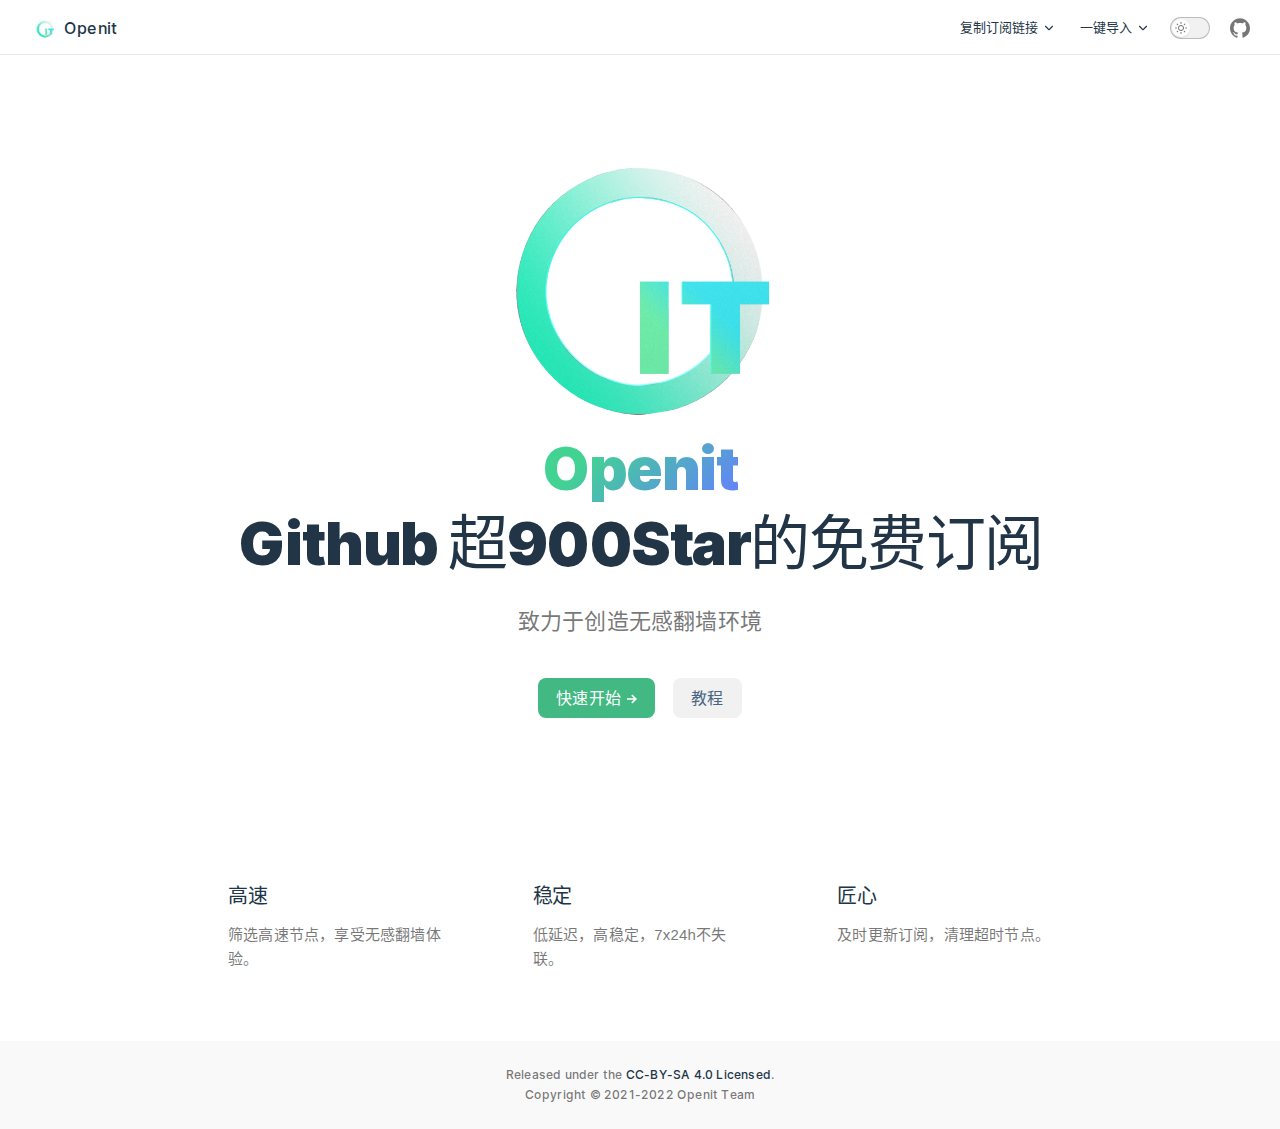
<file: index.html>
<!DOCTYPE html>
<html lang="zh-CN">
  <head>
    <meta charset="utf-8">
    <meta name="viewport" content="width=device-width,initial-scale=1">
    <title>Openit | Openit</title>
    <meta name="description" content="Vue.js - 渐进式的 JavaScript 框架">
    <link rel="stylesheet" href="/assets/style.cd1ec7e0.css">
    <link rel="modulepreload" href="/assets/app.03e99220.js">
    <link rel="modulepreload" href="/assets/index.md.806d8d2b.lean.js">
    <link rel="prefetch" href="/assets/chunks/VPAlgoliaSearchBox.f02d2c8a.js">
    <link rel="icon" href="/logo.svg">
  <link rel="preload" href="/assets/inter-latin.7b37fe23.woff2" as="font" type="font/woff2" crossorigin="anonymous">
  <script>(()=>{const e=localStorage.getItem("vue-theme-appearance");(!e||e==="auto"?window.matchMedia("(prefers-color-scheme: dark)").matches:e==="dark")&&document.documentElement.classList.add("dark")})();</script>
  <meta name="twitter:site" content="@vuejs">
  <meta name="twitter:card" content="summary">
  <meta name="twitter:image" content=".vitepress/public/logo.png">
  <link rel="preconnect" href="https://sponsors.vuejs.org">
  <script>(()=>{const e=(o,r,c=!1)=>{const s=localStorage.getItem(o);(s?s!=="false":c)&&document.documentElement.classList.add(r)};e("vue-docs-prefer-composition","prefer-composition"),e("vue-docs-prefer-sfc","prefer-sfc",!0),window.__VUE_BANNER_ID__="wip",e(`vue-docs-banner-${__VUE_BANNER_ID__}`,"banner-dismissed")})();</script>
  <script src="https://cdn.usefathom.com/script.js" data-site="XNOLWPLB" data-spa="auto" defer=""></script>
  <meta name="twitter:title" content="Openit | Openit">
  <meta property="og:title" content="Openit | Openit">
  </head>
  <body>
    <div id="app"><div class="VPApp" data-v-948376fa><!--[--><span tabindex="-1" data-v-c5ef664c></span><a href="#VPContent" class="VPSkipLink visually-hidden" data-v-c5ef664c> Skip to content </a><!--]--><!----><!--[--><!--]--><header class="VPNav nav-bar stick" data-v-948376fa data-v-bfb30422><div class="VPNavBar" data-v-bfb30422 data-v-b096c1f4><div class="container" data-v-b096c1f4><a class="VPNavBarTitle" href="/" data-v-b096c1f4 data-v-6e966aba><!--[--><svg class="logo" viewBox="0 0 128 128" width="24" height="24" data-v-6e966aba><image id="image0" width="100" height="100" x="20" y="20" href="[data-uri]" data-v-6e966aba></image></svg><span class="text" data-v-6e966aba>Openit</span><!--]--></a><div class="content" data-v-b096c1f4><!----><nav aria-labelledby="main-nav-aria-label" class="VPNavBarMenu menu" data-v-b096c1f4 data-v-eb9d16f8><span id="main-nav-aria-label" class="visually-hidden" data-v-eb9d16f8>Main Navigation</span><!--[--><!--[--><div class="vt-flyout VPNavBarMenuGroup" data-v-eb9d16f8 data-v-e4360d94><button type="button" class="vt-flyout-button" aria-haspopup="true" aria-expanded="false"><span class="vt-flyout-button-text">复制订阅链接 <svg xmlns="http://www.w3.org/2000/svg" aria-hidden="true" focusable="false" viewbox="0 0 24 24" class="vt-flyout-button-text-icon"><path d="M12,16c-0.3,0-0.5-0.1-0.7-0.3l-6-6c-0.4-0.4-0.4-1,0-1.4s1-0.4,1.4,0l5.3,5.3l5.3-5.3c0.4-0.4,1-0.4,1.4,0s0.4,1,0,1.4l-6,6C12.5,15.9,12.3,16,12,16z"></path></svg></span></button><div class="vt-flyout-menu"><div class="vt-menu"><div class="vt-menu-items"><!--[--><!--[--><a class="vt-link link vt-menu-link" href="https://openit.ml/Clash.yaml" target="_blank" rel="noopener noreferrer"><!--[-->Clash（右键复制）<!--]--><svg xmlns="http://www.w3.org/2000/svg" aria-hidden="true" focusable="false" height="24px" viewbox="0 0 24 24" width="24px" class="vt-link-icon"><path d="M0 0h24v24H0V0z" fill="none"></path><path d="M9 5v2h6.59L4 18.59 5.41 20 17 8.41V15h2V5H9z"></path></svg></a><!--]--><!--[--><a class="vt-link link vt-menu-link" href="https://openit.ml/long" target="_blank" rel="noopener noreferrer"><!--[-->Base64（右键复制）<!--]--><svg xmlns="http://www.w3.org/2000/svg" aria-hidden="true" focusable="false" height="24px" viewbox="0 0 24 24" width="24px" class="vt-link-icon"><path d="M0 0h24v24H0V0z" fill="none"></path><path d="M9 5v2h6.59L4 18.59 5.41 20 17 8.41V15h2V5H9z"></path></svg></a><!--]--><!--[--><a class="vt-link link vt-menu-link" href="https://openit.ml/https" target="_blank" rel="noopener noreferrer"><!--[-->Shadowrocket（长按复制）<!--]--><svg xmlns="http://www.w3.org/2000/svg" aria-hidden="true" focusable="false" height="24px" viewbox="0 0 24 24" width="24px" class="vt-link-icon"><path d="M0 0h24v24H0V0z" fill="none"></path><path d="M9 5v2h6.59L4 18.59 5.41 20 17 8.41V15h2V5H9z"></path></svg></a><!--]--><!--[--><a class="vt-link link vt-menu-link" href="https://openit.ml/Quanx.conf" target="_blank" rel="noopener noreferrer"><!--[-->Quantumult X（长按复制）<!--]--><svg xmlns="http://www.w3.org/2000/svg" aria-hidden="true" focusable="false" height="24px" viewbox="0 0 24 24" width="24px" class="vt-link-icon"><path d="M0 0h24v24H0V0z" fill="none"></path><path d="M9 5v2h6.59L4 18.59 5.41 20 17 8.41V15h2V5H9z"></path></svg></a><!--]--><!--]--></div><!--[--><!--]--></div></div></div><!--]--><!--[--><div class="vt-flyout VPNavBarMenuGroup" data-v-eb9d16f8 data-v-e4360d94><button type="button" class="vt-flyout-button" aria-haspopup="true" aria-expanded="false"><span class="vt-flyout-button-text">一键导入 <svg xmlns="http://www.w3.org/2000/svg" aria-hidden="true" focusable="false" viewbox="0 0 24 24" class="vt-flyout-button-text-icon"><path d="M12,16c-0.3,0-0.5-0.1-0.7-0.3l-6-6c-0.4-0.4-0.4-1,0-1.4s1-0.4,1.4,0l5.3,5.3l5.3-5.3c0.4-0.4,1-0.4,1.4,0s0.4,1,0,1.4l-6,6C12.5,15.9,12.3,16,12,16z"></path></svg></span></button><div class="vt-flyout-menu"><div class="vt-menu"><div class="vt-menu-items"><!--[--><!--[--><a class="vt-link link vt-menu-link" href="shadowrocket://config/add/https://openit.ml/https" target="_blank" rel="noopener noreferrer"><!--[-->Shadowrocket<!--]--><svg xmlns="http://www.w3.org/2000/svg" aria-hidden="true" focusable="false" height="24px" viewbox="0 0 24 24" width="24px" class="vt-link-icon"><path d="M0 0h24v24H0V0z" fill="none"></path><path d="M9 5v2h6.59L4 18.59 5.41 20 17 8.41V15h2V5H9z"></path></svg></a><!--]--><!--[--><a class="vt-link link vt-menu-link" href="clash://install-config?url=https://openit.ml/Clash.yaml&amp;name=Openit%20%E8%AE%A2%E9%98%85" target="_blank" rel="noopener noreferrer"><!--[-->Clash for Windows<!--]--><svg xmlns="http://www.w3.org/2000/svg" aria-hidden="true" focusable="false" height="24px" viewbox="0 0 24 24" width="24px" class="vt-link-icon"><path d="M0 0h24v24H0V0z" fill="none"></path><path d="M9 5v2h6.59L4 18.59 5.41 20 17 8.41V15h2V5H9z"></path></svg></a><!--]--><!--]--></div><!--[--><!--]--></div></div></div><!--]--><!--]--></nav><div class="VPNavBarAppearance appearance" data-v-b096c1f4 data-v-67132729><button class="vt-switch vt-switch-appearance" type="button" role="switch" aria-label="toggle dark mode" data-v-67132729><span class="vt-switch-check"><span class="vt-switch-icon"><!--[--><svg xmlns="http://www.w3.org/2000/svg" aria-hidden="true" focusable="false" viewbox="0 0 24 24" class="vt-switch-appearance-sun"><path d="M12,18c-3.3,0-6-2.7-6-6s2.7-6,6-6s6,2.7,6,6S15.3,18,12,18zM12,8c-2.2,0-4,1.8-4,4c0,2.2,1.8,4,4,4c2.2,0,4-1.8,4-4C16,9.8,14.2,8,12,8z"></path><path d="M12,4c-0.6,0-1-0.4-1-1V1c0-0.6,0.4-1,1-1s1,0.4,1,1v2C13,3.6,12.6,4,12,4z"></path><path d="M12,24c-0.6,0-1-0.4-1-1v-2c0-0.6,0.4-1,1-1s1,0.4,1,1v2C13,23.6,12.6,24,12,24z"></path><path d="M5.6,6.6c-0.3,0-0.5-0.1-0.7-0.3L3.5,4.9c-0.4-0.4-0.4-1,0-1.4s1-0.4,1.4,0l1.4,1.4c0.4,0.4,0.4,1,0,1.4C6.2,6.5,5.9,6.6,5.6,6.6z"></path><path d="M19.8,20.8c-0.3,0-0.5-0.1-0.7-0.3l-1.4-1.4c-0.4-0.4-0.4-1,0-1.4s1-0.4,1.4,0l1.4,1.4c0.4,0.4,0.4,1,0,1.4C20.3,20.7,20,20.8,19.8,20.8z"></path><path d="M3,13H1c-0.6,0-1-0.4-1-1s0.4-1,1-1h2c0.6,0,1,0.4,1,1S3.6,13,3,13z"></path><path d="M23,13h-2c-0.6,0-1-0.4-1-1s0.4-1,1-1h2c0.6,0,1,0.4,1,1S23.6,13,23,13z"></path><path d="M4.2,20.8c-0.3,0-0.5-0.1-0.7-0.3c-0.4-0.4-0.4-1,0-1.4l1.4-1.4c0.4-0.4,1-0.4,1.4,0s0.4,1,0,1.4l-1.4,1.4C4.7,20.7,4.5,20.8,4.2,20.8z"></path><path d="M18.4,6.6c-0.3,0-0.5-0.1-0.7-0.3c-0.4-0.4-0.4-1,0-1.4l1.4-1.4c0.4-0.4,1-0.4,1.4,0s0.4,1,0,1.4l-1.4,1.4C18.9,6.5,18.6,6.6,18.4,6.6z"></path></svg><svg xmlns="http://www.w3.org/2000/svg" aria-hidden="true" focusable="false" viewbox="0 0 24 24" class="vt-switch-appearance-moon"><path d="M12.1,22c-0.3,0-0.6,0-0.9,0c-5.5-0.5-9.5-5.4-9-10.9c0.4-4.8,4.2-8.6,9-9c0.4,0,0.8,0.2,1,0.5c0.2,0.3,0.2,0.8-0.1,1.1c-2,2.7-1.4,6.4,1.3,8.4c2.1,1.6,5,1.6,7.1,0c0.3-0.2,0.7-0.3,1.1-0.1c0.3,0.2,0.5,0.6,0.5,1c-0.2,2.7-1.5,5.1-3.6,6.8C16.6,21.2,14.4,22,12.1,22zM9.3,4.4c-2.9,1-5,3.6-5.2,6.8c-0.4,4.4,2.8,8.3,7.2,8.7c2.1,0.2,4.2-0.4,5.8-1.8c1.1-0.9,1.9-2.1,2.4-3.4c-2.5,0.9-5.3,0.5-7.5-1.1C9.2,11.4,8.1,7.7,9.3,4.4z"></path></svg><!--]--></span></span></button></div><div class="vt-social-links VPNavBarSocialLinks social-links" data-v-b096c1f4 data-v-763eb0ef><!--[--><a class="vt-social-link is-small" href="https://github.com/yu-steven/openit" title="github" target="_blank" rel="noopener noreferrer"><svg xmlns="http://www.w3.org/2000/svg" aria-hidden="true" focusable="false" viewbox="0 0 24 24" class="vt-social-link-icon"><path d="M12 .297c-6.63 0-12 5.373-12 12 0 5.303 3.438 9.8 8.205 11.385.6.113.82-.258.82-.577 0-.285-.01-1.04-.015-2.04-3.338.724-4.042-1.61-4.042-1.61C4.422 18.07 3.633 17.7 3.633 17.7c-1.087-.744.084-.729.084-.729 1.205.084 1.838 1.236 1.838 1.236 1.07 1.835 2.809 1.305 3.495.998.108-.776.417-1.305.76-1.605-2.665-.3-5.466-1.332-5.466-5.93 0-1.31.465-2.38 1.235-3.22-.135-.303-.54-1.523.105-3.176 0 0 1.005-.322 3.3 1.23.96-.267 1.98-.399 3-.405 1.02.006 2.04.138 3 .405 2.28-1.552 3.285-1.23 3.285-1.23.645 1.653.24 2.873.12 3.176.765.84 1.23 1.91 1.23 3.22 0 4.61-2.805 5.625-5.475 5.92.42.36.81 1.096.81 2.22 0 1.606-.015 2.896-.015 3.286 0 .315.21.69.825.57C20.565 22.092 24 17.592 24 12.297c0-6.627-5.373-12-12-12"></path></svg><span class="visually-hidden">github</span></a><!--]--></div><div class="vt-flyout VPNavBarExtra extra" data-v-b096c1f4 data-v-00341d91><button type="button" class="vt-flyout-button" aria-haspopup="true" aria-expanded="false" aria-label="extra navigation"><svg xmlns="http://www.w3.org/2000/svg" aria-hidden="true" focusable="false" viewbox="0 0 24 24" class="vt-flyout-button-icon"><circle cx="12" cy="12" r="2"></circle><circle cx="19" cy="12" r="2"></circle><circle cx="5" cy="12" r="2"></circle></svg></button><div class="vt-flyout-menu"><div class="vt-menu"><!----><!--[--><!--[--><div class="vt-menu-group" data-v-00341d91><div class="vt-menu-item item" data-v-00341d91><p class="vt-menu-label" data-v-00341d91>Appearance</p><div class="vt-menu-action action" data-v-00341d91><button class="vt-switch vt-switch-appearance" type="button" role="switch" aria-label="toggle dark mode" data-v-00341d91><span class="vt-switch-check"><span class="vt-switch-icon"><!--[--><svg xmlns="http://www.w3.org/2000/svg" aria-hidden="true" focusable="false" viewbox="0 0 24 24" class="vt-switch-appearance-sun"><path d="M12,18c-3.3,0-6-2.7-6-6s2.7-6,6-6s6,2.7,6,6S15.3,18,12,18zM12,8c-2.2,0-4,1.8-4,4c0,2.2,1.8,4,4,4c2.2,0,4-1.8,4-4C16,9.8,14.2,8,12,8z"></path><path d="M12,4c-0.6,0-1-0.4-1-1V1c0-0.6,0.4-1,1-1s1,0.4,1,1v2C13,3.6,12.6,4,12,4z"></path><path d="M12,24c-0.6,0-1-0.4-1-1v-2c0-0.6,0.4-1,1-1s1,0.4,1,1v2C13,23.6,12.6,24,12,24z"></path><path d="M5.6,6.6c-0.3,0-0.5-0.1-0.7-0.3L3.5,4.9c-0.4-0.4-0.4-1,0-1.4s1-0.4,1.4,0l1.4,1.4c0.4,0.4,0.4,1,0,1.4C6.2,6.5,5.9,6.6,5.6,6.6z"></path><path d="M19.8,20.8c-0.3,0-0.5-0.1-0.7-0.3l-1.4-1.4c-0.4-0.4-0.4-1,0-1.4s1-0.4,1.4,0l1.4,1.4c0.4,0.4,0.4,1,0,1.4C20.3,20.7,20,20.8,19.8,20.8z"></path><path d="M3,13H1c-0.6,0-1-0.4-1-1s0.4-1,1-1h2c0.6,0,1,0.4,1,1S3.6,13,3,13z"></path><path d="M23,13h-2c-0.6,0-1-0.4-1-1s0.4-1,1-1h2c0.6,0,1,0.4,1,1S23.6,13,23,13z"></path><path d="M4.2,20.8c-0.3,0-0.5-0.1-0.7-0.3c-0.4-0.4-0.4-1,0-1.4l1.4-1.4c0.4-0.4,1-0.4,1.4,0s0.4,1,0,1.4l-1.4,1.4C4.7,20.7,4.5,20.8,4.2,20.8z"></path><path d="M18.4,6.6c-0.3,0-0.5-0.1-0.7-0.3c-0.4-0.4-0.4-1,0-1.4l1.4-1.4c0.4-0.4,1-0.4,1.4,0s0.4,1,0,1.4l-1.4,1.4C18.9,6.5,18.6,6.6,18.4,6.6z"></path></svg><svg xmlns="http://www.w3.org/2000/svg" aria-hidden="true" focusable="false" viewbox="0 0 24 24" class="vt-switch-appearance-moon"><path d="M12.1,22c-0.3,0-0.6,0-0.9,0c-5.5-0.5-9.5-5.4-9-10.9c0.4-4.8,4.2-8.6,9-9c0.4,0,0.8,0.2,1,0.5c0.2,0.3,0.2,0.8-0.1,1.1c-2,2.7-1.4,6.4,1.3,8.4c2.1,1.6,5,1.6,7.1,0c0.3-0.2,0.7-0.3,1.1-0.1c0.3,0.2,0.5,0.6,0.5,1c-0.2,2.7-1.5,5.1-3.6,6.8C16.6,21.2,14.4,22,12.1,22zM9.3,4.4c-2.9,1-5,3.6-5.2,6.8c-0.4,4.4,2.8,8.3,7.2,8.7c2.1,0.2,4.2-0.4,5.8-1.8c1.1-0.9,1.9-2.1,2.4-3.4c-2.5,0.9-5.3,0.5-7.5-1.1C9.2,11.4,8.1,7.7,9.3,4.4z"></path></svg><!--]--></span></span></button></div></div></div><div class="vt-menu-group" data-v-00341d91><div class="vt-menu-item item" data-v-00341d91><div class="vt-social-links social-links" data-v-00341d91><!--[--><a class="vt-social-link is-small" href="https://github.com/yu-steven/openit" title="github" target="_blank" rel="noopener noreferrer"><svg xmlns="http://www.w3.org/2000/svg" aria-hidden="true" focusable="false" viewbox="0 0 24 24" class="vt-social-link-icon"><path d="M12 .297c-6.63 0-12 5.373-12 12 0 5.303 3.438 9.8 8.205 11.385.6.113.82-.258.82-.577 0-.285-.01-1.04-.015-2.04-3.338.724-4.042-1.61-4.042-1.61C4.422 18.07 3.633 17.7 3.633 17.7c-1.087-.744.084-.729.084-.729 1.205.084 1.838 1.236 1.838 1.236 1.07 1.835 2.809 1.305 3.495.998.108-.776.417-1.305.76-1.605-2.665-.3-5.466-1.332-5.466-5.93 0-1.31.465-2.38 1.235-3.22-.135-.303-.54-1.523.105-3.176 0 0 1.005-.322 3.3 1.23.96-.267 1.98-.399 3-.405 1.02.006 2.04.138 3 .405 2.28-1.552 3.285-1.23 3.285-1.23.645 1.653.24 2.873.12 3.176.765.84 1.23 1.91 1.23 3.22 0 4.61-2.805 5.625-5.475 5.92.42.36.81 1.096.81 2.22 0 1.606-.015 2.896-.015 3.286 0 .315.21.69.825.57C20.565 22.092 24 17.592 24 12.297c0-6.627-5.373-12-12-12"></path></svg><span class="visually-hidden">github</span></a><!--]--></div></div></div><!--]--><!--]--></div></div></div><button type="button" class="vt-hamburger VPNavBarHamburger hamburger" aria-label="mobile navigation" aria-expanded="false" aria-controls="VPNavScreen" data-v-b096c1f4 data-v-4604e284><span class="vt-hamburger-container"><span class="vt-hamburger-top"></span><span class="vt-hamburger-middle"></span><span class="vt-hamburger-bottom"></span></span></button></div></div></div><!----></header><!----><!----><div id="VPContent" class="VPContent" data-v-948376fa data-v-23496e95><div class="VPContentPage" data-v-23496e95><main><div style="position:relative;"><div><!--[--><section id="hero" data-v-318e0222><img src="/assets/logo.8dd215fe.png" class="image" data-v-318e0222><h1 class="tagline" data-v-318e0222><span class="accent" data-v-318e0222>Openit</span><br data-v-318e0222>Github 超900Star的免费订阅 </h1><p class="description" data-v-318e0222> 致力于创造无感翻墙环境 </p><p class="actions" data-v-318e0222><a class="get-started" href="/guide/README.html" style="background-color:var(--vt-c-green);color:#fff;" data-v-318e0222> 快速开始 <svg class="icon" xmlns="http://www.w3.org/2000/svg" width="10" height="10" viewBox="0 0 24 24" data-v-318e0222><path d="M13.025 1l-2.847 2.828 6.176 6.176h-16.354v3.992h16.354l-6.176 6.176 2.847 2.828 10.975-11z" data-v-318e0222></path></svg></a><a class="setup" href="/tutorial/README.html" data-v-318e0222>教程</a></p></section><section id="highlights" class="vt-box-container" data-v-318e0222><div class="vt-box" data-v-318e0222><h2 data-v-318e0222>高速</h2><p data-v-318e0222> 筛选高速节点，享受无感翻墙体验。 </p></div><div class="vt-box" data-v-318e0222><h2 data-v-318e0222>稳定</h2><p data-v-318e0222> 低延迟，高稳定，7x24h不失联。 </p></div><div class="vt-box" data-v-318e0222><h2 data-v-318e0222>匠心</h2><p data-v-318e0222> 及时更新订阅，清理超时节点。 </p></div></section><!--]--></div></div></main><!--[--><!--]--><div class="VPFooter" data-v-37d426c9><p class="license" data-v-37d426c9> Released under the <a class="vt-link link link" href="https://github.com/yu-steven/openit/blob/main/LICENSE" target="_blank" rel="noopener noreferrer" data-v-37d426c9><!--[-->CC-BY-SA 4.0 Licensed<!--]--><!----></a>. </p><p class="copyright" data-v-37d426c9>Copyright © 2021-2022 Openit Team</p></div><!--[--><!--]--></div></div><div class="visually-hidden" aria-live="polite" data-v-948376fa>Openit has loaded</div></div></div>
    <script>__VP_HASH_MAP__ = JSON.parse("{\"guide_readme.md\":\"905e2a2c\",\"guide_about.md\":\"1627971b\",\"guide_android.md\":\"23bc04c4\",\"guide_androidtv.md\":\"126aab33\",\"guide_ios.md\":\"67420185\",\"guide_linux.md\":\"1405e75c\",\"guide_macos.md\":\"6a1a4ff5\",\"guide_windows.md\":\"8b22e4a4\",\"index.md\":\"806d8d2b\",\"tutorial_readme.md\":\"731cde93\",\"tutorial_ios-shadowrocket.md\":\"8fbb9578\",\"tutorial_win-cfw-zh.md\":\"27bf0145\"}")</script>
    <script type="module" async src="/assets/app.03e99220.js"></script>
    
  </body>
</html>
</file>
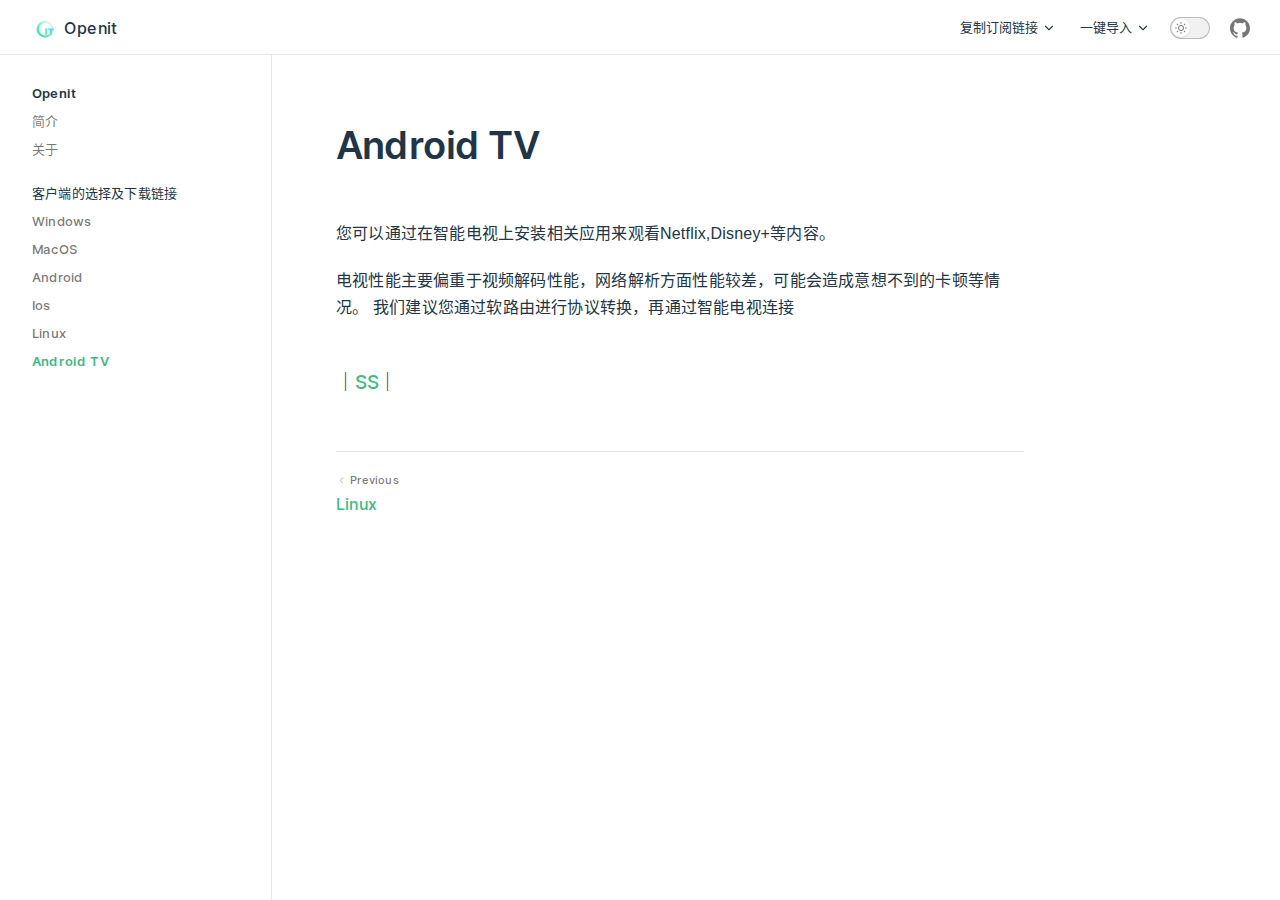
<file: guide/androidtv.html>
<!DOCTYPE html>
<html lang="zh-CN">
  <head>
    <meta charset="utf-8">
    <meta name="viewport" content="width=device-width,initial-scale=1">
    <title>Android TV | Openit</title>
    <meta name="description" content="Vue.js - 渐进式的 JavaScript 框架">
    <link rel="stylesheet" href="/assets/style.cd1ec7e0.css">
    <link rel="modulepreload" href="/assets/app.03e99220.js">
    <link rel="modulepreload" href="/assets/guide_androidtv.md.126aab33.lean.js">
    <link rel="prefetch" href="/assets/chunks/VPAlgoliaSearchBox.f02d2c8a.js">
    <link rel="icon" href="/logo.svg">
  <link rel="preload" href="/assets/inter-latin.7b37fe23.woff2" as="font" type="font/woff2" crossorigin="anonymous">
  <script>(()=>{const e=localStorage.getItem("vue-theme-appearance");(!e||e==="auto"?window.matchMedia("(prefers-color-scheme: dark)").matches:e==="dark")&&document.documentElement.classList.add("dark")})();</script>
  <meta name="twitter:site" content="@vuejs">
  <meta name="twitter:card" content="summary">
  <meta name="twitter:image" content=".vitepress/public/logo.png">
  <link rel="preconnect" href="https://sponsors.vuejs.org">
  <script>(()=>{const e=(o,r,c=!1)=>{const s=localStorage.getItem(o);(s?s!=="false":c)&&document.documentElement.classList.add(r)};e("vue-docs-prefer-composition","prefer-composition"),e("vue-docs-prefer-sfc","prefer-sfc",!0),window.__VUE_BANNER_ID__="wip",e(`vue-docs-banner-${__VUE_BANNER_ID__}`,"banner-dismissed")})();</script>
  <script src="https://cdn.usefathom.com/script.js" data-site="XNOLWPLB" data-spa="auto" defer=""></script>
  <meta name="twitter:title" content="Android TV | Openit">
  <meta property="og:title" content="Android TV | Openit">
  </head>
  <body>
    <div id="app"><div class="VPApp" data-v-948376fa><!--[--><span tabindex="-1" data-v-c5ef664c></span><a href="#VPContent" class="VPSkipLink visually-hidden" data-v-c5ef664c> Skip to content </a><!--]--><!----><!--[--><!--]--><header class="VPNav nav-bar" data-v-948376fa data-v-bfb30422><div class="VPNavBar" data-v-bfb30422 data-v-b096c1f4><div class="container" data-v-b096c1f4><a class="VPNavBarTitle" href="/" data-v-b096c1f4 data-v-6e966aba><!--[--><svg class="logo" viewBox="0 0 128 128" width="24" height="24" data-v-6e966aba><image id="image0" width="100" height="100" x="20" y="20" href="[data-uri]" data-v-6e966aba></image></svg><span class="text" data-v-6e966aba>Openit</span><!--]--></a><div class="content" data-v-b096c1f4><!----><nav aria-labelledby="main-nav-aria-label" class="VPNavBarMenu menu" data-v-b096c1f4 data-v-eb9d16f8><span id="main-nav-aria-label" class="visually-hidden" data-v-eb9d16f8>Main Navigation</span><!--[--><!--[--><div class="vt-flyout VPNavBarMenuGroup" data-v-eb9d16f8 data-v-e4360d94><button type="button" class="vt-flyout-button" aria-haspopup="true" aria-expanded="false"><span class="vt-flyout-button-text">复制订阅链接 <svg xmlns="http://www.w3.org/2000/svg" aria-hidden="true" focusable="false" viewbox="0 0 24 24" class="vt-flyout-button-text-icon"><path d="M12,16c-0.3,0-0.5-0.1-0.7-0.3l-6-6c-0.4-0.4-0.4-1,0-1.4s1-0.4,1.4,0l5.3,5.3l5.3-5.3c0.4-0.4,1-0.4,1.4,0s0.4,1,0,1.4l-6,6C12.5,15.9,12.3,16,12,16z"></path></svg></span></button><div class="vt-flyout-menu"><div class="vt-menu"><div class="vt-menu-items"><!--[--><!--[--><a class="vt-link link vt-menu-link" href="https://openit.ml/Clash.yaml" target="_blank" rel="noopener noreferrer"><!--[-->Clash（右键复制）<!--]--><svg xmlns="http://www.w3.org/2000/svg" aria-hidden="true" focusable="false" height="24px" viewbox="0 0 24 24" width="24px" class="vt-link-icon"><path d="M0 0h24v24H0V0z" fill="none"></path><path d="M9 5v2h6.59L4 18.59 5.41 20 17 8.41V15h2V5H9z"></path></svg></a><!--]--><!--[--><a class="vt-link link vt-menu-link" href="https://openit.ml/long" target="_blank" rel="noopener noreferrer"><!--[-->Base64（右键复制）<!--]--><svg xmlns="http://www.w3.org/2000/svg" aria-hidden="true" focusable="false" height="24px" viewbox="0 0 24 24" width="24px" class="vt-link-icon"><path d="M0 0h24v24H0V0z" fill="none"></path><path d="M9 5v2h6.59L4 18.59 5.41 20 17 8.41V15h2V5H9z"></path></svg></a><!--]--><!--[--><a class="vt-link link vt-menu-link" href="https://openit.ml/https" target="_blank" rel="noopener noreferrer"><!--[-->Shadowrocket（长按复制）<!--]--><svg xmlns="http://www.w3.org/2000/svg" aria-hidden="true" focusable="false" height="24px" viewbox="0 0 24 24" width="24px" class="vt-link-icon"><path d="M0 0h24v24H0V0z" fill="none"></path><path d="M9 5v2h6.59L4 18.59 5.41 20 17 8.41V15h2V5H9z"></path></svg></a><!--]--><!--[--><a class="vt-link link vt-menu-link" href="https://openit.ml/Quanx.conf" target="_blank" rel="noopener noreferrer"><!--[-->Quantumult X（长按复制）<!--]--><svg xmlns="http://www.w3.org/2000/svg" aria-hidden="true" focusable="false" height="24px" viewbox="0 0 24 24" width="24px" class="vt-link-icon"><path d="M0 0h24v24H0V0z" fill="none"></path><path d="M9 5v2h6.59L4 18.59 5.41 20 17 8.41V15h2V5H9z"></path></svg></a><!--]--><!--]--></div><!--[--><!--]--></div></div></div><!--]--><!--[--><div class="vt-flyout VPNavBarMenuGroup" data-v-eb9d16f8 data-v-e4360d94><button type="button" class="vt-flyout-button" aria-haspopup="true" aria-expanded="false"><span class="vt-flyout-button-text">一键导入 <svg xmlns="http://www.w3.org/2000/svg" aria-hidden="true" focusable="false" viewbox="0 0 24 24" class="vt-flyout-button-text-icon"><path d="M12,16c-0.3,0-0.5-0.1-0.7-0.3l-6-6c-0.4-0.4-0.4-1,0-1.4s1-0.4,1.4,0l5.3,5.3l5.3-5.3c0.4-0.4,1-0.4,1.4,0s0.4,1,0,1.4l-6,6C12.5,15.9,12.3,16,12,16z"></path></svg></span></button><div class="vt-flyout-menu"><div class="vt-menu"><div class="vt-menu-items"><!--[--><!--[--><a class="vt-link link vt-menu-link" href="shadowrocket://config/add/https://openit.ml/https" target="_blank" rel="noopener noreferrer"><!--[-->Shadowrocket<!--]--><svg xmlns="http://www.w3.org/2000/svg" aria-hidden="true" focusable="false" height="24px" viewbox="0 0 24 24" width="24px" class="vt-link-icon"><path d="M0 0h24v24H0V0z" fill="none"></path><path d="M9 5v2h6.59L4 18.59 5.41 20 17 8.41V15h2V5H9z"></path></svg></a><!--]--><!--[--><a class="vt-link link vt-menu-link" href="clash://install-config?url=https://openit.ml/Clash.yaml&amp;name=Openit%20%E8%AE%A2%E9%98%85" target="_blank" rel="noopener noreferrer"><!--[-->Clash for Windows<!--]--><svg xmlns="http://www.w3.org/2000/svg" aria-hidden="true" focusable="false" height="24px" viewbox="0 0 24 24" width="24px" class="vt-link-icon"><path d="M0 0h24v24H0V0z" fill="none"></path><path d="M9 5v2h6.59L4 18.59 5.41 20 17 8.41V15h2V5H9z"></path></svg></a><!--]--><!--]--></div><!--[--><!--]--></div></div></div><!--]--><!--]--></nav><div class="VPNavBarAppearance appearance" data-v-b096c1f4 data-v-67132729><button class="vt-switch vt-switch-appearance" type="button" role="switch" aria-label="toggle dark mode" data-v-67132729><span class="vt-switch-check"><span class="vt-switch-icon"><!--[--><svg xmlns="http://www.w3.org/2000/svg" aria-hidden="true" focusable="false" viewbox="0 0 24 24" class="vt-switch-appearance-sun"><path d="M12,18c-3.3,0-6-2.7-6-6s2.7-6,6-6s6,2.7,6,6S15.3,18,12,18zM12,8c-2.2,0-4,1.8-4,4c0,2.2,1.8,4,4,4c2.2,0,4-1.8,4-4C16,9.8,14.2,8,12,8z"></path><path d="M12,4c-0.6,0-1-0.4-1-1V1c0-0.6,0.4-1,1-1s1,0.4,1,1v2C13,3.6,12.6,4,12,4z"></path><path d="M12,24c-0.6,0-1-0.4-1-1v-2c0-0.6,0.4-1,1-1s1,0.4,1,1v2C13,23.6,12.6,24,12,24z"></path><path d="M5.6,6.6c-0.3,0-0.5-0.1-0.7-0.3L3.5,4.9c-0.4-0.4-0.4-1,0-1.4s1-0.4,1.4,0l1.4,1.4c0.4,0.4,0.4,1,0,1.4C6.2,6.5,5.9,6.6,5.6,6.6z"></path><path d="M19.8,20.8c-0.3,0-0.5-0.1-0.7-0.3l-1.4-1.4c-0.4-0.4-0.4-1,0-1.4s1-0.4,1.4,0l1.4,1.4c0.4,0.4,0.4,1,0,1.4C20.3,20.7,20,20.8,19.8,20.8z"></path><path d="M3,13H1c-0.6,0-1-0.4-1-1s0.4-1,1-1h2c0.6,0,1,0.4,1,1S3.6,13,3,13z"></path><path d="M23,13h-2c-0.6,0-1-0.4-1-1s0.4-1,1-1h2c0.6,0,1,0.4,1,1S23.6,13,23,13z"></path><path d="M4.2,20.8c-0.3,0-0.5-0.1-0.7-0.3c-0.4-0.4-0.4-1,0-1.4l1.4-1.4c0.4-0.4,1-0.4,1.4,0s0.4,1,0,1.4l-1.4,1.4C4.7,20.7,4.5,20.8,4.2,20.8z"></path><path d="M18.4,6.6c-0.3,0-0.5-0.1-0.7-0.3c-0.4-0.4-0.4-1,0-1.4l1.4-1.4c0.4-0.4,1-0.4,1.4,0s0.4,1,0,1.4l-1.4,1.4C18.9,6.5,18.6,6.6,18.4,6.6z"></path></svg><svg xmlns="http://www.w3.org/2000/svg" aria-hidden="true" focusable="false" viewbox="0 0 24 24" class="vt-switch-appearance-moon"><path d="M12.1,22c-0.3,0-0.6,0-0.9,0c-5.5-0.5-9.5-5.4-9-10.9c0.4-4.8,4.2-8.6,9-9c0.4,0,0.8,0.2,1,0.5c0.2,0.3,0.2,0.8-0.1,1.1c-2,2.7-1.4,6.4,1.3,8.4c2.1,1.6,5,1.6,7.1,0c0.3-0.2,0.7-0.3,1.1-0.1c0.3,0.2,0.5,0.6,0.5,1c-0.2,2.7-1.5,5.1-3.6,6.8C16.6,21.2,14.4,22,12.1,22zM9.3,4.4c-2.9,1-5,3.6-5.2,6.8c-0.4,4.4,2.8,8.3,7.2,8.7c2.1,0.2,4.2-0.4,5.8-1.8c1.1-0.9,1.9-2.1,2.4-3.4c-2.5,0.9-5.3,0.5-7.5-1.1C9.2,11.4,8.1,7.7,9.3,4.4z"></path></svg><!--]--></span></span></button></div><div class="vt-social-links VPNavBarSocialLinks social-links" data-v-b096c1f4 data-v-763eb0ef><!--[--><a class="vt-social-link is-small" href="https://github.com/yu-steven/openit" title="github" target="_blank" rel="noopener noreferrer"><svg xmlns="http://www.w3.org/2000/svg" aria-hidden="true" focusable="false" viewbox="0 0 24 24" class="vt-social-link-icon"><path d="M12 .297c-6.63 0-12 5.373-12 12 0 5.303 3.438 9.8 8.205 11.385.6.113.82-.258.82-.577 0-.285-.01-1.04-.015-2.04-3.338.724-4.042-1.61-4.042-1.61C4.422 18.07 3.633 17.7 3.633 17.7c-1.087-.744.084-.729.084-.729 1.205.084 1.838 1.236 1.838 1.236 1.07 1.835 2.809 1.305 3.495.998.108-.776.417-1.305.76-1.605-2.665-.3-5.466-1.332-5.466-5.93 0-1.31.465-2.38 1.235-3.22-.135-.303-.54-1.523.105-3.176 0 0 1.005-.322 3.3 1.23.96-.267 1.98-.399 3-.405 1.02.006 2.04.138 3 .405 2.28-1.552 3.285-1.23 3.285-1.23.645 1.653.24 2.873.12 3.176.765.84 1.23 1.91 1.23 3.22 0 4.61-2.805 5.625-5.475 5.92.42.36.81 1.096.81 2.22 0 1.606-.015 2.896-.015 3.286 0 .315.21.69.825.57C20.565 22.092 24 17.592 24 12.297c0-6.627-5.373-12-12-12"></path></svg><span class="visually-hidden">github</span></a><!--]--></div><div class="vt-flyout VPNavBarExtra extra" data-v-b096c1f4 data-v-00341d91><button type="button" class="vt-flyout-button" aria-haspopup="true" aria-expanded="false" aria-label="extra navigation"><svg xmlns="http://www.w3.org/2000/svg" aria-hidden="true" focusable="false" viewbox="0 0 24 24" class="vt-flyout-button-icon"><circle cx="12" cy="12" r="2"></circle><circle cx="19" cy="12" r="2"></circle><circle cx="5" cy="12" r="2"></circle></svg></button><div class="vt-flyout-menu"><div class="vt-menu"><!----><!--[--><!--[--><div class="vt-menu-group" data-v-00341d91><div class="vt-menu-item item" data-v-00341d91><p class="vt-menu-label" data-v-00341d91>Appearance</p><div class="vt-menu-action action" data-v-00341d91><button class="vt-switch vt-switch-appearance" type="button" role="switch" aria-label="toggle dark mode" data-v-00341d91><span class="vt-switch-check"><span class="vt-switch-icon"><!--[--><svg xmlns="http://www.w3.org/2000/svg" aria-hidden="true" focusable="false" viewbox="0 0 24 24" class="vt-switch-appearance-sun"><path d="M12,18c-3.3,0-6-2.7-6-6s2.7-6,6-6s6,2.7,6,6S15.3,18,12,18zM12,8c-2.2,0-4,1.8-4,4c0,2.2,1.8,4,4,4c2.2,0,4-1.8,4-4C16,9.8,14.2,8,12,8z"></path><path d="M12,4c-0.6,0-1-0.4-1-1V1c0-0.6,0.4-1,1-1s1,0.4,1,1v2C13,3.6,12.6,4,12,4z"></path><path d="M12,24c-0.6,0-1-0.4-1-1v-2c0-0.6,0.4-1,1-1s1,0.4,1,1v2C13,23.6,12.6,24,12,24z"></path><path d="M5.6,6.6c-0.3,0-0.5-0.1-0.7-0.3L3.5,4.9c-0.4-0.4-0.4-1,0-1.4s1-0.4,1.4,0l1.4,1.4c0.4,0.4,0.4,1,0,1.4C6.2,6.5,5.9,6.6,5.6,6.6z"></path><path d="M19.8,20.8c-0.3,0-0.5-0.1-0.7-0.3l-1.4-1.4c-0.4-0.4-0.4-1,0-1.4s1-0.4,1.4,0l1.4,1.4c0.4,0.4,0.4,1,0,1.4C20.3,20.7,20,20.8,19.8,20.8z"></path><path d="M3,13H1c-0.6,0-1-0.4-1-1s0.4-1,1-1h2c0.6,0,1,0.4,1,1S3.6,13,3,13z"></path><path d="M23,13h-2c-0.6,0-1-0.4-1-1s0.4-1,1-1h2c0.6,0,1,0.4,1,1S23.6,13,23,13z"></path><path d="M4.2,20.8c-0.3,0-0.5-0.1-0.7-0.3c-0.4-0.4-0.4-1,0-1.4l1.4-1.4c0.4-0.4,1-0.4,1.4,0s0.4,1,0,1.4l-1.4,1.4C4.7,20.7,4.5,20.8,4.2,20.8z"></path><path d="M18.4,6.6c-0.3,0-0.5-0.1-0.7-0.3c-0.4-0.4-0.4-1,0-1.4l1.4-1.4c0.4-0.4,1-0.4,1.4,0s0.4,1,0,1.4l-1.4,1.4C18.9,6.5,18.6,6.6,18.4,6.6z"></path></svg><svg xmlns="http://www.w3.org/2000/svg" aria-hidden="true" focusable="false" viewbox="0 0 24 24" class="vt-switch-appearance-moon"><path d="M12.1,22c-0.3,0-0.6,0-0.9,0c-5.5-0.5-9.5-5.4-9-10.9c0.4-4.8,4.2-8.6,9-9c0.4,0,0.8,0.2,1,0.5c0.2,0.3,0.2,0.8-0.1,1.1c-2,2.7-1.4,6.4,1.3,8.4c2.1,1.6,5,1.6,7.1,0c0.3-0.2,0.7-0.3,1.1-0.1c0.3,0.2,0.5,0.6,0.5,1c-0.2,2.7-1.5,5.1-3.6,6.8C16.6,21.2,14.4,22,12.1,22zM9.3,4.4c-2.9,1-5,3.6-5.2,6.8c-0.4,4.4,2.8,8.3,7.2,8.7c2.1,0.2,4.2-0.4,5.8-1.8c1.1-0.9,1.9-2.1,2.4-3.4c-2.5,0.9-5.3,0.5-7.5-1.1C9.2,11.4,8.1,7.7,9.3,4.4z"></path></svg><!--]--></span></span></button></div></div></div><div class="vt-menu-group" data-v-00341d91><div class="vt-menu-item item" data-v-00341d91><div class="vt-social-links social-links" data-v-00341d91><!--[--><a class="vt-social-link is-small" href="https://github.com/yu-steven/openit" title="github" target="_blank" rel="noopener noreferrer"><svg xmlns="http://www.w3.org/2000/svg" aria-hidden="true" focusable="false" viewbox="0 0 24 24" class="vt-social-link-icon"><path d="M12 .297c-6.63 0-12 5.373-12 12 0 5.303 3.438 9.8 8.205 11.385.6.113.82-.258.82-.577 0-.285-.01-1.04-.015-2.04-3.338.724-4.042-1.61-4.042-1.61C4.422 18.07 3.633 17.7 3.633 17.7c-1.087-.744.084-.729.084-.729 1.205.084 1.838 1.236 1.838 1.236 1.07 1.835 2.809 1.305 3.495.998.108-.776.417-1.305.76-1.605-2.665-.3-5.466-1.332-5.466-5.93 0-1.31.465-2.38 1.235-3.22-.135-.303-.54-1.523.105-3.176 0 0 1.005-.322 3.3 1.23.96-.267 1.98-.399 3-.405 1.02.006 2.04.138 3 .405 2.28-1.552 3.285-1.23 3.285-1.23.645 1.653.24 2.873.12 3.176.765.84 1.23 1.91 1.23 3.22 0 4.61-2.805 5.625-5.475 5.92.42.36.81 1.096.81 2.22 0 1.606-.015 2.896-.015 3.286 0 .315.21.69.825.57C20.565 22.092 24 17.592 24 12.297c0-6.627-5.373-12-12-12"></path></svg><span class="visually-hidden">github</span></a><!--]--></div></div></div><!--]--><!--]--></div></div></div><button type="button" class="vt-hamburger VPNavBarHamburger hamburger" aria-label="mobile navigation" aria-expanded="false" aria-controls="VPNavScreen" data-v-b096c1f4 data-v-4604e284><span class="vt-hamburger-container"><span class="vt-hamburger-top"></span><span class="vt-hamburger-middle"></span><span class="vt-hamburger-bottom"></span></span></button></div></div></div><!----></header><div class="VPLocalNav" data-v-948376fa data-v-43a935a8><button class="menu" aria-expanded="false" aria-controls="VPSidebarNav" data-v-43a935a8><svg xmlns="http://www.w3.org/2000/svg" aria-hidden="true" focusable="false" viewbox="0 0 24 24" class="menu-icon" data-v-43a935a8><path d="M17,11H3c-0.6,0-1-0.4-1-1s0.4-1,1-1h14c0.6,0,1,0.4,1,1S17.6,11,17,11z"></path><path d="M21,7H3C2.4,7,2,6.6,2,6s0.4-1,1-1h18c0.6,0,1,0.4,1,1S21.6,7,21,7z"></path><path d="M21,15H3c-0.6,0-1-0.4-1-1s0.4-1,1-1h18c0.6,0,1,0.4,1,1S21.6,15,21,15z"></path><path d="M17,19H3c-0.6,0-1-0.4-1-1s0.4-1,1-1h14c0.6,0,1,0.4,1,1S17.6,19,17,19z"></path></svg><span class="menu-text" data-v-43a935a8>Menu</span></button><a class="top-link" href="#" data-v-43a935a8>Return to top</a></div><aside class="VPSidebar" data-v-948376fa data-v-72830564><nav id="VPSidebarNav" aria-labelledby="sidebar-aria-label" tabindex="-1" data-v-72830564><!--[--><!--]--><span id="sidebar-aria-label" class="visually-hidden" data-v-72830564>Sidebar Navigation</span><!--[--><div class="group" data-v-72830564><section class="VPSidebarGroup" data-v-72830564 data-v-2ecd291a><div class="title" data-v-2ecd291a><h2 class="title-text" data-v-2ecd291a>Openit</h2></div><!--[--><a class="link" href="/guide/README.html" data-v-2ecd291a data-v-26421c41><p class="link-text" data-v-26421c41>简介</p></a><a class="link" href="/guide/about.html" data-v-2ecd291a data-v-26421c41><p class="link-text" data-v-26421c41>关于</p></a><!--]--></section></div><div class="group" data-v-72830564><section class="VPSidebarGroup" data-v-72830564 data-v-2ecd291a><div class="title" data-v-2ecd291a><h2 class="active title-text" data-v-2ecd291a>客户端的选择及下载链接</h2></div><!--[--><a class="link" href="/guide/windows.html" data-v-2ecd291a data-v-26421c41><p class="link-text" data-v-26421c41>Windows</p></a><a class="link" href="/guide/macos.html" data-v-2ecd291a data-v-26421c41><p class="link-text" data-v-26421c41>MacOS</p></a><a class="link" href="/guide/android.html" data-v-2ecd291a data-v-26421c41><p class="link-text" data-v-26421c41>Android</p></a><a class="link" href="/guide/ios.html" data-v-2ecd291a data-v-26421c41><p class="link-text" data-v-26421c41>Ios</p></a><a class="link" href="/guide/linux.html" data-v-2ecd291a data-v-26421c41><p class="link-text" data-v-26421c41>Linux</p></a><a class="link active" href="/guide/androidtv.html" data-v-2ecd291a data-v-26421c41><p class="link-text" data-v-26421c41>Android TV</p></a><!--]--></section></div><!--]--><!--[--><!--]--></nav></aside><div id="VPContent" class="VPContent has-sidebar" data-v-948376fa data-v-23496e95><div class="VPContentDoc has-aside has-sidebar" data-v-23496e95 data-v-53ffffc8><div class="container" data-v-53ffffc8></div><div class="content" data-v-53ffffc8><!--[--><!--]--><main data-v-53ffffc8><div style="position:relative;" class="vt-doc guide" data-v-53ffffc8><div><h1 id="android-tv" tabindex="-1">Android TV <a class="header-anchor" href="#android-tv" aria-hidden="true">#</a></h1><p>您可以通过在智能电视上安装相关应用来观看Netflix,Disney+等内容。</p><p>电视性能主要偏重于视频解码性能，网络解析方面性能较差，可能会造成意想不到的卡顿等情况。 我们建议您通过软路由进行协议转换，再通过智能电视连接</p><h3 id="｜ss｜" tabindex="-1">｜<a href="https://ghproxy.com/github.com/shadowsocks/shadowsocks-android/releases/download/v5.2.6/shadowsocks-tv--universal-v5.2.6.apk" target="_blank" rel="noopener noreferrer">SS</a>｜ <a class="header-anchor" href="#｜ss｜" aria-hidden="true">#</a></h3></div></div><!----></main><!--[--><!--]--><footer class="VPContentDocFooter" data-v-53ffffc8 data-v-85186248><a class="prev-link" href="/guide/linux.html" data-v-85186248><span class="desc" data-v-85186248><svg xmlns="http://www.w3.org/2000/svg" aria-hidden="true" focusable="false" viewbox="0 0 24 24" class="vt-link-icon" data-v-85186248><path d="M15,19c-0.3,0-0.5-0.1-0.7-0.3l-6-6c-0.4-0.4-0.4-1,0-1.4l6-6c0.4-0.4,1-0.4,1.4,0s0.4,1,0,1.4L10.4,12l5.3,5.3c0.4,0.4,0.4,1,0,1.4C15.5,18.9,15.3,19,15,19z"></path></svg> Previous</span><span class="title" data-v-85186248>Linux</span></a><!----></footer></div></div></div><div class="visually-hidden" aria-live="polite" data-v-948376fa>Android TV has loaded</div></div></div>
    <script>__VP_HASH_MAP__ = JSON.parse("{\"guide_readme.md\":\"905e2a2c\",\"guide_about.md\":\"1627971b\",\"guide_android.md\":\"23bc04c4\",\"guide_androidtv.md\":\"126aab33\",\"guide_ios.md\":\"67420185\",\"guide_linux.md\":\"1405e75c\",\"guide_macos.md\":\"6a1a4ff5\",\"guide_windows.md\":\"8b22e4a4\",\"index.md\":\"806d8d2b\",\"tutorial_readme.md\":\"731cde93\",\"tutorial_ios-shadowrocket.md\":\"8fbb9578\",\"tutorial_win-cfw-zh.md\":\"27bf0145\"}")</script>
    <script type="module" async src="/assets/app.03e99220.js"></script>
    
  </body>
</html>
</file>
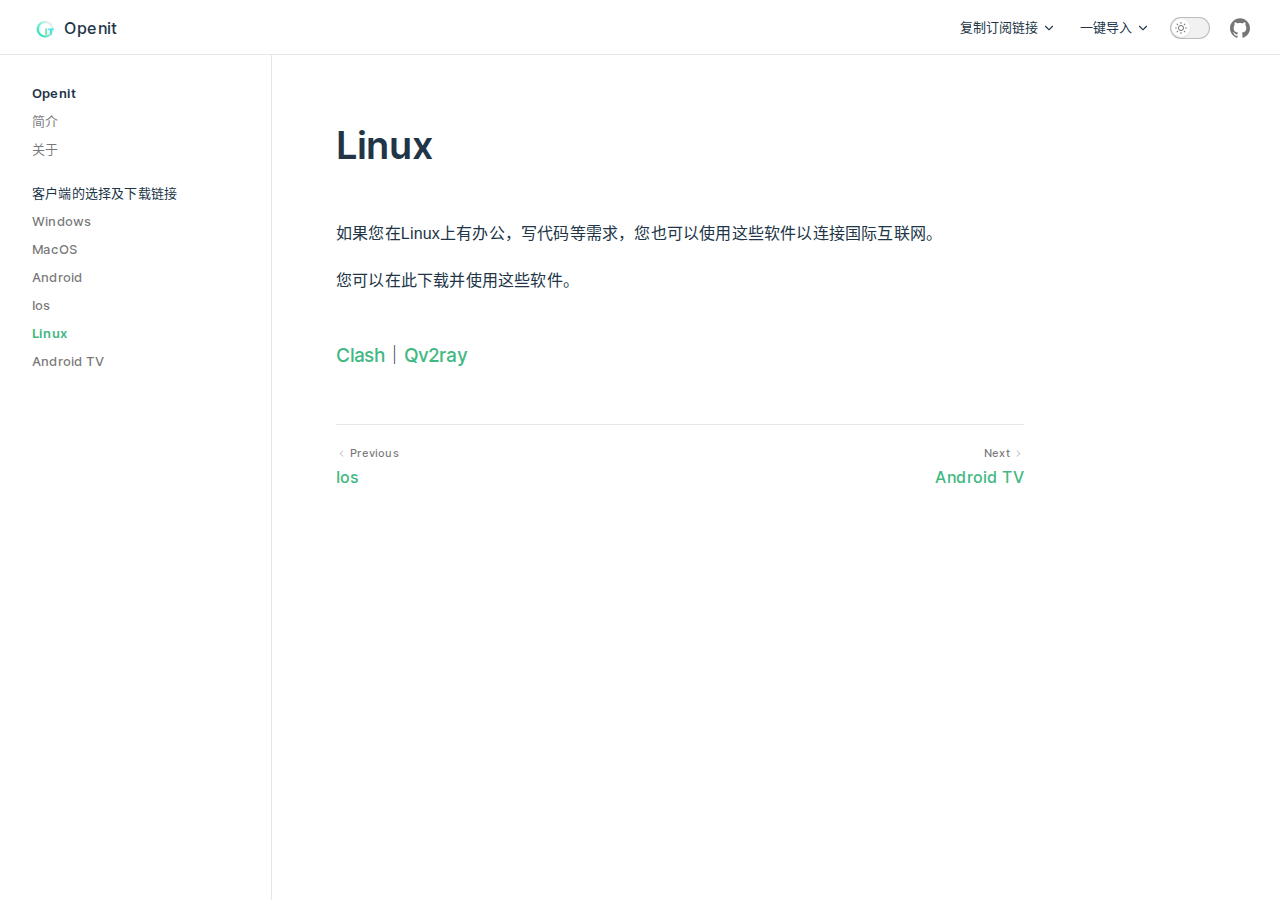
<file: guide/linux.html>
<!DOCTYPE html>
<html lang="zh-CN">
  <head>
    <meta charset="utf-8">
    <meta name="viewport" content="width=device-width,initial-scale=1">
    <title>Linux | Openit</title>
    <meta name="description" content="Vue.js - 渐进式的 JavaScript 框架">
    <link rel="stylesheet" href="/assets/style.cd1ec7e0.css">
    <link rel="modulepreload" href="/assets/app.03e99220.js">
    <link rel="modulepreload" href="/assets/guide_linux.md.1405e75c.lean.js">
    <link rel="prefetch" href="/assets/chunks/VPAlgoliaSearchBox.f02d2c8a.js">
    <link rel="icon" href="/logo.svg">
  <link rel="preload" href="/assets/inter-latin.7b37fe23.woff2" as="font" type="font/woff2" crossorigin="anonymous">
  <script>(()=>{const e=localStorage.getItem("vue-theme-appearance");(!e||e==="auto"?window.matchMedia("(prefers-color-scheme: dark)").matches:e==="dark")&&document.documentElement.classList.add("dark")})();</script>
  <meta name="twitter:site" content="@vuejs">
  <meta name="twitter:card" content="summary">
  <meta name="twitter:image" content=".vitepress/public/logo.png">
  <link rel="preconnect" href="https://sponsors.vuejs.org">
  <script>(()=>{const e=(o,r,c=!1)=>{const s=localStorage.getItem(o);(s?s!=="false":c)&&document.documentElement.classList.add(r)};e("vue-docs-prefer-composition","prefer-composition"),e("vue-docs-prefer-sfc","prefer-sfc",!0),window.__VUE_BANNER_ID__="wip",e(`vue-docs-banner-${__VUE_BANNER_ID__}`,"banner-dismissed")})();</script>
  <script src="https://cdn.usefathom.com/script.js" data-site="XNOLWPLB" data-spa="auto" defer=""></script>
  <meta name="twitter:title" content="Linux | Openit">
  <meta property="og:title" content="Linux | Openit">
  </head>
  <body>
    <div id="app"><div class="VPApp" data-v-948376fa><!--[--><span tabindex="-1" data-v-c5ef664c></span><a href="#VPContent" class="VPSkipLink visually-hidden" data-v-c5ef664c> Skip to content </a><!--]--><!----><!--[--><!--]--><header class="VPNav nav-bar" data-v-948376fa data-v-bfb30422><div class="VPNavBar" data-v-bfb30422 data-v-b096c1f4><div class="container" data-v-b096c1f4><a class="VPNavBarTitle" href="/" data-v-b096c1f4 data-v-6e966aba><!--[--><svg class="logo" viewBox="0 0 128 128" width="24" height="24" data-v-6e966aba><image id="image0" width="100" height="100" x="20" y="20" href="[data-uri]" data-v-6e966aba></image></svg><span class="text" data-v-6e966aba>Openit</span><!--]--></a><div class="content" data-v-b096c1f4><!----><nav aria-labelledby="main-nav-aria-label" class="VPNavBarMenu menu" data-v-b096c1f4 data-v-eb9d16f8><span id="main-nav-aria-label" class="visually-hidden" data-v-eb9d16f8>Main Navigation</span><!--[--><!--[--><div class="vt-flyout VPNavBarMenuGroup" data-v-eb9d16f8 data-v-e4360d94><button type="button" class="vt-flyout-button" aria-haspopup="true" aria-expanded="false"><span class="vt-flyout-button-text">复制订阅链接 <svg xmlns="http://www.w3.org/2000/svg" aria-hidden="true" focusable="false" viewbox="0 0 24 24" class="vt-flyout-button-text-icon"><path d="M12,16c-0.3,0-0.5-0.1-0.7-0.3l-6-6c-0.4-0.4-0.4-1,0-1.4s1-0.4,1.4,0l5.3,5.3l5.3-5.3c0.4-0.4,1-0.4,1.4,0s0.4,1,0,1.4l-6,6C12.5,15.9,12.3,16,12,16z"></path></svg></span></button><div class="vt-flyout-menu"><div class="vt-menu"><div class="vt-menu-items"><!--[--><!--[--><a class="vt-link link vt-menu-link" href="https://openit.ml/Clash.yaml" target="_blank" rel="noopener noreferrer"><!--[-->Clash（右键复制）<!--]--><svg xmlns="http://www.w3.org/2000/svg" aria-hidden="true" focusable="false" height="24px" viewbox="0 0 24 24" width="24px" class="vt-link-icon"><path d="M0 0h24v24H0V0z" fill="none"></path><path d="M9 5v2h6.59L4 18.59 5.41 20 17 8.41V15h2V5H9z"></path></svg></a><!--]--><!--[--><a class="vt-link link vt-menu-link" href="https://openit.ml/long" target="_blank" rel="noopener noreferrer"><!--[-->Base64（右键复制）<!--]--><svg xmlns="http://www.w3.org/2000/svg" aria-hidden="true" focusable="false" height="24px" viewbox="0 0 24 24" width="24px" class="vt-link-icon"><path d="M0 0h24v24H0V0z" fill="none"></path><path d="M9 5v2h6.59L4 18.59 5.41 20 17 8.41V15h2V5H9z"></path></svg></a><!--]--><!--[--><a class="vt-link link vt-menu-link" href="https://openit.ml/https" target="_blank" rel="noopener noreferrer"><!--[-->Shadowrocket（长按复制）<!--]--><svg xmlns="http://www.w3.org/2000/svg" aria-hidden="true" focusable="false" height="24px" viewbox="0 0 24 24" width="24px" class="vt-link-icon"><path d="M0 0h24v24H0V0z" fill="none"></path><path d="M9 5v2h6.59L4 18.59 5.41 20 17 8.41V15h2V5H9z"></path></svg></a><!--]--><!--[--><a class="vt-link link vt-menu-link" href="https://openit.ml/Quanx.conf" target="_blank" rel="noopener noreferrer"><!--[-->Quantumult X（长按复制）<!--]--><svg xmlns="http://www.w3.org/2000/svg" aria-hidden="true" focusable="false" height="24px" viewbox="0 0 24 24" width="24px" class="vt-link-icon"><path d="M0 0h24v24H0V0z" fill="none"></path><path d="M9 5v2h6.59L4 18.59 5.41 20 17 8.41V15h2V5H9z"></path></svg></a><!--]--><!--]--></div><!--[--><!--]--></div></div></div><!--]--><!--[--><div class="vt-flyout VPNavBarMenuGroup" data-v-eb9d16f8 data-v-e4360d94><button type="button" class="vt-flyout-button" aria-haspopup="true" aria-expanded="false"><span class="vt-flyout-button-text">一键导入 <svg xmlns="http://www.w3.org/2000/svg" aria-hidden="true" focusable="false" viewbox="0 0 24 24" class="vt-flyout-button-text-icon"><path d="M12,16c-0.3,0-0.5-0.1-0.7-0.3l-6-6c-0.4-0.4-0.4-1,0-1.4s1-0.4,1.4,0l5.3,5.3l5.3-5.3c0.4-0.4,1-0.4,1.4,0s0.4,1,0,1.4l-6,6C12.5,15.9,12.3,16,12,16z"></path></svg></span></button><div class="vt-flyout-menu"><div class="vt-menu"><div class="vt-menu-items"><!--[--><!--[--><a class="vt-link link vt-menu-link" href="shadowrocket://config/add/https://openit.ml/https" target="_blank" rel="noopener noreferrer"><!--[-->Shadowrocket<!--]--><svg xmlns="http://www.w3.org/2000/svg" aria-hidden="true" focusable="false" height="24px" viewbox="0 0 24 24" width="24px" class="vt-link-icon"><path d="M0 0h24v24H0V0z" fill="none"></path><path d="M9 5v2h6.59L4 18.59 5.41 20 17 8.41V15h2V5H9z"></path></svg></a><!--]--><!--[--><a class="vt-link link vt-menu-link" href="clash://install-config?url=https://openit.ml/Clash.yaml&amp;name=Openit%20%E8%AE%A2%E9%98%85" target="_blank" rel="noopener noreferrer"><!--[-->Clash for Windows<!--]--><svg xmlns="http://www.w3.org/2000/svg" aria-hidden="true" focusable="false" height="24px" viewbox="0 0 24 24" width="24px" class="vt-link-icon"><path d="M0 0h24v24H0V0z" fill="none"></path><path d="M9 5v2h6.59L4 18.59 5.41 20 17 8.41V15h2V5H9z"></path></svg></a><!--]--><!--]--></div><!--[--><!--]--></div></div></div><!--]--><!--]--></nav><div class="VPNavBarAppearance appearance" data-v-b096c1f4 data-v-67132729><button class="vt-switch vt-switch-appearance" type="button" role="switch" aria-label="toggle dark mode" data-v-67132729><span class="vt-switch-check"><span class="vt-switch-icon"><!--[--><svg xmlns="http://www.w3.org/2000/svg" aria-hidden="true" focusable="false" viewbox="0 0 24 24" class="vt-switch-appearance-sun"><path d="M12,18c-3.3,0-6-2.7-6-6s2.7-6,6-6s6,2.7,6,6S15.3,18,12,18zM12,8c-2.2,0-4,1.8-4,4c0,2.2,1.8,4,4,4c2.2,0,4-1.8,4-4C16,9.8,14.2,8,12,8z"></path><path d="M12,4c-0.6,0-1-0.4-1-1V1c0-0.6,0.4-1,1-1s1,0.4,1,1v2C13,3.6,12.6,4,12,4z"></path><path d="M12,24c-0.6,0-1-0.4-1-1v-2c0-0.6,0.4-1,1-1s1,0.4,1,1v2C13,23.6,12.6,24,12,24z"></path><path d="M5.6,6.6c-0.3,0-0.5-0.1-0.7-0.3L3.5,4.9c-0.4-0.4-0.4-1,0-1.4s1-0.4,1.4,0l1.4,1.4c0.4,0.4,0.4,1,0,1.4C6.2,6.5,5.9,6.6,5.6,6.6z"></path><path d="M19.8,20.8c-0.3,0-0.5-0.1-0.7-0.3l-1.4-1.4c-0.4-0.4-0.4-1,0-1.4s1-0.4,1.4,0l1.4,1.4c0.4,0.4,0.4,1,0,1.4C20.3,20.7,20,20.8,19.8,20.8z"></path><path d="M3,13H1c-0.6,0-1-0.4-1-1s0.4-1,1-1h2c0.6,0,1,0.4,1,1S3.6,13,3,13z"></path><path d="M23,13h-2c-0.6,0-1-0.4-1-1s0.4-1,1-1h2c0.6,0,1,0.4,1,1S23.6,13,23,13z"></path><path d="M4.2,20.8c-0.3,0-0.5-0.1-0.7-0.3c-0.4-0.4-0.4-1,0-1.4l1.4-1.4c0.4-0.4,1-0.4,1.4,0s0.4,1,0,1.4l-1.4,1.4C4.7,20.7,4.5,20.8,4.2,20.8z"></path><path d="M18.4,6.6c-0.3,0-0.5-0.1-0.7-0.3c-0.4-0.4-0.4-1,0-1.4l1.4-1.4c0.4-0.4,1-0.4,1.4,0s0.4,1,0,1.4l-1.4,1.4C18.9,6.5,18.6,6.6,18.4,6.6z"></path></svg><svg xmlns="http://www.w3.org/2000/svg" aria-hidden="true" focusable="false" viewbox="0 0 24 24" class="vt-switch-appearance-moon"><path d="M12.1,22c-0.3,0-0.6,0-0.9,0c-5.5-0.5-9.5-5.4-9-10.9c0.4-4.8,4.2-8.6,9-9c0.4,0,0.8,0.2,1,0.5c0.2,0.3,0.2,0.8-0.1,1.1c-2,2.7-1.4,6.4,1.3,8.4c2.1,1.6,5,1.6,7.1,0c0.3-0.2,0.7-0.3,1.1-0.1c0.3,0.2,0.5,0.6,0.5,1c-0.2,2.7-1.5,5.1-3.6,6.8C16.6,21.2,14.4,22,12.1,22zM9.3,4.4c-2.9,1-5,3.6-5.2,6.8c-0.4,4.4,2.8,8.3,7.2,8.7c2.1,0.2,4.2-0.4,5.8-1.8c1.1-0.9,1.9-2.1,2.4-3.4c-2.5,0.9-5.3,0.5-7.5-1.1C9.2,11.4,8.1,7.7,9.3,4.4z"></path></svg><!--]--></span></span></button></div><div class="vt-social-links VPNavBarSocialLinks social-links" data-v-b096c1f4 data-v-763eb0ef><!--[--><a class="vt-social-link is-small" href="https://github.com/yu-steven/openit" title="github" target="_blank" rel="noopener noreferrer"><svg xmlns="http://www.w3.org/2000/svg" aria-hidden="true" focusable="false" viewbox="0 0 24 24" class="vt-social-link-icon"><path d="M12 .297c-6.63 0-12 5.373-12 12 0 5.303 3.438 9.8 8.205 11.385.6.113.82-.258.82-.577 0-.285-.01-1.04-.015-2.04-3.338.724-4.042-1.61-4.042-1.61C4.422 18.07 3.633 17.7 3.633 17.7c-1.087-.744.084-.729.084-.729 1.205.084 1.838 1.236 1.838 1.236 1.07 1.835 2.809 1.305 3.495.998.108-.776.417-1.305.76-1.605-2.665-.3-5.466-1.332-5.466-5.93 0-1.31.465-2.38 1.235-3.22-.135-.303-.54-1.523.105-3.176 0 0 1.005-.322 3.3 1.23.96-.267 1.98-.399 3-.405 1.02.006 2.04.138 3 .405 2.28-1.552 3.285-1.23 3.285-1.23.645 1.653.24 2.873.12 3.176.765.84 1.23 1.91 1.23 3.22 0 4.61-2.805 5.625-5.475 5.92.42.36.81 1.096.81 2.22 0 1.606-.015 2.896-.015 3.286 0 .315.21.69.825.57C20.565 22.092 24 17.592 24 12.297c0-6.627-5.373-12-12-12"></path></svg><span class="visually-hidden">github</span></a><!--]--></div><div class="vt-flyout VPNavBarExtra extra" data-v-b096c1f4 data-v-00341d91><button type="button" class="vt-flyout-button" aria-haspopup="true" aria-expanded="false" aria-label="extra navigation"><svg xmlns="http://www.w3.org/2000/svg" aria-hidden="true" focusable="false" viewbox="0 0 24 24" class="vt-flyout-button-icon"><circle cx="12" cy="12" r="2"></circle><circle cx="19" cy="12" r="2"></circle><circle cx="5" cy="12" r="2"></circle></svg></button><div class="vt-flyout-menu"><div class="vt-menu"><!----><!--[--><!--[--><div class="vt-menu-group" data-v-00341d91><div class="vt-menu-item item" data-v-00341d91><p class="vt-menu-label" data-v-00341d91>Appearance</p><div class="vt-menu-action action" data-v-00341d91><button class="vt-switch vt-switch-appearance" type="button" role="switch" aria-label="toggle dark mode" data-v-00341d91><span class="vt-switch-check"><span class="vt-switch-icon"><!--[--><svg xmlns="http://www.w3.org/2000/svg" aria-hidden="true" focusable="false" viewbox="0 0 24 24" class="vt-switch-appearance-sun"><path d="M12,18c-3.3,0-6-2.7-6-6s2.7-6,6-6s6,2.7,6,6S15.3,18,12,18zM12,8c-2.2,0-4,1.8-4,4c0,2.2,1.8,4,4,4c2.2,0,4-1.8,4-4C16,9.8,14.2,8,12,8z"></path><path d="M12,4c-0.6,0-1-0.4-1-1V1c0-0.6,0.4-1,1-1s1,0.4,1,1v2C13,3.6,12.6,4,12,4z"></path><path d="M12,24c-0.6,0-1-0.4-1-1v-2c0-0.6,0.4-1,1-1s1,0.4,1,1v2C13,23.6,12.6,24,12,24z"></path><path d="M5.6,6.6c-0.3,0-0.5-0.1-0.7-0.3L3.5,4.9c-0.4-0.4-0.4-1,0-1.4s1-0.4,1.4,0l1.4,1.4c0.4,0.4,0.4,1,0,1.4C6.2,6.5,5.9,6.6,5.6,6.6z"></path><path d="M19.8,20.8c-0.3,0-0.5-0.1-0.7-0.3l-1.4-1.4c-0.4-0.4-0.4-1,0-1.4s1-0.4,1.4,0l1.4,1.4c0.4,0.4,0.4,1,0,1.4C20.3,20.7,20,20.8,19.8,20.8z"></path><path d="M3,13H1c-0.6,0-1-0.4-1-1s0.4-1,1-1h2c0.6,0,1,0.4,1,1S3.6,13,3,13z"></path><path d="M23,13h-2c-0.6,0-1-0.4-1-1s0.4-1,1-1h2c0.6,0,1,0.4,1,1S23.6,13,23,13z"></path><path d="M4.2,20.8c-0.3,0-0.5-0.1-0.7-0.3c-0.4-0.4-0.4-1,0-1.4l1.4-1.4c0.4-0.4,1-0.4,1.4,0s0.4,1,0,1.4l-1.4,1.4C4.7,20.7,4.5,20.8,4.2,20.8z"></path><path d="M18.4,6.6c-0.3,0-0.5-0.1-0.7-0.3c-0.4-0.4-0.4-1,0-1.4l1.4-1.4c0.4-0.4,1-0.4,1.4,0s0.4,1,0,1.4l-1.4,1.4C18.9,6.5,18.6,6.6,18.4,6.6z"></path></svg><svg xmlns="http://www.w3.org/2000/svg" aria-hidden="true" focusable="false" viewbox="0 0 24 24" class="vt-switch-appearance-moon"><path d="M12.1,22c-0.3,0-0.6,0-0.9,0c-5.5-0.5-9.5-5.4-9-10.9c0.4-4.8,4.2-8.6,9-9c0.4,0,0.8,0.2,1,0.5c0.2,0.3,0.2,0.8-0.1,1.1c-2,2.7-1.4,6.4,1.3,8.4c2.1,1.6,5,1.6,7.1,0c0.3-0.2,0.7-0.3,1.1-0.1c0.3,0.2,0.5,0.6,0.5,1c-0.2,2.7-1.5,5.1-3.6,6.8C16.6,21.2,14.4,22,12.1,22zM9.3,4.4c-2.9,1-5,3.6-5.2,6.8c-0.4,4.4,2.8,8.3,7.2,8.7c2.1,0.2,4.2-0.4,5.8-1.8c1.1-0.9,1.9-2.1,2.4-3.4c-2.5,0.9-5.3,0.5-7.5-1.1C9.2,11.4,8.1,7.7,9.3,4.4z"></path></svg><!--]--></span></span></button></div></div></div><div class="vt-menu-group" data-v-00341d91><div class="vt-menu-item item" data-v-00341d91><div class="vt-social-links social-links" data-v-00341d91><!--[--><a class="vt-social-link is-small" href="https://github.com/yu-steven/openit" title="github" target="_blank" rel="noopener noreferrer"><svg xmlns="http://www.w3.org/2000/svg" aria-hidden="true" focusable="false" viewbox="0 0 24 24" class="vt-social-link-icon"><path d="M12 .297c-6.63 0-12 5.373-12 12 0 5.303 3.438 9.8 8.205 11.385.6.113.82-.258.82-.577 0-.285-.01-1.04-.015-2.04-3.338.724-4.042-1.61-4.042-1.61C4.422 18.07 3.633 17.7 3.633 17.7c-1.087-.744.084-.729.084-.729 1.205.084 1.838 1.236 1.838 1.236 1.07 1.835 2.809 1.305 3.495.998.108-.776.417-1.305.76-1.605-2.665-.3-5.466-1.332-5.466-5.93 0-1.31.465-2.38 1.235-3.22-.135-.303-.54-1.523.105-3.176 0 0 1.005-.322 3.3 1.23.96-.267 1.98-.399 3-.405 1.02.006 2.04.138 3 .405 2.28-1.552 3.285-1.23 3.285-1.23.645 1.653.24 2.873.12 3.176.765.84 1.23 1.91 1.23 3.22 0 4.61-2.805 5.625-5.475 5.92.42.36.81 1.096.81 2.22 0 1.606-.015 2.896-.015 3.286 0 .315.21.69.825.57C20.565 22.092 24 17.592 24 12.297c0-6.627-5.373-12-12-12"></path></svg><span class="visually-hidden">github</span></a><!--]--></div></div></div><!--]--><!--]--></div></div></div><button type="button" class="vt-hamburger VPNavBarHamburger hamburger" aria-label="mobile navigation" aria-expanded="false" aria-controls="VPNavScreen" data-v-b096c1f4 data-v-4604e284><span class="vt-hamburger-container"><span class="vt-hamburger-top"></span><span class="vt-hamburger-middle"></span><span class="vt-hamburger-bottom"></span></span></button></div></div></div><!----></header><div class="VPLocalNav" data-v-948376fa data-v-43a935a8><button class="menu" aria-expanded="false" aria-controls="VPSidebarNav" data-v-43a935a8><svg xmlns="http://www.w3.org/2000/svg" aria-hidden="true" focusable="false" viewbox="0 0 24 24" class="menu-icon" data-v-43a935a8><path d="M17,11H3c-0.6,0-1-0.4-1-1s0.4-1,1-1h14c0.6,0,1,0.4,1,1S17.6,11,17,11z"></path><path d="M21,7H3C2.4,7,2,6.6,2,6s0.4-1,1-1h18c0.6,0,1,0.4,1,1S21.6,7,21,7z"></path><path d="M21,15H3c-0.6,0-1-0.4-1-1s0.4-1,1-1h18c0.6,0,1,0.4,1,1S21.6,15,21,15z"></path><path d="M17,19H3c-0.6,0-1-0.4-1-1s0.4-1,1-1h14c0.6,0,1,0.4,1,1S17.6,19,17,19z"></path></svg><span class="menu-text" data-v-43a935a8>Menu</span></button><a class="top-link" href="#" data-v-43a935a8>Return to top</a></div><aside class="VPSidebar" data-v-948376fa data-v-72830564><nav id="VPSidebarNav" aria-labelledby="sidebar-aria-label" tabindex="-1" data-v-72830564><!--[--><!--]--><span id="sidebar-aria-label" class="visually-hidden" data-v-72830564>Sidebar Navigation</span><!--[--><div class="group" data-v-72830564><section class="VPSidebarGroup" data-v-72830564 data-v-2ecd291a><div class="title" data-v-2ecd291a><h2 class="title-text" data-v-2ecd291a>Openit</h2></div><!--[--><a class="link" href="/guide/README.html" data-v-2ecd291a data-v-26421c41><p class="link-text" data-v-26421c41>简介</p></a><a class="link" href="/guide/about.html" data-v-2ecd291a data-v-26421c41><p class="link-text" data-v-26421c41>关于</p></a><!--]--></section></div><div class="group" data-v-72830564><section class="VPSidebarGroup" data-v-72830564 data-v-2ecd291a><div class="title" data-v-2ecd291a><h2 class="active title-text" data-v-2ecd291a>客户端的选择及下载链接</h2></div><!--[--><a class="link" href="/guide/windows.html" data-v-2ecd291a data-v-26421c41><p class="link-text" data-v-26421c41>Windows</p></a><a class="link" href="/guide/macos.html" data-v-2ecd291a data-v-26421c41><p class="link-text" data-v-26421c41>MacOS</p></a><a class="link" href="/guide/android.html" data-v-2ecd291a data-v-26421c41><p class="link-text" data-v-26421c41>Android</p></a><a class="link" href="/guide/ios.html" data-v-2ecd291a data-v-26421c41><p class="link-text" data-v-26421c41>Ios</p></a><a class="link active" href="/guide/linux.html" data-v-2ecd291a data-v-26421c41><p class="link-text" data-v-26421c41>Linux</p></a><a class="link" href="/guide/androidtv.html" data-v-2ecd291a data-v-26421c41><p class="link-text" data-v-26421c41>Android TV</p></a><!--]--></section></div><!--]--><!--[--><!--]--></nav></aside><div id="VPContent" class="VPContent has-sidebar" data-v-948376fa data-v-23496e95><div class="VPContentDoc has-aside has-sidebar" data-v-23496e95 data-v-53ffffc8><div class="container" data-v-53ffffc8></div><div class="content" data-v-53ffffc8><!--[--><!--]--><main data-v-53ffffc8><div style="position:relative;" class="vt-doc guide" data-v-53ffffc8><div><h1 id="linux" tabindex="-1">Linux <a class="header-anchor" href="#linux" aria-hidden="true">#</a></h1><p>如果您在Linux上有办公，写代码等需求，您也可以使用这些软件以连接国际互联网。</p><p>您可以在此下载并使用这些软件。</p><h3 id="clash｜qv2ray" tabindex="-1"><a href="https://github.com/Dreamacro/clash/releases/" target="_blank" rel="noopener noreferrer">Clash</a>｜<a href="https://ghproxy.com/github.com/Qv2ray/Qv2ray/releases/download/v2.7.0/Qv2ray-v2.7.0-linux-x64.AppImage" target="_blank" rel="noopener noreferrer">Qv2ray</a> <a class="header-anchor" href="#clash｜qv2ray" aria-hidden="true">#</a></h3></div></div><!----></main><!--[--><!--]--><footer class="VPContentDocFooter" data-v-53ffffc8 data-v-85186248><a class="prev-link" href="/guide/ios.html" data-v-85186248><span class="desc" data-v-85186248><svg xmlns="http://www.w3.org/2000/svg" aria-hidden="true" focusable="false" viewbox="0 0 24 24" class="vt-link-icon" data-v-85186248><path d="M15,19c-0.3,0-0.5-0.1-0.7-0.3l-6-6c-0.4-0.4-0.4-1,0-1.4l6-6c0.4-0.4,1-0.4,1.4,0s0.4,1,0,1.4L10.4,12l5.3,5.3c0.4,0.4,0.4,1,0,1.4C15.5,18.9,15.3,19,15,19z"></path></svg> Previous</span><span class="title" data-v-85186248>Ios</span></a><a class="next-link" href="/guide/androidtv.html" data-v-85186248><span class="desc" data-v-85186248>Next <svg xmlns="http://www.w3.org/2000/svg" aria-hidden="true" focusable="false" viewbox="0 0 24 24" class="vt-link-icon" data-v-85186248><path d="M9,19c-0.3,0-0.5-0.1-0.7-0.3c-0.4-0.4-0.4-1,0-1.4l5.3-5.3L8.3,6.7c-0.4-0.4-0.4-1,0-1.4s1-0.4,1.4,0l6,6c0.4,0.4,0.4,1,0,1.4l-6,6C9.5,18.9,9.3,19,9,19z"></path></svg></span><span class="title" data-v-85186248>Android TV</span></a></footer></div></div></div><div class="visually-hidden" aria-live="polite" data-v-948376fa>Linux has loaded</div></div></div>
    <script>__VP_HASH_MAP__ = JSON.parse("{\"guide_readme.md\":\"905e2a2c\",\"guide_about.md\":\"1627971b\",\"guide_android.md\":\"23bc04c4\",\"guide_androidtv.md\":\"126aab33\",\"guide_ios.md\":\"67420185\",\"guide_linux.md\":\"1405e75c\",\"guide_macos.md\":\"6a1a4ff5\",\"guide_windows.md\":\"8b22e4a4\",\"index.md\":\"806d8d2b\",\"tutorial_readme.md\":\"731cde93\",\"tutorial_ios-shadowrocket.md\":\"8fbb9578\",\"tutorial_win-cfw-zh.md\":\"27bf0145\"}")</script>
    <script type="module" async src="/assets/app.03e99220.js"></script>
    
  </body>
</html>
</file>
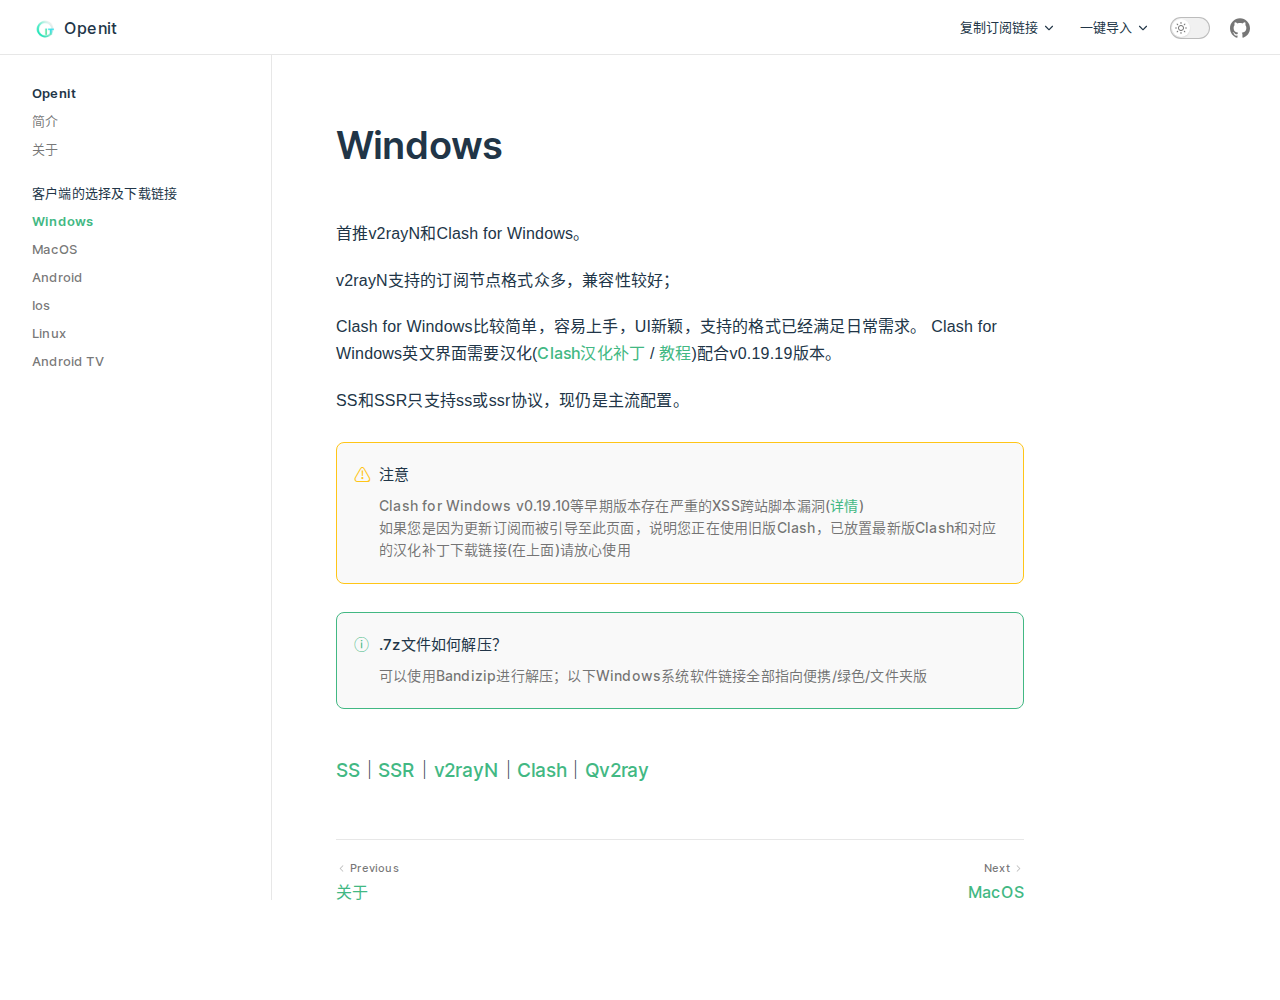
<file: guide/windows.html>
<!DOCTYPE html>
<html lang="zh-CN">
  <head>
    <meta charset="utf-8">
    <meta name="viewport" content="width=device-width,initial-scale=1">
    <title>Windows | Openit</title>
    <meta name="description" content="Vue.js - 渐进式的 JavaScript 框架">
    <link rel="stylesheet" href="/assets/style.cd1ec7e0.css">
    <link rel="modulepreload" href="/assets/app.03e99220.js">
    <link rel="modulepreload" href="/assets/guide_windows.md.8b22e4a4.lean.js">
    <link rel="prefetch" href="/assets/chunks/VPAlgoliaSearchBox.f02d2c8a.js">
    <link rel="icon" href="/logo.svg">
  <link rel="preload" href="/assets/inter-latin.7b37fe23.woff2" as="font" type="font/woff2" crossorigin="anonymous">
  <script>(()=>{const e=localStorage.getItem("vue-theme-appearance");(!e||e==="auto"?window.matchMedia("(prefers-color-scheme: dark)").matches:e==="dark")&&document.documentElement.classList.add("dark")})();</script>
  <meta name="twitter:site" content="@vuejs">
  <meta name="twitter:card" content="summary">
  <meta name="twitter:image" content=".vitepress/public/logo.png">
  <link rel="preconnect" href="https://sponsors.vuejs.org">
  <script>(()=>{const e=(o,r,c=!1)=>{const s=localStorage.getItem(o);(s?s!=="false":c)&&document.documentElement.classList.add(r)};e("vue-docs-prefer-composition","prefer-composition"),e("vue-docs-prefer-sfc","prefer-sfc",!0),window.__VUE_BANNER_ID__="wip",e(`vue-docs-banner-${__VUE_BANNER_ID__}`,"banner-dismissed")})();</script>
  <script src="https://cdn.usefathom.com/script.js" data-site="XNOLWPLB" data-spa="auto" defer=""></script>
  <meta name="twitter:title" content="Windows | Openit">
  <meta property="og:title" content="Windows | Openit">
  </head>
  <body>
    <div id="app"><div class="VPApp" data-v-948376fa><!--[--><span tabindex="-1" data-v-c5ef664c></span><a href="#VPContent" class="VPSkipLink visually-hidden" data-v-c5ef664c> Skip to content </a><!--]--><!----><!--[--><!--]--><header class="VPNav nav-bar" data-v-948376fa data-v-bfb30422><div class="VPNavBar" data-v-bfb30422 data-v-b096c1f4><div class="container" data-v-b096c1f4><a class="VPNavBarTitle" href="/" data-v-b096c1f4 data-v-6e966aba><!--[--><svg class="logo" viewBox="0 0 128 128" width="24" height="24" data-v-6e966aba><image id="image0" width="100" height="100" x="20" y="20" href="[data-uri]" data-v-6e966aba></image></svg><span class="text" data-v-6e966aba>Openit</span><!--]--></a><div class="content" data-v-b096c1f4><!----><nav aria-labelledby="main-nav-aria-label" class="VPNavBarMenu menu" data-v-b096c1f4 data-v-eb9d16f8><span id="main-nav-aria-label" class="visually-hidden" data-v-eb9d16f8>Main Navigation</span><!--[--><!--[--><div class="vt-flyout VPNavBarMenuGroup" data-v-eb9d16f8 data-v-e4360d94><button type="button" class="vt-flyout-button" aria-haspopup="true" aria-expanded="false"><span class="vt-flyout-button-text">复制订阅链接 <svg xmlns="http://www.w3.org/2000/svg" aria-hidden="true" focusable="false" viewbox="0 0 24 24" class="vt-flyout-button-text-icon"><path d="M12,16c-0.3,0-0.5-0.1-0.7-0.3l-6-6c-0.4-0.4-0.4-1,0-1.4s1-0.4,1.4,0l5.3,5.3l5.3-5.3c0.4-0.4,1-0.4,1.4,0s0.4,1,0,1.4l-6,6C12.5,15.9,12.3,16,12,16z"></path></svg></span></button><div class="vt-flyout-menu"><div class="vt-menu"><div class="vt-menu-items"><!--[--><!--[--><a class="vt-link link vt-menu-link" href="https://openit.ml/Clash.yaml" target="_blank" rel="noopener noreferrer"><!--[-->Clash（右键复制）<!--]--><svg xmlns="http://www.w3.org/2000/svg" aria-hidden="true" focusable="false" height="24px" viewbox="0 0 24 24" width="24px" class="vt-link-icon"><path d="M0 0h24v24H0V0z" fill="none"></path><path d="M9 5v2h6.59L4 18.59 5.41 20 17 8.41V15h2V5H9z"></path></svg></a><!--]--><!--[--><a class="vt-link link vt-menu-link" href="https://openit.ml/long" target="_blank" rel="noopener noreferrer"><!--[-->Base64（右键复制）<!--]--><svg xmlns="http://www.w3.org/2000/svg" aria-hidden="true" focusable="false" height="24px" viewbox="0 0 24 24" width="24px" class="vt-link-icon"><path d="M0 0h24v24H0V0z" fill="none"></path><path d="M9 5v2h6.59L4 18.59 5.41 20 17 8.41V15h2V5H9z"></path></svg></a><!--]--><!--[--><a class="vt-link link vt-menu-link" href="https://openit.ml/https" target="_blank" rel="noopener noreferrer"><!--[-->Shadowrocket（长按复制）<!--]--><svg xmlns="http://www.w3.org/2000/svg" aria-hidden="true" focusable="false" height="24px" viewbox="0 0 24 24" width="24px" class="vt-link-icon"><path d="M0 0h24v24H0V0z" fill="none"></path><path d="M9 5v2h6.59L4 18.59 5.41 20 17 8.41V15h2V5H9z"></path></svg></a><!--]--><!--[--><a class="vt-link link vt-menu-link" href="https://openit.ml/Quanx.conf" target="_blank" rel="noopener noreferrer"><!--[-->Quantumult X（长按复制）<!--]--><svg xmlns="http://www.w3.org/2000/svg" aria-hidden="true" focusable="false" height="24px" viewbox="0 0 24 24" width="24px" class="vt-link-icon"><path d="M0 0h24v24H0V0z" fill="none"></path><path d="M9 5v2h6.59L4 18.59 5.41 20 17 8.41V15h2V5H9z"></path></svg></a><!--]--><!--]--></div><!--[--><!--]--></div></div></div><!--]--><!--[--><div class="vt-flyout VPNavBarMenuGroup" data-v-eb9d16f8 data-v-e4360d94><button type="button" class="vt-flyout-button" aria-haspopup="true" aria-expanded="false"><span class="vt-flyout-button-text">一键导入 <svg xmlns="http://www.w3.org/2000/svg" aria-hidden="true" focusable="false" viewbox="0 0 24 24" class="vt-flyout-button-text-icon"><path d="M12,16c-0.3,0-0.5-0.1-0.7-0.3l-6-6c-0.4-0.4-0.4-1,0-1.4s1-0.4,1.4,0l5.3,5.3l5.3-5.3c0.4-0.4,1-0.4,1.4,0s0.4,1,0,1.4l-6,6C12.5,15.9,12.3,16,12,16z"></path></svg></span></button><div class="vt-flyout-menu"><div class="vt-menu"><div class="vt-menu-items"><!--[--><!--[--><a class="vt-link link vt-menu-link" href="shadowrocket://config/add/https://openit.ml/https" target="_blank" rel="noopener noreferrer"><!--[-->Shadowrocket<!--]--><svg xmlns="http://www.w3.org/2000/svg" aria-hidden="true" focusable="false" height="24px" viewbox="0 0 24 24" width="24px" class="vt-link-icon"><path d="M0 0h24v24H0V0z" fill="none"></path><path d="M9 5v2h6.59L4 18.59 5.41 20 17 8.41V15h2V5H9z"></path></svg></a><!--]--><!--[--><a class="vt-link link vt-menu-link" href="clash://install-config?url=https://openit.ml/Clash.yaml&amp;name=Openit%20%E8%AE%A2%E9%98%85" target="_blank" rel="noopener noreferrer"><!--[-->Clash for Windows<!--]--><svg xmlns="http://www.w3.org/2000/svg" aria-hidden="true" focusable="false" height="24px" viewbox="0 0 24 24" width="24px" class="vt-link-icon"><path d="M0 0h24v24H0V0z" fill="none"></path><path d="M9 5v2h6.59L4 18.59 5.41 20 17 8.41V15h2V5H9z"></path></svg></a><!--]--><!--]--></div><!--[--><!--]--></div></div></div><!--]--><!--]--></nav><div class="VPNavBarAppearance appearance" data-v-b096c1f4 data-v-67132729><button class="vt-switch vt-switch-appearance" type="button" role="switch" aria-label="toggle dark mode" data-v-67132729><span class="vt-switch-check"><span class="vt-switch-icon"><!--[--><svg xmlns="http://www.w3.org/2000/svg" aria-hidden="true" focusable="false" viewbox="0 0 24 24" class="vt-switch-appearance-sun"><path d="M12,18c-3.3,0-6-2.7-6-6s2.7-6,6-6s6,2.7,6,6S15.3,18,12,18zM12,8c-2.2,0-4,1.8-4,4c0,2.2,1.8,4,4,4c2.2,0,4-1.8,4-4C16,9.8,14.2,8,12,8z"></path><path d="M12,4c-0.6,0-1-0.4-1-1V1c0-0.6,0.4-1,1-1s1,0.4,1,1v2C13,3.6,12.6,4,12,4z"></path><path d="M12,24c-0.6,0-1-0.4-1-1v-2c0-0.6,0.4-1,1-1s1,0.4,1,1v2C13,23.6,12.6,24,12,24z"></path><path d="M5.6,6.6c-0.3,0-0.5-0.1-0.7-0.3L3.5,4.9c-0.4-0.4-0.4-1,0-1.4s1-0.4,1.4,0l1.4,1.4c0.4,0.4,0.4,1,0,1.4C6.2,6.5,5.9,6.6,5.6,6.6z"></path><path d="M19.8,20.8c-0.3,0-0.5-0.1-0.7-0.3l-1.4-1.4c-0.4-0.4-0.4-1,0-1.4s1-0.4,1.4,0l1.4,1.4c0.4,0.4,0.4,1,0,1.4C20.3,20.7,20,20.8,19.8,20.8z"></path><path d="M3,13H1c-0.6,0-1-0.4-1-1s0.4-1,1-1h2c0.6,0,1,0.4,1,1S3.6,13,3,13z"></path><path d="M23,13h-2c-0.6,0-1-0.4-1-1s0.4-1,1-1h2c0.6,0,1,0.4,1,1S23.6,13,23,13z"></path><path d="M4.2,20.8c-0.3,0-0.5-0.1-0.7-0.3c-0.4-0.4-0.4-1,0-1.4l1.4-1.4c0.4-0.4,1-0.4,1.4,0s0.4,1,0,1.4l-1.4,1.4C4.7,20.7,4.5,20.8,4.2,20.8z"></path><path d="M18.4,6.6c-0.3,0-0.5-0.1-0.7-0.3c-0.4-0.4-0.4-1,0-1.4l1.4-1.4c0.4-0.4,1-0.4,1.4,0s0.4,1,0,1.4l-1.4,1.4C18.9,6.5,18.6,6.6,18.4,6.6z"></path></svg><svg xmlns="http://www.w3.org/2000/svg" aria-hidden="true" focusable="false" viewbox="0 0 24 24" class="vt-switch-appearance-moon"><path d="M12.1,22c-0.3,0-0.6,0-0.9,0c-5.5-0.5-9.5-5.4-9-10.9c0.4-4.8,4.2-8.6,9-9c0.4,0,0.8,0.2,1,0.5c0.2,0.3,0.2,0.8-0.1,1.1c-2,2.7-1.4,6.4,1.3,8.4c2.1,1.6,5,1.6,7.1,0c0.3-0.2,0.7-0.3,1.1-0.1c0.3,0.2,0.5,0.6,0.5,1c-0.2,2.7-1.5,5.1-3.6,6.8C16.6,21.2,14.4,22,12.1,22zM9.3,4.4c-2.9,1-5,3.6-5.2,6.8c-0.4,4.4,2.8,8.3,7.2,8.7c2.1,0.2,4.2-0.4,5.8-1.8c1.1-0.9,1.9-2.1,2.4-3.4c-2.5,0.9-5.3,0.5-7.5-1.1C9.2,11.4,8.1,7.7,9.3,4.4z"></path></svg><!--]--></span></span></button></div><div class="vt-social-links VPNavBarSocialLinks social-links" data-v-b096c1f4 data-v-763eb0ef><!--[--><a class="vt-social-link is-small" href="https://github.com/yu-steven/openit" title="github" target="_blank" rel="noopener noreferrer"><svg xmlns="http://www.w3.org/2000/svg" aria-hidden="true" focusable="false" viewbox="0 0 24 24" class="vt-social-link-icon"><path d="M12 .297c-6.63 0-12 5.373-12 12 0 5.303 3.438 9.8 8.205 11.385.6.113.82-.258.82-.577 0-.285-.01-1.04-.015-2.04-3.338.724-4.042-1.61-4.042-1.61C4.422 18.07 3.633 17.7 3.633 17.7c-1.087-.744.084-.729.084-.729 1.205.084 1.838 1.236 1.838 1.236 1.07 1.835 2.809 1.305 3.495.998.108-.776.417-1.305.76-1.605-2.665-.3-5.466-1.332-5.466-5.93 0-1.31.465-2.38 1.235-3.22-.135-.303-.54-1.523.105-3.176 0 0 1.005-.322 3.3 1.23.96-.267 1.98-.399 3-.405 1.02.006 2.04.138 3 .405 2.28-1.552 3.285-1.23 3.285-1.23.645 1.653.24 2.873.12 3.176.765.84 1.23 1.91 1.23 3.22 0 4.61-2.805 5.625-5.475 5.92.42.36.81 1.096.81 2.22 0 1.606-.015 2.896-.015 3.286 0 .315.21.69.825.57C20.565 22.092 24 17.592 24 12.297c0-6.627-5.373-12-12-12"></path></svg><span class="visually-hidden">github</span></a><!--]--></div><div class="vt-flyout VPNavBarExtra extra" data-v-b096c1f4 data-v-00341d91><button type="button" class="vt-flyout-button" aria-haspopup="true" aria-expanded="false" aria-label="extra navigation"><svg xmlns="http://www.w3.org/2000/svg" aria-hidden="true" focusable="false" viewbox="0 0 24 24" class="vt-flyout-button-icon"><circle cx="12" cy="12" r="2"></circle><circle cx="19" cy="12" r="2"></circle><circle cx="5" cy="12" r="2"></circle></svg></button><div class="vt-flyout-menu"><div class="vt-menu"><!----><!--[--><!--[--><div class="vt-menu-group" data-v-00341d91><div class="vt-menu-item item" data-v-00341d91><p class="vt-menu-label" data-v-00341d91>Appearance</p><div class="vt-menu-action action" data-v-00341d91><button class="vt-switch vt-switch-appearance" type="button" role="switch" aria-label="toggle dark mode" data-v-00341d91><span class="vt-switch-check"><span class="vt-switch-icon"><!--[--><svg xmlns="http://www.w3.org/2000/svg" aria-hidden="true" focusable="false" viewbox="0 0 24 24" class="vt-switch-appearance-sun"><path d="M12,18c-3.3,0-6-2.7-6-6s2.7-6,6-6s6,2.7,6,6S15.3,18,12,18zM12,8c-2.2,0-4,1.8-4,4c0,2.2,1.8,4,4,4c2.2,0,4-1.8,4-4C16,9.8,14.2,8,12,8z"></path><path d="M12,4c-0.6,0-1-0.4-1-1V1c0-0.6,0.4-1,1-1s1,0.4,1,1v2C13,3.6,12.6,4,12,4z"></path><path d="M12,24c-0.6,0-1-0.4-1-1v-2c0-0.6,0.4-1,1-1s1,0.4,1,1v2C13,23.6,12.6,24,12,24z"></path><path d="M5.6,6.6c-0.3,0-0.5-0.1-0.7-0.3L3.5,4.9c-0.4-0.4-0.4-1,0-1.4s1-0.4,1.4,0l1.4,1.4c0.4,0.4,0.4,1,0,1.4C6.2,6.5,5.9,6.6,5.6,6.6z"></path><path d="M19.8,20.8c-0.3,0-0.5-0.1-0.7-0.3l-1.4-1.4c-0.4-0.4-0.4-1,0-1.4s1-0.4,1.4,0l1.4,1.4c0.4,0.4,0.4,1,0,1.4C20.3,20.7,20,20.8,19.8,20.8z"></path><path d="M3,13H1c-0.6,0-1-0.4-1-1s0.4-1,1-1h2c0.6,0,1,0.4,1,1S3.6,13,3,13z"></path><path d="M23,13h-2c-0.6,0-1-0.4-1-1s0.4-1,1-1h2c0.6,0,1,0.4,1,1S23.6,13,23,13z"></path><path d="M4.2,20.8c-0.3,0-0.5-0.1-0.7-0.3c-0.4-0.4-0.4-1,0-1.4l1.4-1.4c0.4-0.4,1-0.4,1.4,0s0.4,1,0,1.4l-1.4,1.4C4.7,20.7,4.5,20.8,4.2,20.8z"></path><path d="M18.4,6.6c-0.3,0-0.5-0.1-0.7-0.3c-0.4-0.4-0.4-1,0-1.4l1.4-1.4c0.4-0.4,1-0.4,1.4,0s0.4,1,0,1.4l-1.4,1.4C18.9,6.5,18.6,6.6,18.4,6.6z"></path></svg><svg xmlns="http://www.w3.org/2000/svg" aria-hidden="true" focusable="false" viewbox="0 0 24 24" class="vt-switch-appearance-moon"><path d="M12.1,22c-0.3,0-0.6,0-0.9,0c-5.5-0.5-9.5-5.4-9-10.9c0.4-4.8,4.2-8.6,9-9c0.4,0,0.8,0.2,1,0.5c0.2,0.3,0.2,0.8-0.1,1.1c-2,2.7-1.4,6.4,1.3,8.4c2.1,1.6,5,1.6,7.1,0c0.3-0.2,0.7-0.3,1.1-0.1c0.3,0.2,0.5,0.6,0.5,1c-0.2,2.7-1.5,5.1-3.6,6.8C16.6,21.2,14.4,22,12.1,22zM9.3,4.4c-2.9,1-5,3.6-5.2,6.8c-0.4,4.4,2.8,8.3,7.2,8.7c2.1,0.2,4.2-0.4,5.8-1.8c1.1-0.9,1.9-2.1,2.4-3.4c-2.5,0.9-5.3,0.5-7.5-1.1C9.2,11.4,8.1,7.7,9.3,4.4z"></path></svg><!--]--></span></span></button></div></div></div><div class="vt-menu-group" data-v-00341d91><div class="vt-menu-item item" data-v-00341d91><div class="vt-social-links social-links" data-v-00341d91><!--[--><a class="vt-social-link is-small" href="https://github.com/yu-steven/openit" title="github" target="_blank" rel="noopener noreferrer"><svg xmlns="http://www.w3.org/2000/svg" aria-hidden="true" focusable="false" viewbox="0 0 24 24" class="vt-social-link-icon"><path d="M12 .297c-6.63 0-12 5.373-12 12 0 5.303 3.438 9.8 8.205 11.385.6.113.82-.258.82-.577 0-.285-.01-1.04-.015-2.04-3.338.724-4.042-1.61-4.042-1.61C4.422 18.07 3.633 17.7 3.633 17.7c-1.087-.744.084-.729.084-.729 1.205.084 1.838 1.236 1.838 1.236 1.07 1.835 2.809 1.305 3.495.998.108-.776.417-1.305.76-1.605-2.665-.3-5.466-1.332-5.466-5.93 0-1.31.465-2.38 1.235-3.22-.135-.303-.54-1.523.105-3.176 0 0 1.005-.322 3.3 1.23.96-.267 1.98-.399 3-.405 1.02.006 2.04.138 3 .405 2.28-1.552 3.285-1.23 3.285-1.23.645 1.653.24 2.873.12 3.176.765.84 1.23 1.91 1.23 3.22 0 4.61-2.805 5.625-5.475 5.92.42.36.81 1.096.81 2.22 0 1.606-.015 2.896-.015 3.286 0 .315.21.69.825.57C20.565 22.092 24 17.592 24 12.297c0-6.627-5.373-12-12-12"></path></svg><span class="visually-hidden">github</span></a><!--]--></div></div></div><!--]--><!--]--></div></div></div><button type="button" class="vt-hamburger VPNavBarHamburger hamburger" aria-label="mobile navigation" aria-expanded="false" aria-controls="VPNavScreen" data-v-b096c1f4 data-v-4604e284><span class="vt-hamburger-container"><span class="vt-hamburger-top"></span><span class="vt-hamburger-middle"></span><span class="vt-hamburger-bottom"></span></span></button></div></div></div><!----></header><div class="VPLocalNav" data-v-948376fa data-v-43a935a8><button class="menu" aria-expanded="false" aria-controls="VPSidebarNav" data-v-43a935a8><svg xmlns="http://www.w3.org/2000/svg" aria-hidden="true" focusable="false" viewbox="0 0 24 24" class="menu-icon" data-v-43a935a8><path d="M17,11H3c-0.6,0-1-0.4-1-1s0.4-1,1-1h14c0.6,0,1,0.4,1,1S17.6,11,17,11z"></path><path d="M21,7H3C2.4,7,2,6.6,2,6s0.4-1,1-1h18c0.6,0,1,0.4,1,1S21.6,7,21,7z"></path><path d="M21,15H3c-0.6,0-1-0.4-1-1s0.4-1,1-1h18c0.6,0,1,0.4,1,1S21.6,15,21,15z"></path><path d="M17,19H3c-0.6,0-1-0.4-1-1s0.4-1,1-1h14c0.6,0,1,0.4,1,1S17.6,19,17,19z"></path></svg><span class="menu-text" data-v-43a935a8>Menu</span></button><a class="top-link" href="#" data-v-43a935a8>Return to top</a></div><aside class="VPSidebar" data-v-948376fa data-v-72830564><nav id="VPSidebarNav" aria-labelledby="sidebar-aria-label" tabindex="-1" data-v-72830564><!--[--><!--]--><span id="sidebar-aria-label" class="visually-hidden" data-v-72830564>Sidebar Navigation</span><!--[--><div class="group" data-v-72830564><section class="VPSidebarGroup" data-v-72830564 data-v-2ecd291a><div class="title" data-v-2ecd291a><h2 class="title-text" data-v-2ecd291a>Openit</h2></div><!--[--><a class="link" href="/guide/README.html" data-v-2ecd291a data-v-26421c41><p class="link-text" data-v-26421c41>简介</p></a><a class="link" href="/guide/about.html" data-v-2ecd291a data-v-26421c41><p class="link-text" data-v-26421c41>关于</p></a><!--]--></section></div><div class="group" data-v-72830564><section class="VPSidebarGroup" data-v-72830564 data-v-2ecd291a><div class="title" data-v-2ecd291a><h2 class="active title-text" data-v-2ecd291a>客户端的选择及下载链接</h2></div><!--[--><a class="link active" href="/guide/windows.html" data-v-2ecd291a data-v-26421c41><p class="link-text" data-v-26421c41>Windows</p></a><a class="link" href="/guide/macos.html" data-v-2ecd291a data-v-26421c41><p class="link-text" data-v-26421c41>MacOS</p></a><a class="link" href="/guide/android.html" data-v-2ecd291a data-v-26421c41><p class="link-text" data-v-26421c41>Android</p></a><a class="link" href="/guide/ios.html" data-v-2ecd291a data-v-26421c41><p class="link-text" data-v-26421c41>Ios</p></a><a class="link" href="/guide/linux.html" data-v-2ecd291a data-v-26421c41><p class="link-text" data-v-26421c41>Linux</p></a><a class="link" href="/guide/androidtv.html" data-v-2ecd291a data-v-26421c41><p class="link-text" data-v-26421c41>Android TV</p></a><!--]--></section></div><!--]--><!--[--><!--]--></nav></aside><div id="VPContent" class="VPContent has-sidebar" data-v-948376fa data-v-23496e95><div class="VPContentDoc has-aside has-sidebar" data-v-23496e95 data-v-53ffffc8><div class="container" data-v-53ffffc8></div><div class="content" data-v-53ffffc8><!--[--><!--]--><main data-v-53ffffc8><div style="position:relative;" class="vt-doc guide" data-v-53ffffc8><div><h1 id="windows" tabindex="-1">Windows <a class="header-anchor" href="#windows" aria-hidden="true">#</a></h1><p>首推v2rayN和Clash for Windows。</p><p>v2rayN支持的订阅节点格式众多，兼容性较好；</p><p>Clash for Windows比较简单，容易上手，UI新颖，支持的格式已经满足日常需求。 Clash for Windows英文界面需要汉化(<a href="https://ghproxy.com/github.com/BoyceLig/Clash_Chinese_Patch/releases/download/0.19.19/app.7z" target="_blank" rel="noopener noreferrer">Clash汉化补丁</a> / <a href="/tutorial/win-cfw-zh.html">教程</a>)配合v0.19.19版本。</p><p>SS和SSR只支持ss或ssr协议，现仍是主流配置。</p><div class="warning custom-block"><p class="custom-block-title">注意</p><p>Clash for Windows v0.19.10等早期版本存在严重的XSS跨站脚本漏洞(<a href="https://github.com/Fndroid/clash_for_windows_pkg/issues/2710" target="_blank" rel="noopener noreferrer">详情</a>) <br>如果您是因为更新订阅而被引导至此页面，说明您正在使用旧版Clash，已放置最新版Clash和对应的汉化补丁下载链接(在上面)请放心使用</p></div><div class="tip custom-block"><p class="custom-block-title">.7z文件如何解压？</p><p>可以使用Bandizip进行解压；以下Windows系统软件链接全部指向便携/绿色/文件夹版</p></div><h3 id="ss｜ssr｜v2rayn｜clash｜qv2ray" tabindex="-1"><a href="https://ghproxy.com/github.com/shadowsocks/shadowsocks-windows/releases/download/4.4.1.0/Shadowsocks-4.4.1.0.zip" target="_blank" rel="noopener noreferrer">SS</a>｜<a href="https://ghproxy.com/github.com/shadowsocksrr/shadowsocksr-csharp/releases/download/4.9.2/ShadowsocksR-win-4.9.2.zip" target="_blank" rel="noopener noreferrer">SSR</a>｜<a href="https://ghproxy.com/github.com/2dust/v2rayN/releases/download/5.23/v2rayN-Core.zip" target="_blank" rel="noopener noreferrer">v2rayN</a>｜<a href="https://ghproxy.com/github.com/Fndroid/clash_for_windows_pkg/releases/download/0.19.19/Clash.for.Windows-0.19.19-win.7z" target="_blank" rel="noopener noreferrer">Clash</a>｜<a href="https://ghproxy.com/github.com/Qv2ray/Qv2ray/releases/download/v2.7.0/Qv2ray-v2.7.0-Windows.7z" target="_blank" rel="noopener noreferrer">Qv2ray</a> <a class="header-anchor" href="#ss｜ssr｜v2rayn｜clash｜qv2ray" aria-hidden="true">#</a></h3></div></div><!----></main><!--[--><!--]--><footer class="VPContentDocFooter" data-v-53ffffc8 data-v-85186248><a class="prev-link" href="/guide/about.html" data-v-85186248><span class="desc" data-v-85186248><svg xmlns="http://www.w3.org/2000/svg" aria-hidden="true" focusable="false" viewbox="0 0 24 24" class="vt-link-icon" data-v-85186248><path d="M15,19c-0.3,0-0.5-0.1-0.7-0.3l-6-6c-0.4-0.4-0.4-1,0-1.4l6-6c0.4-0.4,1-0.4,1.4,0s0.4,1,0,1.4L10.4,12l5.3,5.3c0.4,0.4,0.4,1,0,1.4C15.5,18.9,15.3,19,15,19z"></path></svg> Previous</span><span class="title" data-v-85186248>关于</span></a><a class="next-link" href="/guide/macos.html" data-v-85186248><span class="desc" data-v-85186248>Next <svg xmlns="http://www.w3.org/2000/svg" aria-hidden="true" focusable="false" viewbox="0 0 24 24" class="vt-link-icon" data-v-85186248><path d="M9,19c-0.3,0-0.5-0.1-0.7-0.3c-0.4-0.4-0.4-1,0-1.4l5.3-5.3L8.3,6.7c-0.4-0.4-0.4-1,0-1.4s1-0.4,1.4,0l6,6c0.4,0.4,0.4,1,0,1.4l-6,6C9.5,18.9,9.3,19,9,19z"></path></svg></span><span class="title" data-v-85186248>MacOS</span></a></footer></div></div></div><div class="visually-hidden" aria-live="polite" data-v-948376fa>Windows has loaded</div></div></div>
    <script>__VP_HASH_MAP__ = JSON.parse("{\"guide_readme.md\":\"905e2a2c\",\"guide_about.md\":\"1627971b\",\"guide_android.md\":\"23bc04c4\",\"guide_androidtv.md\":\"126aab33\",\"guide_ios.md\":\"67420185\",\"guide_linux.md\":\"1405e75c\",\"guide_macos.md\":\"6a1a4ff5\",\"guide_windows.md\":\"8b22e4a4\",\"index.md\":\"806d8d2b\",\"tutorial_readme.md\":\"731cde93\",\"tutorial_ios-shadowrocket.md\":\"8fbb9578\",\"tutorial_win-cfw-zh.md\":\"27bf0145\"}")</script>
    <script type="module" async src="/assets/app.03e99220.js"></script>
    
  </body>
</html>
</file>
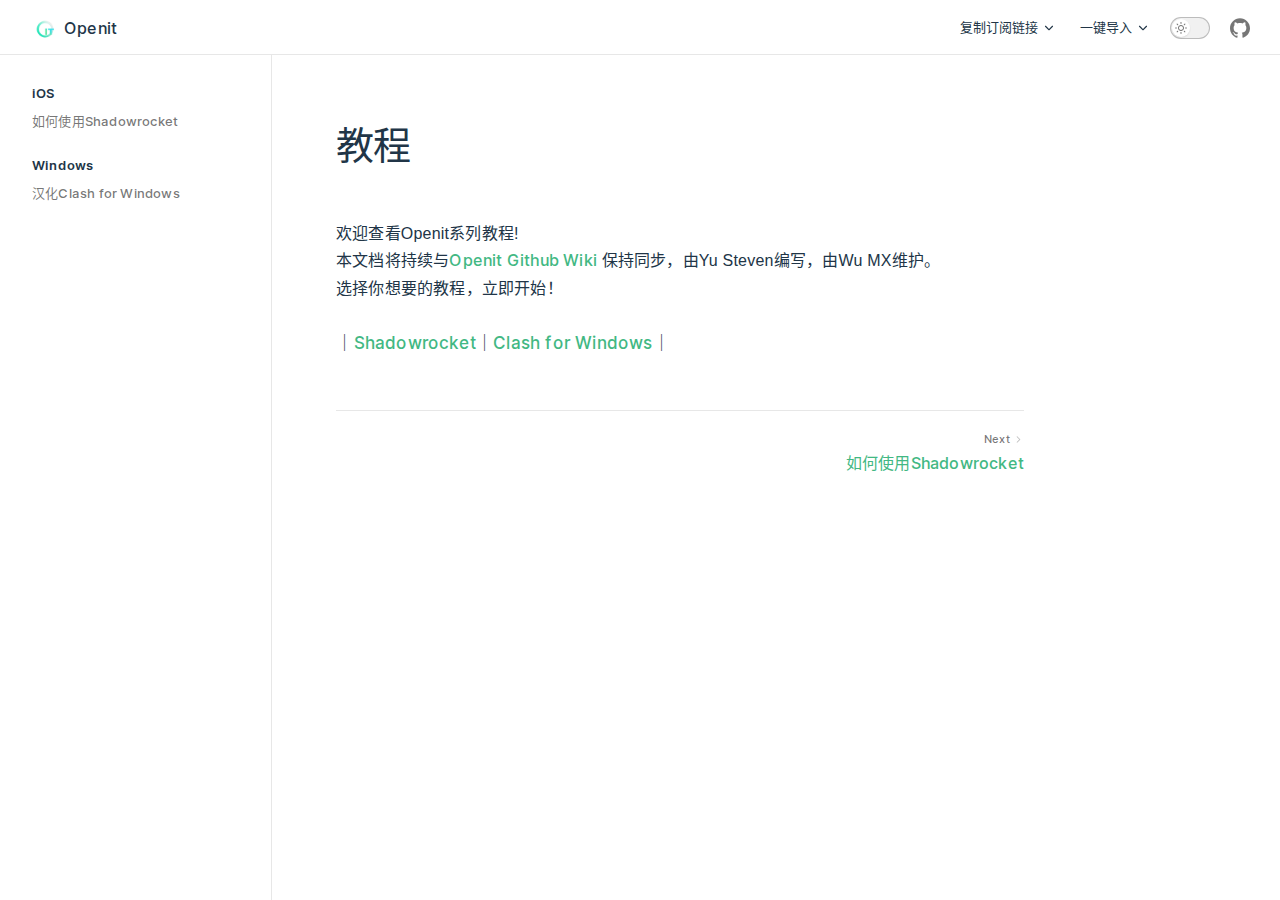
<file: tutorial/README.html>
<!DOCTYPE html>
<html lang="zh-CN">
  <head>
    <meta charset="utf-8">
    <meta name="viewport" content="width=device-width,initial-scale=1">
    <title>教程 | Openit</title>
    <meta name="description" content="Vue.js - 渐进式的 JavaScript 框架">
    <link rel="stylesheet" href="/assets/style.cd1ec7e0.css">
    <link rel="modulepreload" href="/assets/app.03e99220.js">
    <link rel="modulepreload" href="/assets/tutorial_README.md.731cde93.lean.js">
    <link rel="prefetch" href="/assets/chunks/VPAlgoliaSearchBox.f02d2c8a.js">
    <link rel="icon" href="/logo.svg">
  <link rel="preload" href="/assets/inter-latin.7b37fe23.woff2" as="font" type="font/woff2" crossorigin="anonymous">
  <script>(()=>{const e=localStorage.getItem("vue-theme-appearance");(!e||e==="auto"?window.matchMedia("(prefers-color-scheme: dark)").matches:e==="dark")&&document.documentElement.classList.add("dark")})();</script>
  <meta name="twitter:site" content="@vuejs">
  <meta name="twitter:card" content="summary">
  <meta name="twitter:image" content=".vitepress/public/logo.png">
  <link rel="preconnect" href="https://sponsors.vuejs.org">
  <script>(()=>{const e=(o,r,c=!1)=>{const s=localStorage.getItem(o);(s?s!=="false":c)&&document.documentElement.classList.add(r)};e("vue-docs-prefer-composition","prefer-composition"),e("vue-docs-prefer-sfc","prefer-sfc",!0),window.__VUE_BANNER_ID__="wip",e(`vue-docs-banner-${__VUE_BANNER_ID__}`,"banner-dismissed")})();</script>
  <script src="https://cdn.usefathom.com/script.js" data-site="XNOLWPLB" data-spa="auto" defer=""></script>
  <meta name="twitter:title" content="教程 | Openit">
  <meta property="og:title" content="教程 | Openit">
  </head>
  <body>
    <div id="app"><div class="VPApp" data-v-948376fa><!--[--><span tabindex="-1" data-v-c5ef664c></span><a href="#VPContent" class="VPSkipLink visually-hidden" data-v-c5ef664c> Skip to content </a><!--]--><!----><!--[--><!--]--><header class="VPNav nav-bar" data-v-948376fa data-v-bfb30422><div class="VPNavBar" data-v-bfb30422 data-v-b096c1f4><div class="container" data-v-b096c1f4><a class="VPNavBarTitle" href="/" data-v-b096c1f4 data-v-6e966aba><!--[--><svg class="logo" viewBox="0 0 128 128" width="24" height="24" data-v-6e966aba><image id="image0" width="100" height="100" x="20" y="20" href="[data-uri]" data-v-6e966aba></image></svg><span class="text" data-v-6e966aba>Openit</span><!--]--></a><div class="content" data-v-b096c1f4><!----><nav aria-labelledby="main-nav-aria-label" class="VPNavBarMenu menu" data-v-b096c1f4 data-v-eb9d16f8><span id="main-nav-aria-label" class="visually-hidden" data-v-eb9d16f8>Main Navigation</span><!--[--><!--[--><div class="vt-flyout VPNavBarMenuGroup" data-v-eb9d16f8 data-v-e4360d94><button type="button" class="vt-flyout-button" aria-haspopup="true" aria-expanded="false"><span class="vt-flyout-button-text">复制订阅链接 <svg xmlns="http://www.w3.org/2000/svg" aria-hidden="true" focusable="false" viewbox="0 0 24 24" class="vt-flyout-button-text-icon"><path d="M12,16c-0.3,0-0.5-0.1-0.7-0.3l-6-6c-0.4-0.4-0.4-1,0-1.4s1-0.4,1.4,0l5.3,5.3l5.3-5.3c0.4-0.4,1-0.4,1.4,0s0.4,1,0,1.4l-6,6C12.5,15.9,12.3,16,12,16z"></path></svg></span></button><div class="vt-flyout-menu"><div class="vt-menu"><div class="vt-menu-items"><!--[--><!--[--><a class="vt-link link vt-menu-link" href="https://openit.ml/Clash.yaml" target="_blank" rel="noopener noreferrer"><!--[-->Clash（右键复制）<!--]--><svg xmlns="http://www.w3.org/2000/svg" aria-hidden="true" focusable="false" height="24px" viewbox="0 0 24 24" width="24px" class="vt-link-icon"><path d="M0 0h24v24H0V0z" fill="none"></path><path d="M9 5v2h6.59L4 18.59 5.41 20 17 8.41V15h2V5H9z"></path></svg></a><!--]--><!--[--><a class="vt-link link vt-menu-link" href="https://openit.ml/long" target="_blank" rel="noopener noreferrer"><!--[-->Base64（右键复制）<!--]--><svg xmlns="http://www.w3.org/2000/svg" aria-hidden="true" focusable="false" height="24px" viewbox="0 0 24 24" width="24px" class="vt-link-icon"><path d="M0 0h24v24H0V0z" fill="none"></path><path d="M9 5v2h6.59L4 18.59 5.41 20 17 8.41V15h2V5H9z"></path></svg></a><!--]--><!--[--><a class="vt-link link vt-menu-link" href="https://openit.ml/https" target="_blank" rel="noopener noreferrer"><!--[-->Shadowrocket（长按复制）<!--]--><svg xmlns="http://www.w3.org/2000/svg" aria-hidden="true" focusable="false" height="24px" viewbox="0 0 24 24" width="24px" class="vt-link-icon"><path d="M0 0h24v24H0V0z" fill="none"></path><path d="M9 5v2h6.59L4 18.59 5.41 20 17 8.41V15h2V5H9z"></path></svg></a><!--]--><!--[--><a class="vt-link link vt-menu-link" href="https://openit.ml/Quanx.conf" target="_blank" rel="noopener noreferrer"><!--[-->Quantumult X（长按复制）<!--]--><svg xmlns="http://www.w3.org/2000/svg" aria-hidden="true" focusable="false" height="24px" viewbox="0 0 24 24" width="24px" class="vt-link-icon"><path d="M0 0h24v24H0V0z" fill="none"></path><path d="M9 5v2h6.59L4 18.59 5.41 20 17 8.41V15h2V5H9z"></path></svg></a><!--]--><!--]--></div><!--[--><!--]--></div></div></div><!--]--><!--[--><div class="vt-flyout VPNavBarMenuGroup" data-v-eb9d16f8 data-v-e4360d94><button type="button" class="vt-flyout-button" aria-haspopup="true" aria-expanded="false"><span class="vt-flyout-button-text">一键导入 <svg xmlns="http://www.w3.org/2000/svg" aria-hidden="true" focusable="false" viewbox="0 0 24 24" class="vt-flyout-button-text-icon"><path d="M12,16c-0.3,0-0.5-0.1-0.7-0.3l-6-6c-0.4-0.4-0.4-1,0-1.4s1-0.4,1.4,0l5.3,5.3l5.3-5.3c0.4-0.4,1-0.4,1.4,0s0.4,1,0,1.4l-6,6C12.5,15.9,12.3,16,12,16z"></path></svg></span></button><div class="vt-flyout-menu"><div class="vt-menu"><div class="vt-menu-items"><!--[--><!--[--><a class="vt-link link vt-menu-link" href="shadowrocket://config/add/https://openit.ml/https" target="_blank" rel="noopener noreferrer"><!--[-->Shadowrocket<!--]--><svg xmlns="http://www.w3.org/2000/svg" aria-hidden="true" focusable="false" height="24px" viewbox="0 0 24 24" width="24px" class="vt-link-icon"><path d="M0 0h24v24H0V0z" fill="none"></path><path d="M9 5v2h6.59L4 18.59 5.41 20 17 8.41V15h2V5H9z"></path></svg></a><!--]--><!--[--><a class="vt-link link vt-menu-link" href="clash://install-config?url=https://openit.ml/Clash.yaml&amp;name=Openit%20%E8%AE%A2%E9%98%85" target="_blank" rel="noopener noreferrer"><!--[-->Clash for Windows<!--]--><svg xmlns="http://www.w3.org/2000/svg" aria-hidden="true" focusable="false" height="24px" viewbox="0 0 24 24" width="24px" class="vt-link-icon"><path d="M0 0h24v24H0V0z" fill="none"></path><path d="M9 5v2h6.59L4 18.59 5.41 20 17 8.41V15h2V5H9z"></path></svg></a><!--]--><!--]--></div><!--[--><!--]--></div></div></div><!--]--><!--]--></nav><div class="VPNavBarAppearance appearance" data-v-b096c1f4 data-v-67132729><button class="vt-switch vt-switch-appearance" type="button" role="switch" aria-label="toggle dark mode" data-v-67132729><span class="vt-switch-check"><span class="vt-switch-icon"><!--[--><svg xmlns="http://www.w3.org/2000/svg" aria-hidden="true" focusable="false" viewbox="0 0 24 24" class="vt-switch-appearance-sun"><path d="M12,18c-3.3,0-6-2.7-6-6s2.7-6,6-6s6,2.7,6,6S15.3,18,12,18zM12,8c-2.2,0-4,1.8-4,4c0,2.2,1.8,4,4,4c2.2,0,4-1.8,4-4C16,9.8,14.2,8,12,8z"></path><path d="M12,4c-0.6,0-1-0.4-1-1V1c0-0.6,0.4-1,1-1s1,0.4,1,1v2C13,3.6,12.6,4,12,4z"></path><path d="M12,24c-0.6,0-1-0.4-1-1v-2c0-0.6,0.4-1,1-1s1,0.4,1,1v2C13,23.6,12.6,24,12,24z"></path><path d="M5.6,6.6c-0.3,0-0.5-0.1-0.7-0.3L3.5,4.9c-0.4-0.4-0.4-1,0-1.4s1-0.4,1.4,0l1.4,1.4c0.4,0.4,0.4,1,0,1.4C6.2,6.5,5.9,6.6,5.6,6.6z"></path><path d="M19.8,20.8c-0.3,0-0.5-0.1-0.7-0.3l-1.4-1.4c-0.4-0.4-0.4-1,0-1.4s1-0.4,1.4,0l1.4,1.4c0.4,0.4,0.4,1,0,1.4C20.3,20.7,20,20.8,19.8,20.8z"></path><path d="M3,13H1c-0.6,0-1-0.4-1-1s0.4-1,1-1h2c0.6,0,1,0.4,1,1S3.6,13,3,13z"></path><path d="M23,13h-2c-0.6,0-1-0.4-1-1s0.4-1,1-1h2c0.6,0,1,0.4,1,1S23.6,13,23,13z"></path><path d="M4.2,20.8c-0.3,0-0.5-0.1-0.7-0.3c-0.4-0.4-0.4-1,0-1.4l1.4-1.4c0.4-0.4,1-0.4,1.4,0s0.4,1,0,1.4l-1.4,1.4C4.7,20.7,4.5,20.8,4.2,20.8z"></path><path d="M18.4,6.6c-0.3,0-0.5-0.1-0.7-0.3c-0.4-0.4-0.4-1,0-1.4l1.4-1.4c0.4-0.4,1-0.4,1.4,0s0.4,1,0,1.4l-1.4,1.4C18.9,6.5,18.6,6.6,18.4,6.6z"></path></svg><svg xmlns="http://www.w3.org/2000/svg" aria-hidden="true" focusable="false" viewbox="0 0 24 24" class="vt-switch-appearance-moon"><path d="M12.1,22c-0.3,0-0.6,0-0.9,0c-5.5-0.5-9.5-5.4-9-10.9c0.4-4.8,4.2-8.6,9-9c0.4,0,0.8,0.2,1,0.5c0.2,0.3,0.2,0.8-0.1,1.1c-2,2.7-1.4,6.4,1.3,8.4c2.1,1.6,5,1.6,7.1,0c0.3-0.2,0.7-0.3,1.1-0.1c0.3,0.2,0.5,0.6,0.5,1c-0.2,2.7-1.5,5.1-3.6,6.8C16.6,21.2,14.4,22,12.1,22zM9.3,4.4c-2.9,1-5,3.6-5.2,6.8c-0.4,4.4,2.8,8.3,7.2,8.7c2.1,0.2,4.2-0.4,5.8-1.8c1.1-0.9,1.9-2.1,2.4-3.4c-2.5,0.9-5.3,0.5-7.5-1.1C9.2,11.4,8.1,7.7,9.3,4.4z"></path></svg><!--]--></span></span></button></div><div class="vt-social-links VPNavBarSocialLinks social-links" data-v-b096c1f4 data-v-763eb0ef><!--[--><a class="vt-social-link is-small" href="https://github.com/yu-steven/openit" title="github" target="_blank" rel="noopener noreferrer"><svg xmlns="http://www.w3.org/2000/svg" aria-hidden="true" focusable="false" viewbox="0 0 24 24" class="vt-social-link-icon"><path d="M12 .297c-6.63 0-12 5.373-12 12 0 5.303 3.438 9.8 8.205 11.385.6.113.82-.258.82-.577 0-.285-.01-1.04-.015-2.04-3.338.724-4.042-1.61-4.042-1.61C4.422 18.07 3.633 17.7 3.633 17.7c-1.087-.744.084-.729.084-.729 1.205.084 1.838 1.236 1.838 1.236 1.07 1.835 2.809 1.305 3.495.998.108-.776.417-1.305.76-1.605-2.665-.3-5.466-1.332-5.466-5.93 0-1.31.465-2.38 1.235-3.22-.135-.303-.54-1.523.105-3.176 0 0 1.005-.322 3.3 1.23.96-.267 1.98-.399 3-.405 1.02.006 2.04.138 3 .405 2.28-1.552 3.285-1.23 3.285-1.23.645 1.653.24 2.873.12 3.176.765.84 1.23 1.91 1.23 3.22 0 4.61-2.805 5.625-5.475 5.92.42.36.81 1.096.81 2.22 0 1.606-.015 2.896-.015 3.286 0 .315.21.69.825.57C20.565 22.092 24 17.592 24 12.297c0-6.627-5.373-12-12-12"></path></svg><span class="visually-hidden">github</span></a><!--]--></div><div class="vt-flyout VPNavBarExtra extra" data-v-b096c1f4 data-v-00341d91><button type="button" class="vt-flyout-button" aria-haspopup="true" aria-expanded="false" aria-label="extra navigation"><svg xmlns="http://www.w3.org/2000/svg" aria-hidden="true" focusable="false" viewbox="0 0 24 24" class="vt-flyout-button-icon"><circle cx="12" cy="12" r="2"></circle><circle cx="19" cy="12" r="2"></circle><circle cx="5" cy="12" r="2"></circle></svg></button><div class="vt-flyout-menu"><div class="vt-menu"><!----><!--[--><!--[--><div class="vt-menu-group" data-v-00341d91><div class="vt-menu-item item" data-v-00341d91><p class="vt-menu-label" data-v-00341d91>Appearance</p><div class="vt-menu-action action" data-v-00341d91><button class="vt-switch vt-switch-appearance" type="button" role="switch" aria-label="toggle dark mode" data-v-00341d91><span class="vt-switch-check"><span class="vt-switch-icon"><!--[--><svg xmlns="http://www.w3.org/2000/svg" aria-hidden="true" focusable="false" viewbox="0 0 24 24" class="vt-switch-appearance-sun"><path d="M12,18c-3.3,0-6-2.7-6-6s2.7-6,6-6s6,2.7,6,6S15.3,18,12,18zM12,8c-2.2,0-4,1.8-4,4c0,2.2,1.8,4,4,4c2.2,0,4-1.8,4-4C16,9.8,14.2,8,12,8z"></path><path d="M12,4c-0.6,0-1-0.4-1-1V1c0-0.6,0.4-1,1-1s1,0.4,1,1v2C13,3.6,12.6,4,12,4z"></path><path d="M12,24c-0.6,0-1-0.4-1-1v-2c0-0.6,0.4-1,1-1s1,0.4,1,1v2C13,23.6,12.6,24,12,24z"></path><path d="M5.6,6.6c-0.3,0-0.5-0.1-0.7-0.3L3.5,4.9c-0.4-0.4-0.4-1,0-1.4s1-0.4,1.4,0l1.4,1.4c0.4,0.4,0.4,1,0,1.4C6.2,6.5,5.9,6.6,5.6,6.6z"></path><path d="M19.8,20.8c-0.3,0-0.5-0.1-0.7-0.3l-1.4-1.4c-0.4-0.4-0.4-1,0-1.4s1-0.4,1.4,0l1.4,1.4c0.4,0.4,0.4,1,0,1.4C20.3,20.7,20,20.8,19.8,20.8z"></path><path d="M3,13H1c-0.6,0-1-0.4-1-1s0.4-1,1-1h2c0.6,0,1,0.4,1,1S3.6,13,3,13z"></path><path d="M23,13h-2c-0.6,0-1-0.4-1-1s0.4-1,1-1h2c0.6,0,1,0.4,1,1S23.6,13,23,13z"></path><path d="M4.2,20.8c-0.3,0-0.5-0.1-0.7-0.3c-0.4-0.4-0.4-1,0-1.4l1.4-1.4c0.4-0.4,1-0.4,1.4,0s0.4,1,0,1.4l-1.4,1.4C4.7,20.7,4.5,20.8,4.2,20.8z"></path><path d="M18.4,6.6c-0.3,0-0.5-0.1-0.7-0.3c-0.4-0.4-0.4-1,0-1.4l1.4-1.4c0.4-0.4,1-0.4,1.4,0s0.4,1,0,1.4l-1.4,1.4C18.9,6.5,18.6,6.6,18.4,6.6z"></path></svg><svg xmlns="http://www.w3.org/2000/svg" aria-hidden="true" focusable="false" viewbox="0 0 24 24" class="vt-switch-appearance-moon"><path d="M12.1,22c-0.3,0-0.6,0-0.9,0c-5.5-0.5-9.5-5.4-9-10.9c0.4-4.8,4.2-8.6,9-9c0.4,0,0.8,0.2,1,0.5c0.2,0.3,0.2,0.8-0.1,1.1c-2,2.7-1.4,6.4,1.3,8.4c2.1,1.6,5,1.6,7.1,0c0.3-0.2,0.7-0.3,1.1-0.1c0.3,0.2,0.5,0.6,0.5,1c-0.2,2.7-1.5,5.1-3.6,6.8C16.6,21.2,14.4,22,12.1,22zM9.3,4.4c-2.9,1-5,3.6-5.2,6.8c-0.4,4.4,2.8,8.3,7.2,8.7c2.1,0.2,4.2-0.4,5.8-1.8c1.1-0.9,1.9-2.1,2.4-3.4c-2.5,0.9-5.3,0.5-7.5-1.1C9.2,11.4,8.1,7.7,9.3,4.4z"></path></svg><!--]--></span></span></button></div></div></div><div class="vt-menu-group" data-v-00341d91><div class="vt-menu-item item" data-v-00341d91><div class="vt-social-links social-links" data-v-00341d91><!--[--><a class="vt-social-link is-small" href="https://github.com/yu-steven/openit" title="github" target="_blank" rel="noopener noreferrer"><svg xmlns="http://www.w3.org/2000/svg" aria-hidden="true" focusable="false" viewbox="0 0 24 24" class="vt-social-link-icon"><path d="M12 .297c-6.63 0-12 5.373-12 12 0 5.303 3.438 9.8 8.205 11.385.6.113.82-.258.82-.577 0-.285-.01-1.04-.015-2.04-3.338.724-4.042-1.61-4.042-1.61C4.422 18.07 3.633 17.7 3.633 17.7c-1.087-.744.084-.729.084-.729 1.205.084 1.838 1.236 1.838 1.236 1.07 1.835 2.809 1.305 3.495.998.108-.776.417-1.305.76-1.605-2.665-.3-5.466-1.332-5.466-5.93 0-1.31.465-2.38 1.235-3.22-.135-.303-.54-1.523.105-3.176 0 0 1.005-.322 3.3 1.23.96-.267 1.98-.399 3-.405 1.02.006 2.04.138 3 .405 2.28-1.552 3.285-1.23 3.285-1.23.645 1.653.24 2.873.12 3.176.765.84 1.23 1.91 1.23 3.22 0 4.61-2.805 5.625-5.475 5.92.42.36.81 1.096.81 2.22 0 1.606-.015 2.896-.015 3.286 0 .315.21.69.825.57C20.565 22.092 24 17.592 24 12.297c0-6.627-5.373-12-12-12"></path></svg><span class="visually-hidden">github</span></a><!--]--></div></div></div><!--]--><!--]--></div></div></div><button type="button" class="vt-hamburger VPNavBarHamburger hamburger" aria-label="mobile navigation" aria-expanded="false" aria-controls="VPNavScreen" data-v-b096c1f4 data-v-4604e284><span class="vt-hamburger-container"><span class="vt-hamburger-top"></span><span class="vt-hamburger-middle"></span><span class="vt-hamburger-bottom"></span></span></button></div></div></div><!----></header><div class="VPLocalNav" data-v-948376fa data-v-43a935a8><button class="menu" aria-expanded="false" aria-controls="VPSidebarNav" data-v-43a935a8><svg xmlns="http://www.w3.org/2000/svg" aria-hidden="true" focusable="false" viewbox="0 0 24 24" class="menu-icon" data-v-43a935a8><path d="M17,11H3c-0.6,0-1-0.4-1-1s0.4-1,1-1h14c0.6,0,1,0.4,1,1S17.6,11,17,11z"></path><path d="M21,7H3C2.4,7,2,6.6,2,6s0.4-1,1-1h18c0.6,0,1,0.4,1,1S21.6,7,21,7z"></path><path d="M21,15H3c-0.6,0-1-0.4-1-1s0.4-1,1-1h18c0.6,0,1,0.4,1,1S21.6,15,21,15z"></path><path d="M17,19H3c-0.6,0-1-0.4-1-1s0.4-1,1-1h14c0.6,0,1,0.4,1,1S17.6,19,17,19z"></path></svg><span class="menu-text" data-v-43a935a8>Menu</span></button><a class="top-link" href="#" data-v-43a935a8>Return to top</a></div><aside class="VPSidebar" data-v-948376fa data-v-72830564><nav id="VPSidebarNav" aria-labelledby="sidebar-aria-label" tabindex="-1" data-v-72830564><!--[--><!--]--><span id="sidebar-aria-label" class="visually-hidden" data-v-72830564>Sidebar Navigation</span><!--[--><div class="group" data-v-72830564><section class="VPSidebarGroup" data-v-72830564 data-v-2ecd291a><div class="title" data-v-2ecd291a><h2 class="title-text" data-v-2ecd291a>iOS</h2></div><!--[--><a class="link" href="/tutorial/ios-shadowrocket.html" data-v-2ecd291a data-v-26421c41><p class="link-text" data-v-26421c41>如何使用Shadowrocket</p></a><!--]--></section></div><div class="group" data-v-72830564><section class="VPSidebarGroup" data-v-72830564 data-v-2ecd291a><div class="title" data-v-2ecd291a><h2 class="title-text" data-v-2ecd291a>Windows</h2></div><!--[--><a class="link" href="/tutorial/win-cfw-zh.html" data-v-2ecd291a data-v-26421c41><p class="link-text" data-v-26421c41>汉化Clash for Windows</p></a><!--]--></section></div><!--]--><!--[--><!--]--></nav></aside><div id="VPContent" class="VPContent has-sidebar" data-v-948376fa data-v-23496e95><div class="VPContentDoc has-aside has-sidebar" data-v-23496e95 data-v-53ffffc8><div class="container" data-v-53ffffc8></div><div class="content" data-v-53ffffc8><!--[--><!--]--><main data-v-53ffffc8><div style="position:relative;" class="vt-doc tutorial" data-v-53ffffc8><div><h1 id="教程" tabindex="-1">教程 <a class="header-anchor" href="#教程" aria-hidden="true">#</a></h1><p>欢迎查看Openit系列教程! <br>本文档将持续与<a href="https://github.com/yu-steven/openit/wiki" target="_blank" rel="noopener noreferrer">Openit Github Wiki</a> 保持同步，由Yu Steven编写，由Wu MX维护。 <br>选择你想要的教程，立即开始！</p><h4 id="｜shadowrocket｜clash-for-windows｜" tabindex="-1">｜<a href="https://doc.openit.ml/tutorial/ios-shadowrocket.html" target="_blank" rel="noopener noreferrer">Shadowrocket</a>｜<a href="https://doc.openit.ml/tutorial/win-cfw-zh.html" target="_blank" rel="noopener noreferrer">Clash for Windows</a>｜ <a class="header-anchor" href="#｜shadowrocket｜clash-for-windows｜" aria-hidden="true">#</a></h4></div></div><!----></main><!--[--><!--]--><footer class="VPContentDocFooter" data-v-53ffffc8 data-v-85186248><!----><a class="next-link" href="/tutorial/ios-shadowrocket.html" data-v-85186248><span class="desc" data-v-85186248>Next <svg xmlns="http://www.w3.org/2000/svg" aria-hidden="true" focusable="false" viewbox="0 0 24 24" class="vt-link-icon" data-v-85186248><path d="M9,19c-0.3,0-0.5-0.1-0.7-0.3c-0.4-0.4-0.4-1,0-1.4l5.3-5.3L8.3,6.7c-0.4-0.4-0.4-1,0-1.4s1-0.4,1.4,0l6,6c0.4,0.4,0.4,1,0,1.4l-6,6C9.5,18.9,9.3,19,9,19z"></path></svg></span><span class="title" data-v-85186248>如何使用Shadowrocket</span></a></footer></div></div></div><div class="visually-hidden" aria-live="polite" data-v-948376fa>教程 has loaded</div></div></div>
    <script>__VP_HASH_MAP__ = JSON.parse("{\"guide_readme.md\":\"905e2a2c\",\"guide_about.md\":\"1627971b\",\"guide_android.md\":\"23bc04c4\",\"guide_androidtv.md\":\"126aab33\",\"guide_ios.md\":\"67420185\",\"guide_linux.md\":\"1405e75c\",\"guide_macos.md\":\"6a1a4ff5\",\"guide_windows.md\":\"8b22e4a4\",\"index.md\":\"806d8d2b\",\"tutorial_readme.md\":\"731cde93\",\"tutorial_ios-shadowrocket.md\":\"8fbb9578\",\"tutorial_win-cfw-zh.md\":\"27bf0145\"}")</script>
    <script type="module" async src="/assets/app.03e99220.js"></script>
    
  </body>
</html>
</file>
<file: assets/style.cd1ec7e0.css>
.vt-doc.api h2 .header-anchor,.vt-doc.style-guide h2 .header-anchor{opacity:1}.vt-doc.sponsor h3{text-align:center;padding-bottom:1em;border-bottom:1px solid var(--vt-c-divider-light)}.vt-doc.sponsor h3 .header-anchor{display:none}.vt-badge.wip:before{content:"WIP"}.vt-badge.ts{background-color:#3178c6}.vt-badge.ts:before{content:"TS"}.vt-badge.dev-only,.vt-badge.experimental{color:var(--vt-c-text-light-1);background-color:var(--vt-c-yellow)}.vt-badge.dev-only:before{content:"Dev only"}.vt-badge.experimental:before{content:"Experimental"}.vt-badge[data-text]:before{content:attr(data-text)}.next-steps{margin-top:3rem}.next-steps .vt-box{border:1px solid var(--vt-c-bg-soft)}.next-steps .vt-box:hover{border-color:var(--vt-c-green-light);transition:border-color .3s cubic-bezier(.25,.8,.25,1)}.vt-doc .next-steps-link{font-size:20px;line-height:1.4;letter-spacing:-.02em;margin-bottom:.75em;display:block;color:var(--vt-c-green)}.vt-doc .next-steps-caption{margin-bottom:0;color:var(--vt-c-text-2);transition:color .5s}.vt-doc a[href^="https://sfc.vuejs.org"]:before{content:"\25b6";width:20px;height:20px;display:inline-block;border-radius:10px;vertical-align:middle;position:relative;top:-2px;color:var(--vt-c-green);border:2px solid var(--vt-c-green);margin-right:8px;margin-left:4px;line-height:15px;padding-left:4.5px;font-size:11px}.demo{padding:22px 24px;border-radius:8px;box-shadow:var(--vt-shadow-2);margin-bottom:1.2em;transition:background-color .5s ease}.dark .demo{background-color:var(--vt-c-bg-soft)}.demo p{margin:0}.demo button{background-color:var(--vt-c-bg-mute);transition:background-color .5s;padding:5px 12px;border:1px solid var(--vt-c-divider);border-radius:8px;font-size:.9em;font-weight:600}.demo button+button{margin-left:1em}.demo input,.demo textarea,.demo select{border:1px solid var(--vt-c-divider);border-radius:4px;padding:.2em .6em;margin-top:10px;background:transparent;transition:background-color .5s}.dark .demo select{background:var(--vt-c-bg-soft)}.dark .demo select option{background:transparent}.demo input:not([type]):focus,.demo textarea:focus,.demo select:focus{outline:1px solid blue}.demo select{-webkit-appearance:listbox}.demo label{margin:0 1em 0 .4em}.demo select[multiple]{width:100px}.demo h1{margin:10px 0 0}.nowrap{white-space:nowrap}.sr-only{position:absolute;width:1px;height:1px;padding:0;margin:-1px;overflow:hidden;clip:rect(0,0,0,0);border:0}.style-example{border-radius:8px 8px 12px 12px;margin:1.6em 0;padding:1.6em 1.6em .1px;position:relative;border:1px solid transparent;transition:background-color .25s ease,border-color .25s ease}.vt-doc .style-example h3{margin:0;font-size:1.1em}.style-example-bad{background:#f7e8e8}.dark .style-example-bad{background:transparent;border-color:var(--vt-c-red)}.style-example-bad h3{color:var(--vt-c-red)}.style-example-good{background:#ecfaf7}.dark .style-example-good{background:transparent;border-color:var(--vt-c-green)}.style-example-good h3{color:var(--vt-c-green)}.details summary{font-weight:700!important}.style-verb{font-size:.6em;display:inline-block;border-radius:6px;font-size:.65em;line-height:1;font-weight:600;padding:.35em .4em .3em;position:relative;top:-.15em;margin-right:.5em;color:var(--vt-c-bg);transition:color .5s;background-color:var(--vt-c-brand)}.style-verb.avoid{background-color:var(--vt-c-red)}/*! normalize.css v8.0.1 | MIT License | github.com/necolas/normalize.css */html{line-height:1.15;-webkit-text-size-adjust:100%}body{margin:0}main{display:block}h1{font-size:2em;margin:.67em 0}hr{box-sizing:content-box;height:0;overflow:visible}pre{font-family:monospace,monospace;font-size:1em}a{background-color:transparent}abbr[title]{border-bottom:none;text-decoration:underline;text-decoration:underline dotted}b,strong{font-weight:bolder}code,kbd,samp{font-family:monospace,monospace;font-size:1em}small{font-size:80%}sub,sup{font-size:75%;line-height:0;position:relative;vertical-align:baseline}sub{bottom:-.25em}sup{top:-.5em}img{border-style:none}button,input,optgroup,select,textarea{font-family:inherit;font-size:100%;line-height:1.15;margin:0}button,input{overflow:visible}button,select{text-transform:none}button,[type=button],[type=reset],[type=submit]{-webkit-appearance:button}button::-moz-focus-inner,[type=button]::-moz-focus-inner,[type=reset]::-moz-focus-inner,[type=submit]::-moz-focus-inner{border-style:none;padding:0}button:-moz-focusring,[type=button]:-moz-focusring,[type=reset]:-moz-focusring,[type=submit]:-moz-focusring{outline:1px dotted ButtonText}fieldset{padding:.35em .75em .625em}legend{box-sizing:border-box;color:inherit;display:table;max-width:100%;padding:0;white-space:normal}progress{vertical-align:baseline}textarea{overflow:auto}[type=checkbox],[type=radio]{box-sizing:border-box;padding:0}[type=number]::-webkit-inner-spin-button,[type=number]::-webkit-outer-spin-button{height:auto}[type=search]{-webkit-appearance:textfield;outline-offset:-2px}[type=search]::-webkit-search-decoration{-webkit-appearance:none}::-webkit-file-upload-button{-webkit-appearance:button;font:inherit}details{display:block}summary{display:list-item}template{display:none}[hidden]{display:none}:root{--vt-c-white: #ffffff;--vt-c-white-soft: #f9f9f9;--vt-c-white-mute: #f1f1f1;--vt-c-black: #1a1a1a;--vt-c-black-pure: #000000;--vt-c-black-soft: #242424;--vt-c-black-mute: #2f2f2f;--vt-c-indigo: #213547;--vt-c-indigo-soft: #476582;--vt-c-indigo-light: #aac8e4;--vt-c-gray: #8e8e8e;--vt-c-gray-light-1: #aeaeae;--vt-c-gray-light-2: #c7c7c7;--vt-c-gray-light-3: #d1d1d1;--vt-c-gray-light-4: #e5e5e5;--vt-c-gray-light-5: #f2f2f2;--vt-c-gray-dark-1: #636363;--vt-c-gray-dark-2: #484848;--vt-c-gray-dark-3: #3a3a3a;--vt-c-gray-dark-4: #282828;--vt-c-gray-dark-5: #202020;--vt-c-divider-light-1: rgba(60, 60, 60, .29);--vt-c-divider-light-2: rgba(60, 60, 60, .12);--vt-c-divider-dark-1: rgba(84, 84, 84, .65);--vt-c-divider-dark-2: rgba(84, 84, 84, .48);--vt-c-text-light-1: var(--vt-c-indigo);--vt-c-text-light-2: rgba(60, 60, 60, .7);--vt-c-text-light-3: rgba(60, 60, 60, .33);--vt-c-text-light-4: rgba(60, 60, 60, .18);--vt-c-text-light-code: var(--vt-c-indigo-soft);--vt-c-text-dark-1: rgba(255, 255, 255, .87);--vt-c-text-dark-2: rgba(235, 235, 235, .6);--vt-c-text-dark-3: rgba(235, 235, 235, .38);--vt-c-text-dark-4: rgba(235, 235, 235, .18);--vt-c-text-dark-code: var(--vt-c-indigo-light);--vt-c-green: #42b883;--vt-c-green-light: #42d392;--vt-c-green-lighter: #35eb9a;--vt-c-green-dark: #33a06f;--vt-c-green-darker: #155f3e;--vt-c-blue: #3b8eed;--vt-c-blue-light: #549ced;--vt-c-blue-lighter: #50a2ff;--vt-c-blue-dark: #3468a3;--vt-c-blue-darker: #255489;--vt-c-yellow: #ffc517;--vt-c-yellow-light: #ffe417;--vt-c-yellow-lighter: #ffff17;--vt-c-yellow-dark: #e0ad15;--vt-c-yellow-darker: #bc9112;--vt-c-red: #ed3c50;--vt-c-red-light: #f43771;--vt-c-red-lighter: #fd1d7c;--vt-c-red-dark: #cd2d3f;--vt-c-red-darker: #ab2131;--vt-c-purple: #de41e0;--vt-c-purple-light: #e936eb;--vt-c-purple-lighter: #f616f8;--vt-c-purple-dark: #823c83;--vt-c-purple-darker: #602960}:root{--vt-c-bg: var(--vt-c-white);--vt-c-bg-soft: var(--vt-c-white-soft);--vt-c-bg-mute: var(--vt-c-white-mute);--vt-c-divider: var(--vt-c-divider-light-1);--vt-c-divider-light: var(--vt-c-divider-light-2);--vt-c-divider-inverse: var(--vt-c-divider-dark-1);--vt-c-divider-inverse-light: var(--vt-c-divider-dark-2);--vt-c-text-1: var(--vt-c-text-light-1);--vt-c-text-2: var(--vt-c-text-light-2);--vt-c-text-3: var(--vt-c-text-light-3);--vt-c-text-4: var(--vt-c-text-light-4);--vt-c-text-code: var(--vt-c-text-light-code);--vt-c-text-inverse-1: var(--vt-c-text-dark-1);--vt-c-text-inverse-2: var(--vt-c-text-dark-2);--vt-c-text-inverse-3: var(--vt-c-text-dark-3);--vt-c-text-inverse-4: var(--vt-c-text-dark-4);--vt-c-brand: var(--vt-c-green);--vt-c-brand-light: var(--vt-c-green-light);--vt-c-brand-dark: var(--vt-c-green-dark);--vt-c-brand-highlight: var(--vt-c-brand-dark)}.dark{--vt-c-bg: var(--vt-c-black);--vt-c-bg-soft: var(--vt-c-black-soft);--vt-c-bg-mute: var(--vt-c-black-mute);--vt-c-divider: var(--vt-c-divider-dark-1);--vt-c-divider-light: var(--vt-c-divider-dark-2);--vt-c-divider-inverse: var(--vt-c-divider-light-1);--vt-c-divider-inverse-light: var(--vt-c-divider-light-2);--vt-c-text-1: var(--vt-c-text-dark-1);--vt-c-text-2: var(--vt-c-text-dark-2);--vt-c-text-3: var(--vt-c-text-dark-3);--vt-c-text-4: var(--vt-c-text-dark-4);--vt-c-text-code: var(--vt-c-text-dark-code);--vt-c-text-inverse-1: var(--vt-c-text-light-1);--vt-c-text-inverse-2: var(--vt-c-text-light-2);--vt-c-text-inverse-3: var(--vt-c-text-light-3);--vt-c-text-inverse-4: var(--vt-c-text-light-4);--vt-c-brand-highlight: var(--vt-c-brand-light)}:root{--vt-font-family-base: Inter, -apple-system, BlinkMacSystemFont, "Segoe UI", Roboto, Oxygen, Ubuntu, Cantarell, "Fira Sans", "Droid Sans", "Helvetica Neue", sans-serif;--vt-font-family-mono: Menlo, Monaco, Consolas, "Courier New", monospace}:root{--vt-shadow-1: 0 1px 2px rgba(0, 0, 0, .04), 0 1px 2px rgba(0, 0, 0, .06);--vt-shadow-2: 0 3px 12px rgba(0, 0, 0, .07), 0 1px 4px rgba(0, 0, 0, .07);--vt-shadow-3: 0 12px 32px rgba(0, 0, 0, .1), 0 2px 6px rgba(0, 0, 0, .08);--vt-shadow-4: 0 14px 44px rgba(0, 0, 0, .12), 0 3px 9px rgba(0, 0, 0, .12);--vt-shadow-5: 0 18px 56px rgba(0, 0, 0, .16), 0 4px 12px rgba(0, 0, 0, .16)}:root{--vt-nav-height: 55px}*,:before,:after{box-sizing:border-box}body{width:100%;min-width:320px;min-height:100vh;font-family:var(--vt-font-family-base);letter-spacing:.2px;line-height:24px;font-size:16px;font-weight:400;color:var(--vt-c-text-1);background-color:var(--vt-c-bg);direction:ltr;font-synthesis:none;text-rendering:optimizeLegibility;transition:color .5s,background-color .5s;-webkit-font-smoothing:antialiased;-moz-osx-font-smoothing:grayscale}blockquote,dl,dd,h1,h2,h3,h4,h5,h6,hr,figure,p,pre{margin:0}h1,h2,h3,h4,h5,h6{font-size:inherit;font-weight:inherit}a,area,button,[role=button],input,label,select,summary,textarea{touch-action:manipulation}a{color:inherit;text-decoration:inherit}ol,ul{list-style:none;margin:0;padding:0}pre,code,kbd,samp{font-family:var(--vt-font-family-mono)}img,svg,video,canvas,audio,iframe,embed,object{display:block;vertical-align:middle}img,video{max-width:100%;height:auto}button,input,optgroup,select,textarea{border:0;padding:0;line-height:inherit;color:inherit}button{padding:0;background-color:transparent;background-image:none}button,[role=button]{cursor:pointer}button:focus,button:focus-visible{outline:1px dotted;outline:5px auto -webkit-focus-ring-color}button:focus:not(:focus-visible){outline:none!important}input:focus,textarea:focus,select:focus{outline:none}table{border-collapse:collapse}input{background-color:transparent}input:-ms-input-placeholder,textarea:-ms-input-placeholder{color:var(--vt-c-text-3)}input::-ms-input-placeholder,textarea::-ms-input-placeholder{color:var(--vt-c-text-3)}input::placeholder,textarea::placeholder{color:var(--vt-c-text-3)}input::-webkit-outer-spin-button,input::-webkit-inner-spin-button{-webkit-appearance:none;margin:0}input[type=number]{-moz-appearance:textfield}textarea{resize:vertical}select{-webkit-appearance:none}fieldset{margin:0;padding:0}.visually-hidden{clip:rect(0 0 0 0);clip-path:inset(50%);height:1px;overflow:hidden;position:absolute;white-space:nowrap;width:1px}.vt-backdrop{position:fixed;top:0;right:0;bottom:0;left:0;background:rgba(0,0,0,.6);transition:opacity .5s}.vt-backdrop.fade-enter-from,.vt-backdrop.fade-leave-to{opacity:0}.vt-backdrop.fade-leave-active{transition-duration:.3s}@media (min-width: 960px){.vt-backdrop{display:none}}.vt-code-group{display:flex;flex-direction:column}.vt-code-group-contents .vt-code-group-content div[class*=language-]{margin-top:0;border-top-left-radius:0}.vt-code-group-tabs{display:flex;overflow:auto}.vt-code-group-tab{white-space:pre;display:flex;justify-content:center;align-items:center;color:var(--vt-c-text-inverse-1);background:#292d3ef0;border-bottom-color:#ffffff4d;padding:6px 24px;border-width:2px;border-style:solid;border-top:transparent;border-right:transparent;border-left:transparent;cursor:pointer;transition:border,background-color .2s;transition-property:border,background-color;transition-duration:.2s,.2s;transition-timing-function:ease,ease;transition-delay:0s,0s}.vt-code-group-tab.vt-code-group-tab-active{background:#292d3e;border-bottom:2px solid var(--vt-c-brand)}.vt-code-group-tab:first-child{border-top-left-radius:8px}.vt-code-group-tab:last-child{border-top-right-radius:8px}.dark .vt-code-group-tab{color:var(--vt-c-text-1)}.dark .vt-code-group-tab:not(.vt-code-group-tab-active){border-bottom:2px solid rgba(255,255,255,.2);background:var(--vt-c-black-mute)}.dark .vt-code-group-tab.vt-code-group-tab-active{background:var(--vt-c-black-soft)}@media (max-width: 639px){.vt-code-group-tabs{margin:0 -24px}.vt-code-group-tab,.vt-code-group-tab:first-child,.vt-code-group-tab:last-child{flex-grow:1;border-radius:0}}.vt-doc{font-size:16px;line-height:1.7}.vt-doc h1,.vt-doc h2,.vt-doc h3,.vt-doc h4,.vt-doc h5,.vt-doc h6{position:relative;font-weight:600;line-height:1.5;outline:none}.vt-doc h1{margin:0 0 3rem;font-size:38px;line-height:1.4;letter-spacing:-.02em}.vt-doc h2{margin:4rem 0 1.8rem;border-top:1px solid var(--vt-c-divider-light);padding-top:1.8rem;font-size:24px;letter-spacing:-.02em}@media (max-width: 768px){.vt-doc h1{font-size:32px;margin-bottom:1.8rem}.vt-doc h1+h2{margin-top:36px}}.vt-doc h3{font-size:19px;letter-spacing:-.01em;margin:3rem 0 1.25rem}.vt-doc h2+h3{margin-top:0}.vt-doc h4{font-size:17px;margin:1.8rem 0 1rem}.vt-doc .header-anchor{float:left;margin-left:-.87em;padding-right:.23em;font-weight:500;opacity:0;transition:color .25s,opacity .25s}.vt-doc h1:hover .header-anchor,.vt-doc h1 .header-anchor:focus,.vt-doc h2:hover .header-anchor,.vt-doc h2 .header-anchor:focus,.vt-doc h3:hover .header-anchor,.vt-doc h3 .header-anchor:focus,.vt-doc h4:hover .header-anchor,.vt-doc h4 .header-anchor:focus,.vt-doc h5:hover .header-anchor,.vt-doc h5 .header-anchor:focus,.vt-doc h6:hover .header-anchor,.vt-doc h6 .header-anchor:focus{opacity:1}.vt-doc hr{border:none;border-top:1px solid var(--vt-c-divider-light);margin:1.8rem 0}.vt-doc p,.vt-doc ul,.vt-doc ol,.vt-doc summary{margin-bottom:1.2em}.vt-doc a{font-weight:500;color:var(--vt-c-brand);transition:color .25s;text-decoration-style:dotted}.vt-doc a:hover{color:var(--vt-c-brand-highlight)}.vt-doc strong{font-weight:600}.vt-doc table{display:block;border-collapse:collapse;margin:1rem 0;overflow-x:auto}.vt-doc tr{border-top:1px solid var(--vt-c-divider);transition:background-color .5s}.vt-doc tr:nth-child(2n){background-color:var(--vt-c-bg-soft)}.vt-doc th,.vt-doc td{border:1px solid var(--vt-c-divider);padding:.6em 1em}.vt-doc blockquote{margin:1rem 0;border-left:.2rem solid var(--vt-c-divider);padding-left:1rem;transition:border-color .5s}.vt-doc blockquote>p{margin:0;font-size:16px;color:var(--vt-c-text-2);transition:color .5s}.vt-doc figure{margin:0}.vt-doc img{max-width:100%}.vt-doc p>img{margin:28px auto}.vt-doc ol{counter-reset:item}.vt-doc ol[start="2"]{counter-reset:item 1}.vt-doc ol[start="3"]{counter-reset:item 2}.vt-doc ol[start="4"]{counter-reset:item 3}.vt-doc ol[start="5"]{counter-reset:item 4}.vt-doc ol[start="6"]{counter-reset:item 5}.vt-doc ol[start="7"]{counter-reset:item 6}.vt-doc ol[start="8"]{counter-reset:item 7}.vt-doc ol[start="9"]{counter-reset:item 8}.vt-doc ol[start="10"]{counter-reset:item 9}.vt-doc ol>li{counter-increment:item;position:relative;padding-left:1.5rem}.vt-doc ol>li:before{position:absolute;left:2px;top:1px;font-weight:700;font-size:14px;color:var(--vt-c-text-3);content:counter(item) "."}@media (min-width: 768px){.vt-doc ol>li:before{top:2px}}.vt-doc li{position:relative;margin:1px 0}.vt-doc ul{padding-left:1.25rem}.vt-doc ul>li:before{content:"";position:absolute;width:5px;height:5px;border-radius:50%;background-color:var(--vt-c-text-3);transition:background-color .5s;left:-1.25rem;top:.75rem}.vt-doc .video:before{display:block;content:"";padding-top:56.25%}.vt-doc .video{overflow:hidden;width:calc(100% + 48px);min-width:415px;position:relative;margin:0 -24px 18px}.vt-doc .video-content{position:absolute;top:0;bottom:0;left:0;width:100%;height:100%;border:0}@media (min-width: 640px){.vt-doc .video{border-radius:8px}}@media (max-width: 463px){.vt-doc .video{width:100%;margin:0 calc((100vw - 463px)/2) 18px}}.vt-doc{--vt-doc-code-font-size: 14px;--vt-doc-code-line-height: 1.5}.vt-doc :not(pre)>code{background-color:var(--vt-c-bg-mute);padding:.15em .5em;border-radius:4px;color:var(--vt-c-text-code);transition:color .5s,background-color .5s}.vt-doc a>code{color:var(--vt-c-brand-dark)}.vt-doc :not(pre,h1,h2,h3,h4,h5,h6)>code{font-size:var(--vt-doc-code-font-size)}@media (min-width: 768px){.vt-doc :not(pre)>code{white-space:nowrap}}.vt-doc div[class*=language-]{position:relative;margin:28px -24px;background-color:#292d3e;overflow-x:auto;transition:background-color .5s}.dark .vt-doc div[class*=language-]{background-color:var(--vt-c-bg-soft)}@media (min-width: 640px){.vt-doc div[class*=language-]{margin:28px 0;border-radius:8px}}@media (max-width: 639px){.vt-doc li div[class*=language-]{border-radius:8px 0 0 8px}}.vt-doc div[class*=language-]+div[class*=language-],.vt-doc div[class$=-api]+div[class*=language-],.vt-doc div[class*=language-]+div[class$=-api]>div[class*=language-]{margin-top:-16px}.vt-doc [class*=language-] pre,.vt-doc [class*=language-] code{text-align:left;white-space:pre;word-spacing:normal;word-break:normal;word-wrap:normal;-moz-tab-size:4;-o-tab-size:4;tab-size:4;-webkit-hyphens:none;-moz-hyphens:none;-ms-hyphens:none;hyphens:none}.vt-doc [class*=language-] pre{position:relative;z-index:1;margin:0;padding:14px 24px;background:transparent;overflow-x:auto}.vt-doc [class*=language-] code{display:inline-block;padding:0;line-height:var(--vt-doc-code-line-height);font-size:var(--vt-doc-code-font-size);color:#a6accd;transition:color .5s}.vt-doc .highlight-lines{position:absolute;top:0;bottom:0;left:0;padding:13px 0 11px;width:100%;font-family:var(--vt-font-family-mono);line-height:var(--vt-doc-code-line-height);font-size:var(--vt-doc-code-font-size);user-select:none;overflow:hidden}.vt-doc .highlight-lines .highlighted{background-color:#0000004d;transition:background-color .5s}.dark .vt-doc .highlight-lines .highlighted{background-color:#ffffff0d}.vt-doc div[class*=language-].line-numbers-mode{padding-left:32px}.vt-doc .line-numbers-wrapper{position:absolute;top:0;bottom:0;left:0;z-index:3;border-right:1px solid var(--vt-c-divider-light);padding:13px 0 11px;width:32px;text-align:center;font-family:var(--vt-font-family-mono);line-height:var(--vt-doc-code-line-height);font-size:var(--vt-doc-code-font-size);color:var(--vt-c-text-3);transition:border-color .5s,color .5s}.vt-doc [class*=language-]:before{position:absolute;top:4px;right:10px;z-index:2;font-size:12px;font-weight:500;color:var(--vt-c-text-dark-3);transition:color .5s}@media (max-width: 480px){.vt-doc [class*=language-]:before{top:1px;right:5px;font-size:11px}.vt-doc [class*=language-] pre{padding:18px 20px 12px}.vt-doc .highlight-lines{padding-top:17px}}.vt-doc [class~=language-vue]:before{content:"vue"}.vt-doc [class~=language-html]:before{content:"html"}.vt-doc [class~=language-vue-html]:before{content:"template"}.vt-doc [class~=language-css]:before{content:"css"}.vt-doc [class~=language-js]:before{content:"js"}.vt-doc [class~=language-jsx]:before{content:"jsx"}.vt-doc [class~=language-ts]:before{content:"ts"}.vt-doc [class~=language-tsx]:before{content:"tsx"}.vt-doc [class~=language-json]:before{content:"json"}.vt-doc [class~=language-sh]:before,.vt-doc [class~=language-bash]:before{content:"sh"}.vt-doc .custom-block{margin:28px 0;padding:20px 24px 4px 42px;border-radius:8px;overflow-x:auto;transition:color .5s,background-color .5s;position:relative;font-size:14px;line-height:1.6;font-weight:500;color:#0000008c;background-color:var(--vt-c-bg-soft)}.dark .vt-doc .custom-block{color:var(--vt-c-text-2)}.vt-doc .custom-block:before{content:"\24d8";position:absolute;font-weight:600;font-size:15px;top:20px;left:17px}.vt-doc .custom-block.warning:before,.vt-doc .custom-block.danger:before{content:"\26a0";font-size:17px;top:19px;left:16ppx}.vt-doc .custom-block .custom-block-title{margin-bottom:8px;font-size:15px;font-weight:500;color:var(--vt-c-text-1);transition:color .5s}.vt-doc .custom-block.tip{border:1px solid var(--vt-c-brand)}.vt-doc .custom-block.tip:before{color:var(--vt-c-brand)}.vt-doc .custom-block.warning{border:1px solid var(--vt-c-yellow)}.vt-doc .custom-block.warning:before{color:var(--vt-c-yellow)}.vt-doc .custom-block.danger{border:1px solid var(--vt-c-red)}.vt-doc .custom-block.danger .custom-block-title,.vt-doc .custom-block.danger:before{color:var(--vt-c-red)}.vt-doc .custom-block ul li:before{top:.55rem}.vt-doc .custom-block ol li:before{top:1px;font-size:13px}.vt-doc .custom-block :not(pre)>code{font-size:13px;background-color:#1b1f230d}.dark .vt-doc .custom-block :not(pre)>code{background-color:#0003}.vt-flyout{position:relative}.vt-flyout:hover{color:var(--vt-c-bland);transition:color .25s}.vt-flyout:hover .vt-flyout-button-text{color:var(--vt-c-text-2)}.vt-flyout:hover .vt-flyout-button-icon{fill:var(--vt-c-text-2)}.vt-flyout:hover .vt-flyout-menu,.vt-flyout-button[aria-expanded=true]+.vt-flyout-menu{opacity:1;visibility:visible;transform:translateY(0)}.vt-flyout-button{display:flex;align-items:center;padding:0 12px;height:var(--vt-nav-height);color:var(--vt-c-text-1);transition:color .5s}.vt-flyout-button-text{display:flex;align-items:center;line-height:var(--vt-nav-height);font-size:13px;font-weight:500;color:var(--vt-c-text-1);transition:color .25s}.vt-flyout-button-text-icon{margin-left:4px;width:14px;height:14px;fill:currentColor}.vt-flyout-button-icon{width:20px;height:20px;fill:currentColor;transition:fill .25s}.vt-flyout-menu{position:absolute;top:calc(var(--vt-nav-height) / 2 + 15px);right:0;opacity:0;visibility:hidden;transform:translateY(-4px);transition:opacity .25s,visibility .25s,transform .25s}.vt-hamburger{display:flex;justify-content:center;align-items:center}.vt-hamburger:hover .vt-hamburger-top{top:0;left:0;transform:translate(4px)}.vt-hamburger:hover .vt-hamburger-middle{top:6;left:0;transform:translate(0)}.vt-hamburger:hover .vt-hamburger-bottom{top:12px;left:0;transform:translate(8px)}.vt-hamburger.is-active .vt-hamburger-top{top:6px;transform:translate(0) rotate(225deg)}.vt-hamburger.is-active .vt-hamburger-middle{top:6px;transform:translate(16px)}.vt-hamburger.is-active .vt-hamburger-bottom{top:6px;transform:translate(0) rotate(135deg)}.vt-hamburger.is-active:hover .vt-hamburger-top,.vt-hamburger.is-active:hover .vt-hamburger-middle,.vt-hamburger.is-active:hover .vt-hamburger-bottom{background-color:var(--vt-c-text-2);transition:top .25s,background-color .25s,transform .25s}.vt-hamburger-container{position:relative;width:16px;height:14px;overflow:hidden}.vt-hamburger-top,.vt-hamburger-middle,.vt-hamburger-bottom{position:absolute;width:16px;height:2px;background-color:var(--vt-c-text-1);transition:top .25s,background-color .5s,transform .25s}.vt-hamburger-top{top:0;left:0;transform:translate(0)}.vt-hamburger-middle{top:6px;left:0;transform:translate(8px)}.vt-hamburger-bottom{top:12px;left:0;transform:translate(4px)}.vt-link-icon{display:inline-block;margin-top:-2px;margin-left:4px;width:11px;height:11px;fill:var(--vt-c-text-3);transition:fill .25s}.vt-menu{border-radius:8px;padding:12px 0;min-width:192px;border:1px solid transparent;background:var(--vt-c-bg);box-shadow:var(--vt-shadow-3);transition:background-color .5s}.dark .vt-menu{background:var(--vt-c-bg);box-shadow:var(--vt-shadow-1);border:1px solid var(--vt-c-divider-light)}.vt-menu-items{transition:border-color .5s}.vt-menu .vt-menu-group{padding:0 0 12px}.vt-menu .vt-menu-group+.vt-menu-group{border-top:1px solid var(--vt-c-divider-light);padding:11px 0 12px}.vt-menu .vt-menu-group:last-child{padding-bottom:0}.vt-menu .vt-menu-group+.vt-menu-item-item{border-top:1px solid var(--vt-c-divider-light);padding:11px 16px 0}.vt-menu .vt-menu-item{padding:0 16px;white-space:nowrap}.vt-menu-label{flex-grow:1;line-height:28px;font-size:12px;font-weight:500;color:var(--vt-c-text-2);transition:color .5s}.vt-menu-action{padding-left:24px}.vt-menu-group-title{padding:0 18px;line-height:28px;font-size:10px;font-weight:600;color:var(--vt-c-text-3);text-transform:uppercase;transition:color .25s}.vt-menu-link{display:block;padding:0 18px;line-height:28px;font-size:13px;font-weight:400;color:var(--vt-c-text-1);white-space:nowrap;transition:color .25s}.vt-menu-link:hover{color:var(--vt-c-brand)}.vt-social-link{display:flex;justify-content:center;align-items:center;color:var(--vt-c-text-2);transition:color .5s}.vt-social-link.is-small{width:36px;height:36px}.vt-social-link.is-small .vt-social-link-icon{width:20px;height:20px}.vt-social-link.is-medium{width:48px;height:48px}.vt-social-link.is-medium .vt-social-link-icon{width:24px;height:24px}.vt-social-link:hover{color:var(--vt-c-text-1);transition:color .25s}.vt-social-link-icon{fill:currentColor}.vt-social-links{display:flex;justify-content:center}.vt-switch{position:relative;border-radius:11px;display:block;width:40px;height:22px;flex-shrink:0;border:1px solid var(--vt-c-divider);background-color:var(--vt-c-bg-mute);transition:border-color .25s,background-color .25s}.vt-switch:hover{border-color:var(--vt-c-gray)}.vt-switch-check{position:absolute;top:1px;left:1px;width:18px;height:18px;border-radius:50%;background-color:var(--vt-c-white);box-shadow:var(--vt-shadow-1);transition:background-color .25s,transform .25s}.dark .vt-switch-check{background-color:var(--vt-c-black)}.vt-switch-icon{position:relative;display:block;width:18px;height:18px;border-radius:50%;overflow:hidden}.vt-switch-icon svg{position:absolute;top:3px;left:3px;width:12px;height:12px;fill:var(--vt-c-text-2)}.dark .vt-switch-icon svg{fill:var(--vt-c-text-1);transition:opacity .25s}.vt-switch-appearance-sun{opacity:1}.vt-switch-appearance-moon,.dark .vt-switch-appearance-sun{opacity:0}.dark .vt-switch-appearance-moon{opacity:1}.dark .vt-switch-appearance .vt-switch-check{transform:translate(18px)}.vt-box-container{display:flex;flex-wrap:wrap;justify-content:space-between}.vt-box-container .vt-box{background-color:var(--vt-c-bg-soft);transition:color .5s,background-color .5s;padding:28px 36px;border-radius:8px;flex:0 32%;font-size:14px;font-weight:500}@media (max-width: 768px){.vt-box-container .vt-box{flex:0 100%;margin-bottom:20px}}.vt-badge{display:inline-block;border-radius:6px;font-size:.65em;line-height:1;font-weight:600;padding:.35em .4em .3em;position:relative;top:-.65em;margin-left:.5em;color:var(--vt-c-bg);transition:color .5s;background-color:var(--vt-c-brand)}.vt-badge.warning{color:var(--vt-c-text-light-1);background-color:var(--vt-c-yellow)}@font-face{font-family:Inter;font-style:normal;font-weight:100 900;font-display:swap;src:url(/assets/inter-latin.7b37fe23.woff2) format("woff2");unicode-range:U+00??,U+0131,U+0152-0153,U+02bb-02bc,U+02c6,U+02da,U+02dc,U+2000-206f,U+2074,U+20ac,U+2122,U+2191,U+2193,U+2212,U+2215,U+feff,U+fffd}@font-face{font-family:Inter;font-style:normal;font-weight:400 500 600 700 900;font-display:swap;src:url(/assets/inter-latin-ext.65457fee.woff2) format("woff2");unicode-range:U+0100-024f,U+0259,U+1e??,U+2020,U+20a0-20ab,U+20ad-20cf,U+2113,U+2c60-2c7f,U+a720-a7ff}@font-face{font-family:Inter;font-style:normal;font-weight:400 500 600 700 900;font-display:swap;src:url(/assets/inter-cyrillic.5af0208d.woff2) format("woff2");unicode-range:U+0400-045f,U+0490-0491,U+04b0-04b1,U+2116}@font-face{font-family:Inter;font-style:normal;font-weight:400 500 600 700 900;font-display:swap;src:url(/assets/inter-cyrillic-ext.dae818a0.woff2) format("woff2");unicode-range:U+0460-052f,U+1c80-1c88,U+20b4,U+2de0-2dff,U+a640-a69f,U+fe2e-fe2f}@font-face{font-family:Inter;font-style:normal;font-weight:400 500 600 700 900;font-display:swap;src:url(/assets/inter-greek.c347ae24.woff2) format("woff2");unicode-range:U+0370-03ff}@font-face{font-family:Inter;font-style:normal;font-weight:400 500 600 700 900;font-display:swap;src:url(/assets/inter-greek-ext.311d9dee.woff2) format("woff2");unicode-range:U+1f??}@font-face{font-family:Inter;font-style:normal;font-weight:400 500 600 700 900;font-display:swap;src:url(/assets/inter-vietnamese.38390954.woff2) format("woff2");unicode-range:U+0102-0103,U+0110-0111,U+0128-0129,U+0168-0169,U+01a0-01a1,U+01af-01b0,U+1ea0-1ef9,U+20ab}:root{--vp-z-index-local-nav: 10;--vp-z-index-nav: 20;--vp-z-index-banner: 30;--vp-z-index-backdrop: 40;--vp-z-index-sidebar: 50;--vp-screen-max-width: 1376px}:root{--vp-sidebar-width-mobile: 320px;--vp-sidebar-width-small: 272px}html.dark{color-scheme:dark}.debug[data-v-bf835584]{box-sizing:border-box;position:fixed;right:8px;bottom:8px;z-index:9999;border-radius:4px;width:74px;height:32px;color:#eee;overflow:hidden;cursor:pointer;background-color:#000000d9;transition:all .15s ease}.debug[data-v-bf835584]:hover{background-color:#000000bf}.debug.open[data-v-bf835584]{right:0;bottom:0;width:100%;height:100%;margin-top:0;border-radius:0;padding:0;overflow:scroll}@media (min-width: 512px){.debug.open[data-v-bf835584]{width:512px}}.debug.open[data-v-bf835584]:hover{background-color:#000000d9}.title[data-v-bf835584]{margin:0;padding:6px 16px;line-height:20px;font-size:13px}.block[data-v-bf835584]{margin:2px 0 0;border-top:1px solid rgba(255,255,255,.16);padding:8px 16px;font-family:Hack,monospace;font-size:13px}.block+.block[data-v-bf835584]{margin-top:8px}.VPNavBarTitle[data-v-6e966aba]{display:flex;align-items:center;padding-top:1px;height:var(--vt-nav-height);transition:opacity .25s}.VPNavBarTitle[data-v-6e966aba]:hover{opacity:.6}.logo[data-v-6e966aba]{position:relative}.logo+.text[data-v-6e966aba]{padding-left:8px}.text[data-v-6e966aba]{font-size:16px;font-weight:500}/*! @docsearch/css 3.1.0 | MIT License | © Algolia, Inc. and contributors | https://docsearch.algolia.com */:root{--docsearch-primary-color:#5468ff;--docsearch-text-color:#1c1e21;--docsearch-spacing:12px;--docsearch-icon-stroke-width:1.4;--docsearch-highlight-color:var(--docsearch-primary-color);--docsearch-muted-color:#969faf;--docsearch-container-background:rgba(101,108,133,.8);--docsearch-logo-color:#5468ff;--docsearch-modal-width:560px;--docsearch-modal-height:600px;--docsearch-modal-background:#f5f6f7;--docsearch-modal-shadow:inset 1px 1px 0 0 hsla(0,0%,100%,.5),0 3px 8px 0 #555a64;--docsearch-searchbox-height:56px;--docsearch-searchbox-background:#ebedf0;--docsearch-searchbox-focus-background:#fff;--docsearch-searchbox-shadow:inset 0 0 0 2px var(--docsearch-primary-color);--docsearch-hit-height:56px;--docsearch-hit-color:#444950;--docsearch-hit-active-color:#fff;--docsearch-hit-background:#fff;--docsearch-hit-shadow:0 1px 3px 0 #d4d9e1;--docsearch-key-gradient:linear-gradient(-225deg,#d5dbe4,#f8f8f8);--docsearch-key-shadow:inset 0 -2px 0 0 #cdcde6,inset 0 0 1px 1px #fff,0 1px 2px 1px rgba(30,35,90,.4);--docsearch-footer-height:44px;--docsearch-footer-background:#fff;--docsearch-footer-shadow:0 -1px 0 0 #e0e3e8,0 -3px 6px 0 rgba(69,98,155,.12)}html[data-theme=dark]{--docsearch-text-color:#f5f6f7;--docsearch-container-background:rgba(9,10,17,.8);--docsearch-modal-background:#15172a;--docsearch-modal-shadow:inset 1px 1px 0 0 #2c2e40,0 3px 8px 0 #000309;--docsearch-searchbox-background:#090a11;--docsearch-searchbox-focus-background:#000;--docsearch-hit-color:#bec3c9;--docsearch-hit-shadow:none;--docsearch-hit-background:#090a11;--docsearch-key-gradient:linear-gradient(-26.5deg,#565872,#31355b);--docsearch-key-shadow:inset 0 -2px 0 0 #282d55,inset 0 0 1px 1px #51577d,0 2px 2px 0 rgba(3,4,9,.3);--docsearch-footer-background:#1e2136;--docsearch-footer-shadow:inset 0 1px 0 0 rgba(73,76,106,.5),0 -4px 8px 0 rgba(0,0,0,.2);--docsearch-logo-color:#fff;--docsearch-muted-color:#7f8497}.DocSearch-Button{align-items:center;background:var(--docsearch-searchbox-background);border:0;border-radius:40px;color:var(--docsearch-muted-color);cursor:pointer;display:flex;font-weight:500;height:36px;justify-content:space-between;margin:0 0 0 16px;padding:0 8px;user-select:none}.DocSearch-Button:active,.DocSearch-Button:focus,.DocSearch-Button:hover{background:var(--docsearch-searchbox-focus-background);box-shadow:var(--docsearch-searchbox-shadow);color:var(--docsearch-text-color);outline:none}.DocSearch-Search-Icon{stroke-width:1.6}.DocSearch-Button .DocSearch-Search-Icon{color:var(--docsearch-text-color)}.DocSearch-Button-Placeholder{font-size:1rem;padding:0 12px 0 6px}.DocSearch-Button-Keys{display:flex;min-width:calc(40px + .8em)}.DocSearch-Button-Key{align-items:center;background:var(--docsearch-key-gradient);border-radius:3px;box-shadow:var(--docsearch-key-shadow);color:var(--docsearch-muted-color);display:flex;height:18px;justify-content:center;margin-right:.4em;position:relative;padding:0 0 2px;border:0;top:-1px;width:20px}@media (max-width:750px){.DocSearch-Button-Keys,.DocSearch-Button-Placeholder{display:none}}.DocSearch--active{overflow:hidden!important}.DocSearch-Container,.DocSearch-Container *{box-sizing:border-box}.DocSearch-Container{background-color:var(--docsearch-container-background);height:100vh;left:0;position:fixed;top:0;width:100vw;z-index:200}.DocSearch-Container a{text-decoration:none}.DocSearch-Link{appearance:none;background:none;border:0;color:var(--docsearch-highlight-color);cursor:pointer;font:inherit;margin:0;padding:0}.DocSearch-Modal{background:var(--docsearch-modal-background);border-radius:6px;box-shadow:var(--docsearch-modal-shadow);flex-direction:column;margin:60px auto auto;max-width:var(--docsearch-modal-width);position:relative}.DocSearch-SearchBar{display:flex;padding:var(--docsearch-spacing) var(--docsearch-spacing) 0}.DocSearch-Form{align-items:center;background:var(--docsearch-searchbox-focus-background);border-radius:4px;box-shadow:var(--docsearch-searchbox-shadow);display:flex;height:var(--docsearch-searchbox-height);margin:0;padding:0 var(--docsearch-spacing);position:relative;width:100%}.DocSearch-Input{appearance:none;background:transparent;border:0;color:var(--docsearch-text-color);flex:1;font:inherit;font-size:1.2em;height:100%;outline:none;padding:0 0 0 8px;width:80%}.DocSearch-Input::placeholder{color:var(--docsearch-muted-color);opacity:1}.DocSearch-Input::-webkit-search-cancel-button,.DocSearch-Input::-webkit-search-decoration,.DocSearch-Input::-webkit-search-results-button,.DocSearch-Input::-webkit-search-results-decoration{display:none}.DocSearch-LoadingIndicator,.DocSearch-MagnifierLabel,.DocSearch-Reset{margin:0;padding:0}.DocSearch-MagnifierLabel,.DocSearch-Reset{align-items:center;color:var(--docsearch-highlight-color);display:flex;justify-content:center}.DocSearch-Container--Stalled .DocSearch-MagnifierLabel,.DocSearch-LoadingIndicator{display:none}.DocSearch-Container--Stalled .DocSearch-LoadingIndicator{align-items:center;color:var(--docsearch-highlight-color);display:flex;justify-content:center}@media screen and (prefers-reduced-motion:reduce){.DocSearch-Reset{animation:none;appearance:none;background:none;border:0;border-radius:50%;color:var(--docsearch-icon-color);cursor:pointer;right:0;stroke-width:var(--docsearch-icon-stroke-width)}}.DocSearch-Reset{animation:fade-in .1s ease-in forwards;appearance:none;background:none;border:0;border-radius:50%;color:var(--docsearch-icon-color);cursor:pointer;padding:2px;right:0;stroke-width:var(--docsearch-icon-stroke-width)}.DocSearch-Reset[hidden]{display:none}.DocSearch-Reset:focus{outline:none}.DocSearch-Reset:hover{color:var(--docsearch-highlight-color)}.DocSearch-LoadingIndicator svg,.DocSearch-MagnifierLabel svg{height:24px;width:24px}.DocSearch-Cancel{display:none}.DocSearch-Dropdown{max-height:calc(var(--docsearch-modal-height) - var(--docsearch-searchbox-height) - var(--docsearch-spacing) - var(--docsearch-footer-height));min-height:var(--docsearch-spacing);overflow-y:auto;overflow-y:overlay;padding:0 var(--docsearch-spacing);scrollbar-color:var(--docsearch-muted-color) var(--docsearch-modal-background);scrollbar-width:thin}.DocSearch-Dropdown::-webkit-scrollbar{width:12px}.DocSearch-Dropdown::-webkit-scrollbar-track{background:transparent}.DocSearch-Dropdown::-webkit-scrollbar-thumb{background-color:var(--docsearch-muted-color);border:3px solid var(--docsearch-modal-background);border-radius:20px}.DocSearch-Dropdown ul{list-style:none;margin:0;padding:0}.DocSearch-Label{font-size:.75em;line-height:1.6em}.DocSearch-Help,.DocSearch-Label{color:var(--docsearch-muted-color)}.DocSearch-Help{font-size:.9em;margin:0;user-select:none}.DocSearch-Title{font-size:1.2em}.DocSearch-Logo a{display:flex}.DocSearch-Logo svg{color:var(--docsearch-logo-color);margin-left:8px}.DocSearch-Hits:last-of-type{margin-bottom:24px}.DocSearch-Hits mark{background:none;color:var(--docsearch-highlight-color)}.DocSearch-HitsFooter{color:var(--docsearch-muted-color);display:flex;font-size:.85em;justify-content:center;margin-bottom:var(--docsearch-spacing);padding:var(--docsearch-spacing)}.DocSearch-HitsFooter a{border-bottom:1px solid;color:inherit}.DocSearch-Hit{border-radius:4px;display:flex;padding-bottom:4px;position:relative}@media screen and (prefers-reduced-motion:reduce){.DocSearch-Hit--deleting{transition:none}}.DocSearch-Hit--deleting{opacity:0;transition:all .25s linear}@media screen and (prefers-reduced-motion:reduce){.DocSearch-Hit--favoriting{transition:none}}.DocSearch-Hit--favoriting{transform:scale(0);transform-origin:top center;transition:all .25s linear;transition-delay:.25s}.DocSearch-Hit a{background:var(--docsearch-hit-background);border-radius:4px;box-shadow:var(--docsearch-hit-shadow);display:block;padding-left:var(--docsearch-spacing);width:100%}.DocSearch-Hit-source{background:var(--docsearch-modal-background);color:var(--docsearch-highlight-color);font-size:.85em;font-weight:600;line-height:32px;margin:0 -4px;padding:8px 4px 0;position:sticky;top:0;z-index:10}.DocSearch-Hit-Tree{color:var(--docsearch-muted-color);height:var(--docsearch-hit-height);opacity:.5;stroke-width:var(--docsearch-icon-stroke-width);width:24px}.DocSearch-Hit[aria-selected=true] a{background-color:var(--docsearch-highlight-color)}.DocSearch-Hit[aria-selected=true] mark{text-decoration:underline}.DocSearch-Hit-Container{align-items:center;color:var(--docsearch-hit-color);display:flex;flex-direction:row;height:var(--docsearch-hit-height);padding:0 var(--docsearch-spacing) 0 0}.DocSearch-Hit-icon{height:20px;width:20px}.DocSearch-Hit-action,.DocSearch-Hit-icon{color:var(--docsearch-muted-color);stroke-width:var(--docsearch-icon-stroke-width)}.DocSearch-Hit-action{align-items:center;display:flex;height:22px;width:22px}.DocSearch-Hit-action svg{display:block;height:18px;width:18px}.DocSearch-Hit-action+.DocSearch-Hit-action{margin-left:6px}.DocSearch-Hit-action-button{appearance:none;background:none;border:0;border-radius:50%;color:inherit;cursor:pointer;padding:2px}svg.DocSearch-Hit-Select-Icon{display:none}.DocSearch-Hit[aria-selected=true] .DocSearch-Hit-Select-Icon{display:block}.DocSearch-Hit-action-button:focus,.DocSearch-Hit-action-button:hover{background:rgba(0,0,0,.2);transition:background-color .1s ease-in}@media screen and (prefers-reduced-motion:reduce){.DocSearch-Hit-action-button:focus,.DocSearch-Hit-action-button:hover{transition:none}}.DocSearch-Hit-action-button:focus path,.DocSearch-Hit-action-button:hover path{fill:#fff}.DocSearch-Hit-content-wrapper{display:flex;flex:1 1 auto;flex-direction:column;font-weight:500;justify-content:center;line-height:1.2em;margin:0 8px;overflow-x:hidden;position:relative;text-overflow:ellipsis;white-space:nowrap;width:80%}.DocSearch-Hit-title{font-size:.9em}.DocSearch-Hit-path{color:var(--docsearch-muted-color);font-size:.75em}.DocSearch-Hit[aria-selected=true] .DocSearch-Hit-action,.DocSearch-Hit[aria-selected=true] .DocSearch-Hit-icon,.DocSearch-Hit[aria-selected=true] .DocSearch-Hit-path,.DocSearch-Hit[aria-selected=true] .DocSearch-Hit-text,.DocSearch-Hit[aria-selected=true] .DocSearch-Hit-title,.DocSearch-Hit[aria-selected=true] .DocSearch-Hit-Tree,.DocSearch-Hit[aria-selected=true] mark{color:var(--docsearch-hit-active-color)!important}@media screen and (prefers-reduced-motion:reduce){.DocSearch-Hit-action-button:focus,.DocSearch-Hit-action-button:hover{background:rgba(0,0,0,.2);transition:none}}.DocSearch-ErrorScreen,.DocSearch-NoResults,.DocSearch-StartScreen{font-size:.9em;margin:0 auto;padding:36px 0;text-align:center;width:80%}.DocSearch-Screen-Icon{color:var(--docsearch-muted-color);padding-bottom:12px}.DocSearch-NoResults-Prefill-List{display:inline-block;padding-bottom:24px;text-align:left}.DocSearch-NoResults-Prefill-List ul{display:inline-block;padding:8px 0 0}.DocSearch-NoResults-Prefill-List li{list-style-position:inside;list-style-type:"\bb  "}.DocSearch-Prefill{appearance:none;background:none;border:0;border-radius:1em;color:var(--docsearch-highlight-color);cursor:pointer;display:inline-block;font-size:1em;font-weight:700;padding:0}.DocSearch-Prefill:focus,.DocSearch-Prefill:hover{outline:none;text-decoration:underline}.DocSearch-Footer{align-items:center;background:var(--docsearch-footer-background);border-radius:0 0 8px 8px;box-shadow:var(--docsearch-footer-shadow);display:flex;flex-direction:row-reverse;flex-shrink:0;height:var(--docsearch-footer-height);justify-content:space-between;padding:0 var(--docsearch-spacing);position:relative;user-select:none;width:100%;z-index:300}.DocSearch-Commands{color:var(--docsearch-muted-color);display:flex;list-style:none;margin:0;padding:0}.DocSearch-Commands li{align-items:center;display:flex}.DocSearch-Commands li:not(:last-of-type){margin-right:.8em}.DocSearch-Commands-Key{align-items:center;background:var(--docsearch-key-gradient);border-radius:2px;box-shadow:var(--docsearch-key-shadow);display:flex;height:18px;justify-content:center;margin-right:.4em;padding:0 0 1px;color:var(--docsearch-muted-color);border:0;width:20px}@media (max-width:750px){:root{--docsearch-spacing:10px;--docsearch-footer-height:40px}.DocSearch-Dropdown{height:100%}.DocSearch-Container{height:100vh;height:-webkit-fill-available;height:calc(var(--docsearch-vh, 1vh)*100);position:absolute}.DocSearch-Footer{border-radius:0;bottom:0;position:absolute}.DocSearch-Hit-content-wrapper{display:flex;position:relative;width:80%}.DocSearch-Modal{border-radius:0;box-shadow:none;height:100vh;height:-webkit-fill-available;height:calc(var(--docsearch-vh, 1vh)*100);margin:0;max-width:100%;width:100%}.DocSearch-Dropdown{max-height:calc(var(--docsearch-vh, 1vh)*100 - var(--docsearch-searchbox-height) - var(--docsearch-spacing) - var(--docsearch-footer-height))}.DocSearch-Cancel{appearance:none;background:none;border:0;color:var(--docsearch-highlight-color);cursor:pointer;display:inline-block;flex:none;font:inherit;font-size:1em;font-weight:500;margin-left:var(--docsearch-spacing);outline:none;overflow:hidden;padding:0;user-select:none;white-space:nowrap}.DocSearch-Commands,.DocSearch-Hit-Tree{display:none}}@keyframes fade-in{0%{opacity:0}to{opacity:1}}.VPNavBarSearch{display:flex;align-items:center;padding-left:16px}@media (min-width: 768px){.VPNavBarSearch{flex-grow:1}}.DocSearch{--docsearch-primary-color: var(--vt-c-brand);--docsearch-highlight-color: var(--docsearch-primary-color);--docsearch-text-color: var(--vt-c-text-1);--docsearch-muted-color: var(--vt-c-text-2);--docsearch-searchbox-shadow: none;--docsearch-searchbox-focus-background: transparent;--docsearch-key-gradient: transparent;--docsearch-key-shadow: none;--docsearch-modal-background: var(--vt-c-bg-soft);--docsearch-footer-background: var(--vt-c-bg)}.dark .DocSearch{--docsearch-modal-shadow: none;--docsearch-footer-shadow: none;--docsearch-logo-color: var(--vt-c-text-2);--docsearch-hit-background: var(--vt-c-bg-mute);--docsearch-hit-color: var(--vt-c-text-2);--docsearch-hit-shadow: none}.dark .DocSearch-Footer{border-top:1px solid var(--vt-c-divider)}.dark .DocSearch-Form{background-color:var(--vt-c-bg-mute)}.DocSearch-Form{background-color:#fff;border:1px solid var(--vt-c-brand)}.DocSearch-Button-Container{align-items:center;display:flex}.DocSearch-Button{display:flex;justify-content:center;align-items:center;margin:0;width:48px;height:55px;background:transparent}.DocSearch-Button:hover{background:transparent}.DocSearch-Button:focus{outline:1px dotted;outline:5px auto -webkit-focus-ring-color}.DocSearch-Button:focus:not(:focus-visible){outline:none!important}@media (min-width: 768px){.DocSearch-Button{justify-content:flex-start;width:100%}}.DocSearch-Button .DocSearch-Search-Icon{color:var(--vt-c-text-2);transition:color .5s;fill:currentColor;width:18px;height:18px;position:relative}@media (min-width: 768px){.DocSearch-Button .DocSearch-Search-Icon{top:1px;margin-right:10px;width:15px;height:15px}}.DocSearch-Button:hover .DocSearch-Search-Icon{color:var(--vt-c-text-1)}.DocSearch-Button-Placeholder{transition:color .5s;font-size:13px;font-weight:500;color:var(--vt-c-text-2);display:none;padding:0 10px 0 0}@media (min-width: 960px){.DocSearch-Button-Placeholder{display:inline-block}}.DocSearch-Button:hover .DocSearch-Button-Placeholder{color:var(--vt-c-text-1)}.DocSearch-Button .DocSearch-Button-Key{margin-top:2px;border:1px solid var(--vt-c-divider);border-right:none;border-radius:4px 0 0 4px;display:none;padding-left:6px;height:22px;line-height:22px;transition:color .5s,border-color .5s;min-width:0}.DocSearch-Button .DocSearch-Button-Key+.DocSearch-Button-Key{border-right:1px solid var(--vt-c-divider);border-left:none;border-radius:0 4px 4px 0;padding-left:2px;padding-right:6px}.DocSearch-Button:hover .DocSearch-Button-Key{border-color:var(--vt-c-brand-light);color:var(--vt-c-brand-light)}@media (min-width: 768px){.DocSearch-Button .DocSearch-Button-Key{display:inline-block}}.DocSearch-Button-Key{font-size:12px;font-weight:500;height:20px;margin:0;width:auto;color:var(--vt-c-text-3);transition:color .5s;display:inline-block;padding:0 1px}.VPNavBarMenuLink[data-v-5f19a650]{display:block;padding:0 12px;line-height:calc(var(--vt-nav-height) - 1px);font-size:13px;font-weight:500;color:var(--vt-c-text-1);transition:color .25s}.VPNavBarMenuLink.active[data-v-5f19a650]{border-bottom:1px solid var(--vt-c-brand)}.VPNavBarMenuLink[data-v-5f19a650]:hover{color:var(--vt-c-brand)}.VPNavBarMenuGroup.active[data-v-e4360d94]{border-bottom:1px solid var(--vt-c-brand);height:var(--vt-nav-height)}.VPNavBarMenu[data-v-eb9d16f8]{display:none}@media (min-width: 768px){.VPNavBarMenu[data-v-eb9d16f8]{display:flex}}.VPNavBarAppearance[data-v-67132729]{display:none}@media (min-width: 1280px){.VPNavBarAppearance[data-v-67132729]{display:block}}.VPNavBarSocialLinks[data-v-763eb0ef]{display:none;margin-right:-10px}@media (min-width: 1280px){.VPNavBarSocialLinks[data-v-763eb0ef]{display:flex}}.VPNavBarExtra[data-v-00341d91]{display:none}@media (min-width: 768px){.VPNavBarExtra[data-v-00341d91]{display:block}}@media (min-width: 1280px){.VPNavBarExtra[data-v-00341d91]{display:none}}.item[data-v-00341d91]{display:flex;align-items:center}.action[data-v-00341d91]{margin-right:-2px}.social-links[data-v-00341d91]{margin:-4px -8px}.VPNavBarHamburger[data-v-4604e284]{width:40px;height:var(--vt-nav-height)}@media (min-width: 768px){.VPNavBarHamburger[data-v-4604e284]{display:none}}.VPNavBar[data-v-b096c1f4]{position:relative;border-bottom:1px solid var(--vt-c-divider-light);padding:0 12px 0 24px;height:var(--vt-nav-height);background-color:var(--vt-c-bg);transition:border-color .5s,background-color .5s}@media (min-width: 768px){.VPNavBar[data-v-b096c1f4]{padding:0 12px 0 32px}}@media (min-width: 1280px){.VPNavBar[data-v-b096c1f4]{padding:0 32px}}.container[data-v-b096c1f4]{display:flex;justify-content:space-between;margin:0 auto;max-width:var(--vp-screen-max-width)}.content[data-v-b096c1f4]{display:flex;justify-content:flex-end;align-items:center;flex-grow:1}.menu+.appearance[data-v-b096c1f4]{margin-left:8px}.menu+.social-links[data-v-b096c1f4]{margin-left:12px}.appearance+.social-links[data-v-b096c1f4]{margin-left:12px}.VPNavScreenMenuLink[data-v-dde6d992]{display:block;border-bottom:1px solid var(--vt-c-divider-light);padding:12px 0 11px;line-height:24px;font-size:14px;font-weight:500;color:var(--vt-c-text-1);transition:border-color .5s,color .25s}.VPNavScreenMenuLink[data-v-dde6d992]:hover{color:var(--vt-c-brand)}.VPNavScreenMenuGroupLink[data-v-fc5a43e8]{display:block;line-height:32px;font-size:13px;font-weight:400;color:var(--vt-c-text-1);transition:color .25s;margin-left:.6em}.VPNavScreenMenuGroupLink[data-v-fc5a43e8]:hover{color:var(--vt-c-brand)}.VPNavScreenMenuGroupSection[data-v-1ea2a6db]{display:block}.title[data-v-1ea2a6db]{line-height:32px;font-size:11px;font-weight:700;color:var(--vt-c-text-2);text-transform:uppercase;transition:color .25s}.VPNavScreenMenuGroup[data-v-5b11aa24]{border-bottom:1px solid var(--vt-c-divider-light);height:48px;overflow:hidden;transition:border-color .5s}.VPNavScreenMenuGroup .items[data-v-5b11aa24]{visibility:hidden}.VPNavScreenMenuGroup.open .items[data-v-5b11aa24]{visibility:visible}.VPNavScreenMenuGroup.open[data-v-5b11aa24]{padding-bottom:10px;height:auto}.VPNavScreenMenuGroup.open .button[data-v-5b11aa24]{padding-bottom:6px;color:var(--vt-c-brand)}.VPNavScreenMenuGroup.open .button-icon[data-v-5b11aa24]{transform:rotate(45deg)}.button[data-v-5b11aa24]{display:flex;justify-content:space-between;align-items:center;padding:12px 4px 11px 0;width:100%;line-height:24px;font-size:14px;font-weight:500;color:var(--vt-c-text-1);transition:color .25s}.button[data-v-5b11aa24]:hover{color:var(--vt-c-brand)}.button-icon[data-v-5b11aa24]{width:14px;height:14px;fill:var(--vt-c-text-2);transition:fill .5s,transform .25s}.group[data-v-5b11aa24]:first-child{padding-top:4px}.group+.group[data-v-5b11aa24]{padding-top:8px}.group+.item[data-v-5b11aa24]{padding-top:8px}.VPNavScreenAppearance[data-v-40221a5c]{display:flex;justify-content:space-between;align-items:center;border-radius:8px;padding:12px 14px 12px 16px;background-color:var(--vt-c-bg-soft);transition:background-color .5s}.text[data-v-40221a5c]{line-height:24px;font-size:12px;font-weight:500;color:var(--vt-c-text-2);transition:color .5s}.VPNavScreen[data-v-51e399d3]{position:fixed;top:calc(var(--vt-nav-height) + var(--vt-banner-height, 0px));right:0;bottom:0;left:0;padding:0 32px;width:100%;background-color:var(--vt-c-bg);transition:background-color .5s;overflow-y:auto}.VPNavScreen.fade-enter-active[data-v-51e399d3],.VPNavScreen.fade-leave-active[data-v-51e399d3]{transition:opacity .25s}.VPNavScreen.fade-enter-active .container[data-v-51e399d3],.VPNavScreen.fade-leave-active .container[data-v-51e399d3]{transition:transform .25s ease}.VPNavScreen.fade-enter-from[data-v-51e399d3],.VPNavScreen.fade-leave-to[data-v-51e399d3]{opacity:0}.VPNavScreen.fade-enter-from .container[data-v-51e399d3],.VPNavScreen.fade-leave-to .container[data-v-51e399d3]{transform:translateY(-8px)}@media (min-width: 768px){.VPNavScreen[data-v-51e399d3]{display:none}}.container[data-v-51e399d3]{margin:0 auto;padding:24px 0 96px;max-width:288px}.menu+.appearance[data-v-51e399d3]{margin-top:24px}.menu+.social-links[data-v-51e399d3]{margin-top:16px}.appearance+.social-links[data-v-51e399d3]{margin-top:12px}.VPNav[data-v-bfb30422]{position:relative;top:0;left:0;z-index:var(--vp-z-index-nav)}@media (min-width: 960px){.VPNav[data-v-bfb30422]{position:fixed;top:var(--vt-banner-height, 0px);width:100%}}.VPLocalNav[data-v-43a935a8]{position:sticky;top:var(--vt-banner-height, 0px);left:0;z-index:var(--vp-z-index-local-nav);width:100%;display:flex;justify-content:space-between;border-bottom:1px solid var(--vt-c-divider-light);background-color:var(--vt-c-bg);transition:border-color .5s,background-color .5s}@media (min-width: 960px){.VPLocalNav[data-v-43a935a8]{display:none}}.menu[data-v-43a935a8]{display:flex;align-items:center;padding:0 24px;line-height:47px;font-size:12px;font-weight:500;color:var(--vt-c-text-2);transition:color .5s}.menu[data-v-43a935a8]:hover{color:var(--vt-c-text-1);transition:color .25s}@media (min-width: 768px){.menu[data-v-43a935a8]{padding:0 32px}}.menu-icon[data-v-43a935a8]{margin-right:8px;width:16px;height:16px;fill:currentColor}.top-link[data-v-43a935a8]{padding:0 24px;line-height:47px;font-size:12px;font-weight:500;color:var(--vt-c-text-2);transition:color .5s}.top-link[data-v-43a935a8]:hover{color:var(--vt-c-text-1);transition:color .25s}@media (min-width: 768px){.top-link[data-v-43a935a8]{padding:0 32px}}.VPSkipLink[data-v-c5ef664c]{top:.25rem;left:.25rem;padding:.65rem 1.5rem;z-index:999;font-size:.9em;font-weight:700;text-decoration:none;color:var(--vt-c-green);box-shadow:var(--vt-shadow-3);background-color:var(--vt-c-bg);border-radius:8px}.dark .VPSkipLink[data-v-c5ef664c]{color:var(--vt-c-green)}.VPSkipLink[data-v-c5ef664c]:focus{height:auto;width:auto;clip:auto;clip-path:none}.link[data-v-26421c41]{display:block;padding:6px 0}@media (min-width: 960px){.link[data-v-26421c41]{padding:4px 0}}.link:hover .link-text[data-v-26421c41]{color:var(--vt-c-brand-text-1);transition:color .25s}.link.active .link-text[data-v-26421c41]{font-weight:600;color:var(--vt-c-brand);transition:color .25s}.link-text[data-v-26421c41]{line-height:20px;font-size:13px;font-weight:500;color:var(--vt-c-text-2);transition:color .5s}.title[data-v-2ecd291a]{padding:6px 0}@media (min-width: 960px){.title[data-v-2ecd291a]{padding:4px 0}}.title-text[data-v-2ecd291a]{line-height:20px;font-size:13px;font-weight:600;color:var(--vt-c-text-1);transition:color .5s}.VPSidebar[data-v-72830564]{position:fixed;top:0;bottom:0;left:0;z-index:var(--vp-z-index-sidebar);padding:0 32px 96px;width:calc(100vw - 64px);max-width:var(--vp-sidebar-width-mobile);opacity:0;background-color:var(--vt-c-bg);box-shadow:var(--vt-c-shadow-3);overflow-x:hidden;overflow-y:auto;transform:translate(-100%);transition:background-color .5s,opacity .5s,transform .3s ease}#VPSidebarNav[data-v-72830564]{padding-top:24px;outline:0}@media (min-width: 960px){.VPSidebar[data-v-72830564]{top:calc(var(--vt-nav-height) + var(--vt-banner-height, 0px));z-index:1;border-right:1px solid var(--vt-c-divider-light);width:var(--vp-sidebar-width-small);max-width:100%;opacity:1;visibility:visible;box-shadow:none;transform:translate(0);transition:border-color .5s,background-color .5s}}@media (min-width: 1440px){.VPSidebar[data-v-72830564]{padding:0 32px 96px calc((100% - var(--vp-screen-max-width)) / 2);width:calc((100% - var(--vp-screen-max-width)) / 2 + var(--vp-sidebar-width-small))}}.VPSidebar.open[data-v-72830564]{opacity:1;visibility:visible;transform:translate(0);transition:background-color .5s,opacity .25s,transform .5s cubic-bezier(.19,1,.22,1)}.dark .VPSidebar[data-v-72830564]{box-shadow:var(--vt-shadow-1)}.group+.group[data-v-72830564]{padding-top:24px}@media (min-width: 960px){.group+.group[data-v-72830564]{padding-top:16px}}.VPFooter[data-v-37d426c9]{border-top:1px solid var(--vt-c-bg-soft);padding:23px 0 24px;background-color:var(--vt-c-bg-soft);transition:border-top .5s,background-color .5s}.dark .VPFooter[data-v-37d426c9]{border-top:1px solid var(--vt-c-divider-light);background-color:var(--vt-c-bg)}.license[data-v-37d426c9],.copyright[data-v-37d426c9]{text-align:center;line-height:20px;font-size:12px;font-weight:500;color:var(--vt-c-text-2);transition:color .25s}.link[data-v-37d426c9]{color:var(--vt-c-text-1);transition:color .25s}.link[data-v-37d426c9]:hover{color:var(--vt-c-text-2)}.VPContentDocFooter[data-v-85186248]{border-top:1px solid var(--vt-c-divider-light);padding-top:1rem;display:flex;justify-content:space-between}a[data-v-85186248]{display:inline-block;font-weight:500;font-size:16px;max-width:48%}.desc[data-v-85186248]{font-size:11px;color:var(--vt-c-text-2);display:block}.title[data-v-85186248]{color:var(--vt-c-brand);transition:color .25s}a:hover .title[data-v-85186248]{color:var(--vt-c-brand-highlight)}.next-link[data-v-85186248]{margin-left:auto;text-align:right}.vt-link-icon[data-v-85186248]{margin:-2px 0 0;vertical-align:middle}.VPContentDoc[data-v-53ffffc8]{padding:32px 24px 96px}.vt-doc[data-v-53ffffc8]{margin-bottom:54px}.content[data-v-53ffffc8]{margin:0 auto;max-width:688px;position:relative}.aside[data-v-53ffffc8]{position:relative;display:none;flex-shrink:0;padding-left:64px;width:320px}.aside-container[data-v-53ffffc8]{position:sticky;width:224px;top:calc(var(--vt-nav-height) + var(--vt-banner-height, 0px) + 24px);bottom:0}.aside-container[data-v-53ffffc8]::-webkit-scrollbar{display:none}.edit-link[data-v-53ffffc8]{margin:0 0 32px}.edit-link .vt-link[data-v-53ffffc8]{font-size:14px;color:var(--vt-c-brand);font-weight:500}.vt-icon[data-v-53ffffc8]{width:18px;height:18px;color:var(--vt-c-brand);display:inline-block;margin-right:8px;position:relative;top:-1px}@media (min-width: 768px){.VPContentDoc[data-v-53ffffc8]{padding:48px 32px 96px}}@media (min-width: 960px){.VPContentDoc[data-v-53ffffc8]{padding:64px 64px 96px}}@media (min-width: 1280px){.VPContentDoc[data-v-53ffffc8]{padding:64px 0 96px 64px}.VPContentDoc[data-v-53ffffc8]:not(.has-sidebar.has-aside){padding-left:calc((100vw - 688px)/2)}.VPContentDoc.has-aside[data-v-53ffffc8]:not(.has-sidebar){padding-left:calc((100vw - 1008px)/2)}.container[data-v-53ffffc8]{display:flex}.content[data-v-53ffffc8]{min-width:620px;margin:0;order:1}.VPContentDoc:not(.has-aside) .content[data-v-53ffffc8]{min-width:688px}.aside[data-v-53ffffc8]{display:block;order:2}}@media (min-width: 1440px){.VPContentDoc[data-v-53ffffc8]{padding:64px 0 96px 96px}.aside[data-v-53ffffc8]{padding-left:96px}}.vt-doc[data-v-23e4745c]{padding:32px 48px;background-color:var(--vt-c-bg-soft);margin:32px;border-radius:8px}.not-found-path[data-v-23e4745c]{font-family:var(--vt-font-family-mono);color:var(--vt-c-text-code)}@media (max-width: 768px){.VPContent[data-v-23496e95]{overflow-x:hidden}}@media (min-width: 960px){.VPContent[data-v-23496e95]{padding-top:var(--vt-nav-height)}.VPContent.has-sidebar[data-v-23496e95]{padding-left:var(--vp-sidebar-width-small)}}@media (min-width: 1440px){.VPContent.has-sidebar[data-v-23496e95]{padding-left:calc((100vw - var(--vp-screen-max-width)) / 2 + var(--vp-sidebar-width-small))}}.VPApp[data-v-948376fa]{display:flex;flex-direction:column;min-height:100vh;background-color:var(--vt-c-bg);transition:background-color .5s;padding-top:var(--vt-banner-height)}.backdrop[data-v-948376fa]{z-index:var(--vp-z-index-backdrop)}.vueschool[data-v-1cfcffee]{margin:28px 0;background-color:var(--vt-c-bg-soft);padding:1em 1.25em;position:relative;display:flex;border-radius:8px}.vueschool a[data-v-1cfcffee]{color:var(--c-text);position:relative;padding-left:36px}.vueschool a[data-v-1cfcffee]:before{content:"";position:absolute;display:block;width:30px;height:30px;top:calc(50% - 15px);left:-4px;border-radius:50%;background-color:#73abfe}.vueschool a[data-v-1cfcffee]:after{content:"";position:absolute;display:block;width:0;height:0;top:calc(50% - 5px);left:8px;border-top:5px solid transparent;border-bottom:5px solid transparent;border-left:8px solid #fff}section[data-v-318e0222]{padding:42px 32px}#hero[data-v-318e0222]{padding:96px 32px;text-align:center}.tagline[data-v-318e0222]{font-size:60px;line-height:1.25;font-weight:900;letter-spacing:-1.5px;max-width:960px;margin:0 auto}html:not(.dark) .accent[data-v-318e0222],.dark .tagline[data-v-318e0222]{background:-webkit-linear-gradient(315deg,#42d392 25%,#647eff);background-clip:text;-webkit-background-clip:text;-webkit-text-fill-color:transparent}.description[data-v-318e0222]{max-width:960px;line-height:1.5;color:var(--vt-c-text-2);transition:color .5s;font-size:22px;margin:24px auto 40px}.actions a[data-v-318e0222]{font-size:16px;display:inline-block;background-color:var(--vt-c-bg-mute);padding:8px 18px;font-weight:500;border-radius:8px;transition:background-color .5s,color .5s}.actions .get-started[data-v-318e0222]{margin-right:18px}.actions .icon[data-v-318e0222]{display:inline;position:relative;top:-1px;margin-left:2px;fill:currentColor;transition:transform .2s}.actions .get-started[data-v-318e0222]:hover{transition-duration:.2s}.actions .get-started:hover .icon[data-v-318e0222]{transform:translate(2px)}.actions .get-started[data-v-318e0222],.actions .setup[data-v-318e0222]{color:var(--vt-c-text-code)}.actions .get-started[data-v-318e0222]:hover,.actions .setup[data-v-318e0222]:hover{background-color:var(--vt-c-gray-light-4);transition-duration:.2s}.dark .actions .get-started[data-v-318e0222]:hover,.dark .actions .setup[data-v-318e0222]:hover{background-color:var(--vt-c-gray-dark-3)}#special-sponsor[data-v-318e0222]{border-top:1px solid var(--vt-c-divider-light);border-bottom:1px solid var(--vt-c-divider-light);padding:12px 24px;text-align:center}#special-sponsor span[data-v-318e0222]{color:var(--vt-c-text-2);font-weight:500;font-size:13px;vertical-align:middle;margin:0 24px}#special-sponsor img[data-v-318e0222]{display:inline-block;vertical-align:middle;height:36px}.dark #special-sponsor img[data-v-318e0222]{filter:grayscale(1) invert(1)}#highlights[data-v-318e0222]{max-width:960px;margin:0 auto;color:var(--vt-c-text-2)}#highlights h2[data-v-318e0222]{font-weight:600;font-size:20px;letter-spacing:-.4px;color:var(--vt-c-text-1);transition:color .5s;margin-bottom:.75em}#highlights p[data-v-318e0222]{font-weight:400;font-size:15px}#highlights .vt-box[data-v-318e0222]{background-color:transparent}#sponsors[data-v-318e0222]{max-width:900px;margin:0 auto}#sponsors h2[data-v-318e0222]{font-size:20px;font-weight:600;margin-bottom:1em}#sponsors .sponsor-container[data-v-318e0222]{margin-bottom:3em}@media (max-width: 960px){.tagline[data-v-318e0222]{font-size:64px;letter-spacing:-.5px}.description[data-v-318e0222]{font-size:18px;margin-bottom:48px}}@media (max-width: 768px){.tagline[data-v-318e0222]{font-size:48px;letter-spacing:-.5px}}@media (max-width: 576px){#hero[data-v-318e0222]{padding:64px 32px}.description[data-v-318e0222]{font-size:16px;margin:18px 0 30px}#special-sponsor img[data-v-318e0222]{display:block;margin:2px auto 1px}#highlights h3[data-v-318e0222]{margin-bottom:.6em}#highlights .vt-box[data-v-318e0222]{padding:20px 36px}.actions a[data-v-318e0222]{margin:.5em 0}}.image[data-v-318e0222]{display:block;margin:0 auto;width:auto;max-width:100%;max-height:280px}@media (max-width: 370px){.tagline[data-v-318e0222]{font-size:36px}}
</file>
